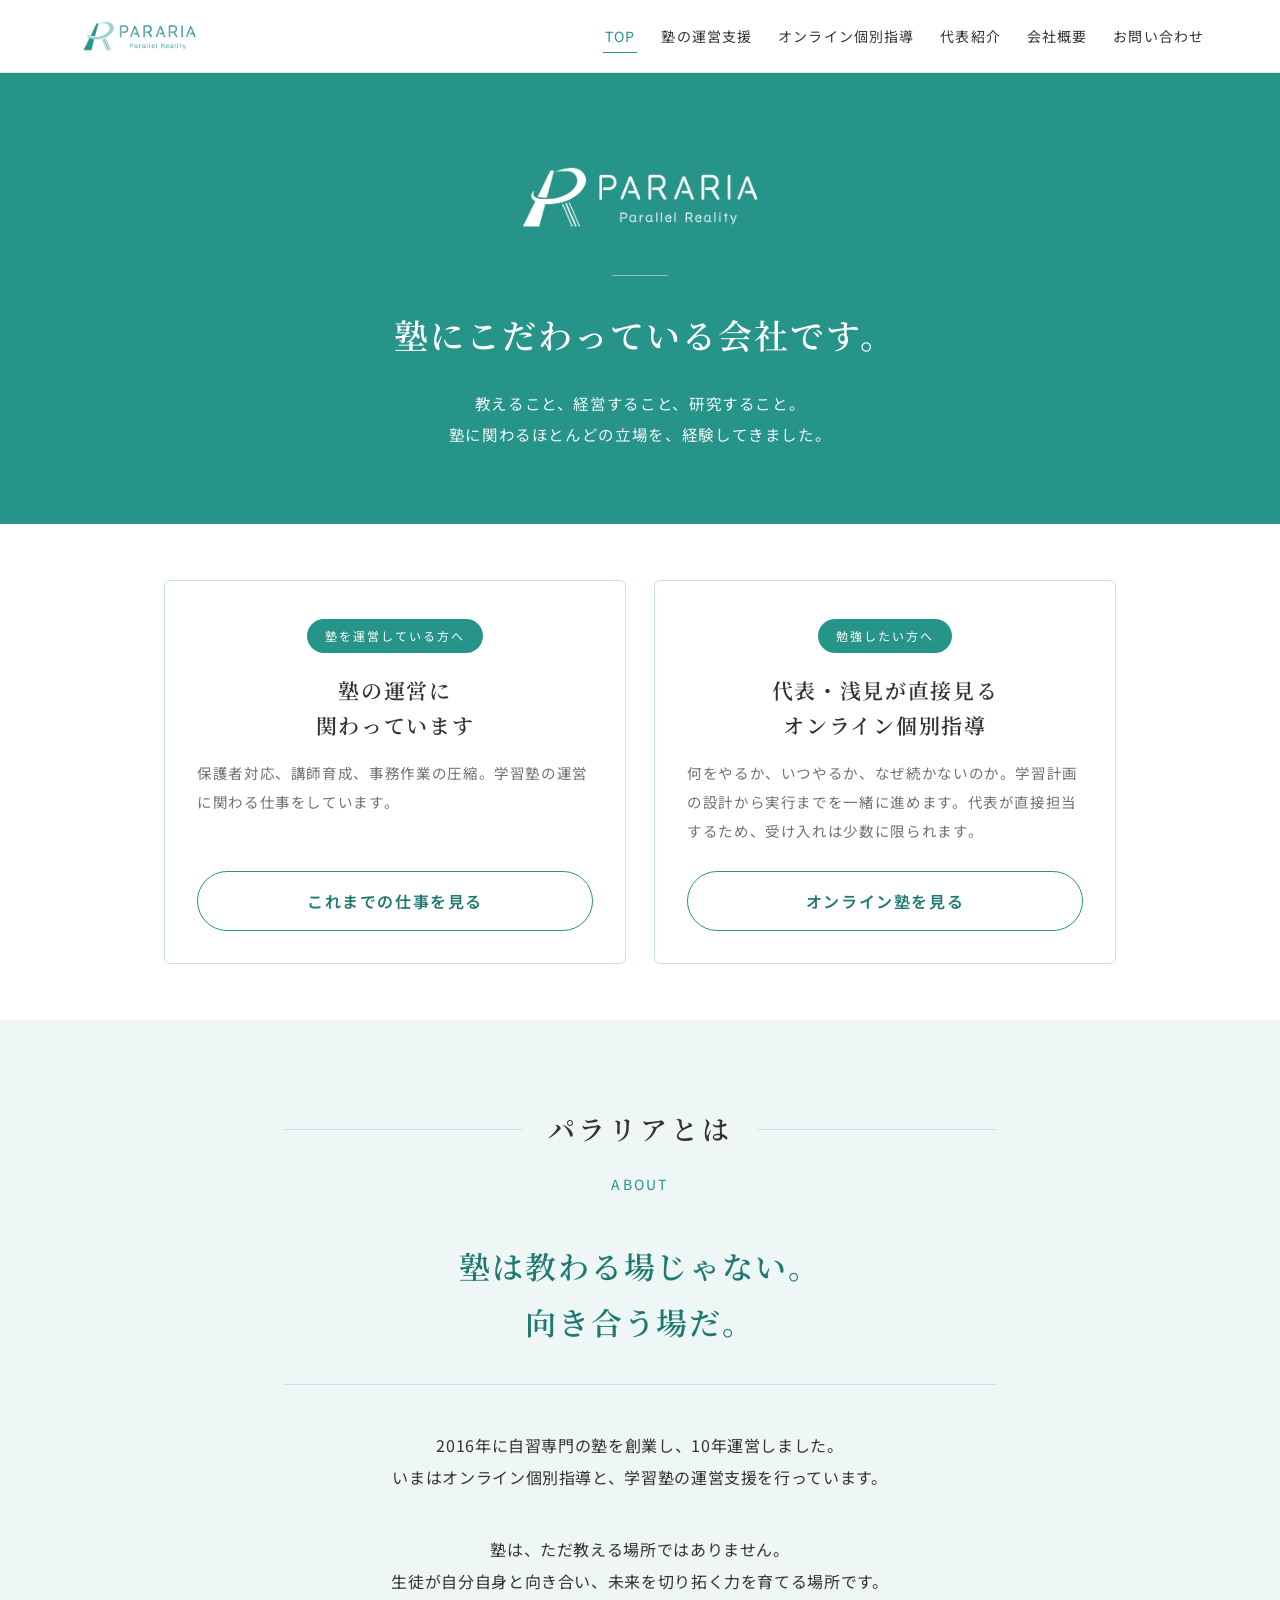
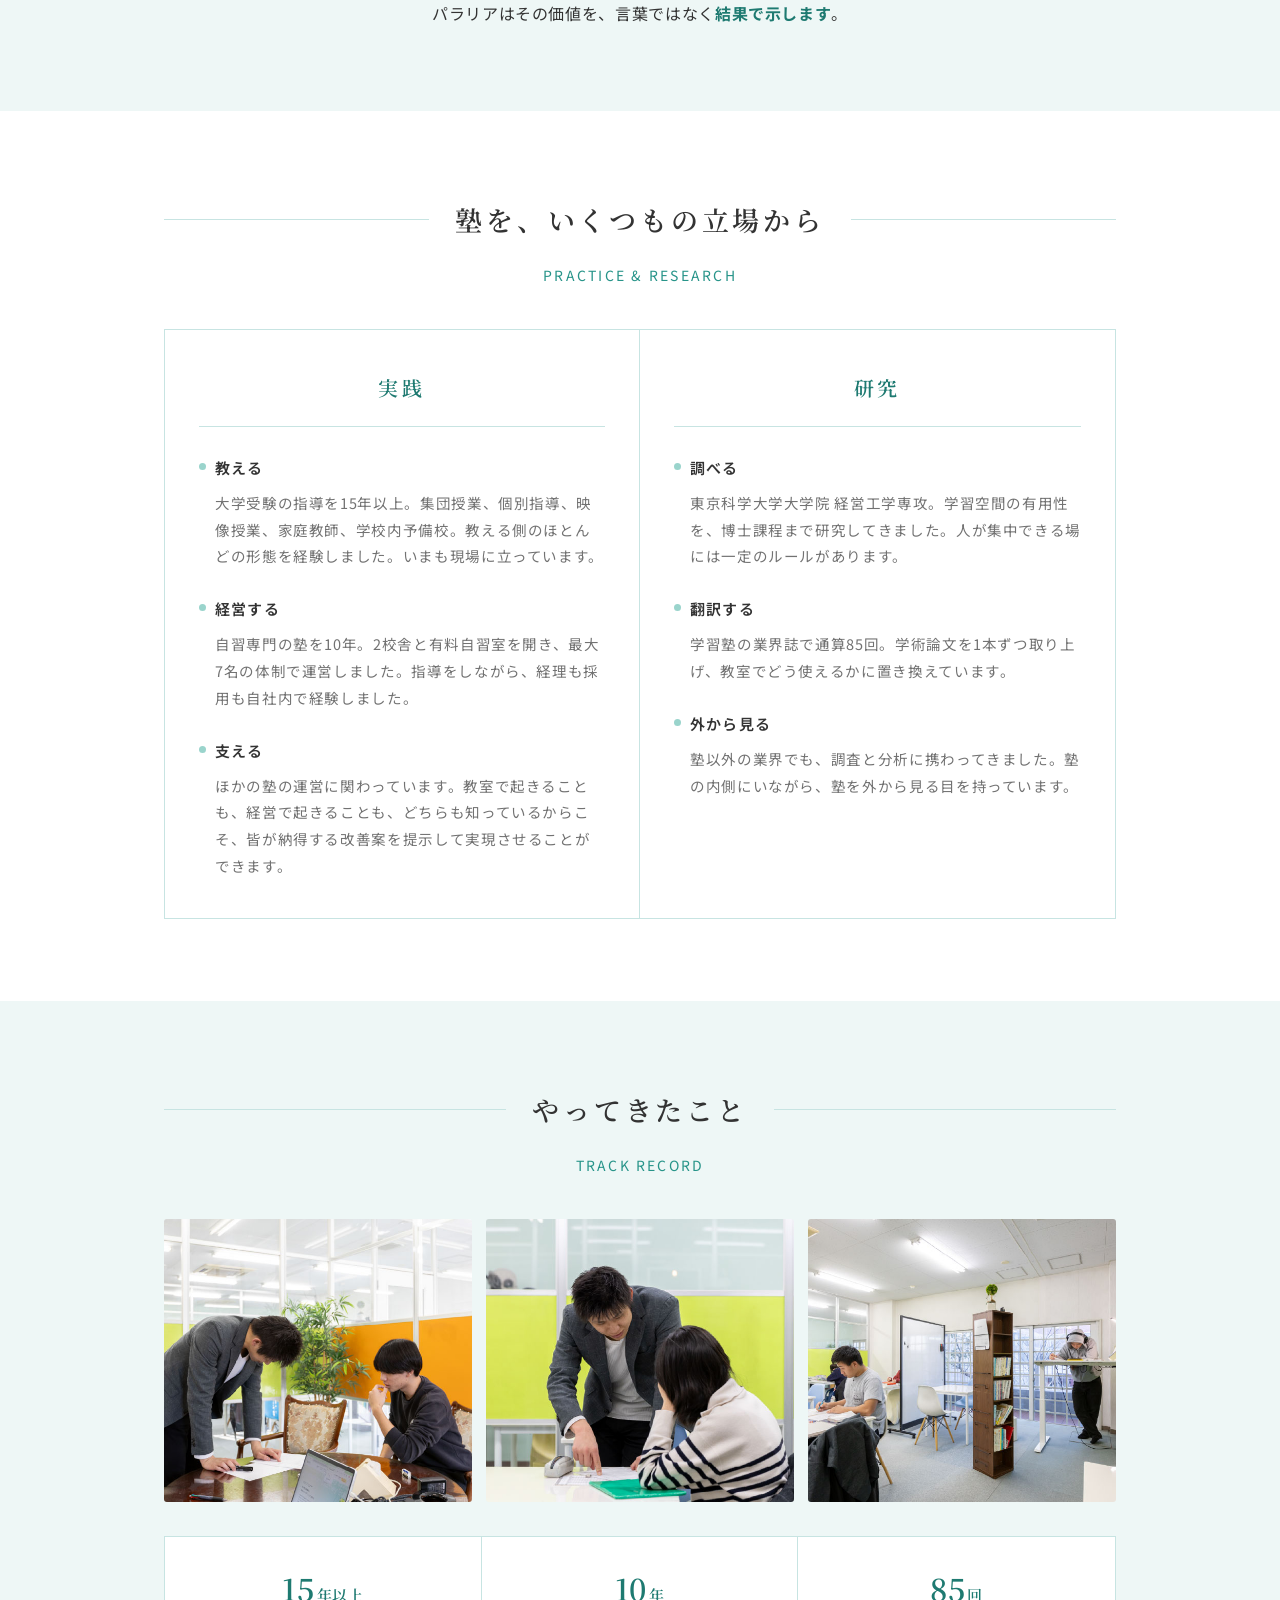
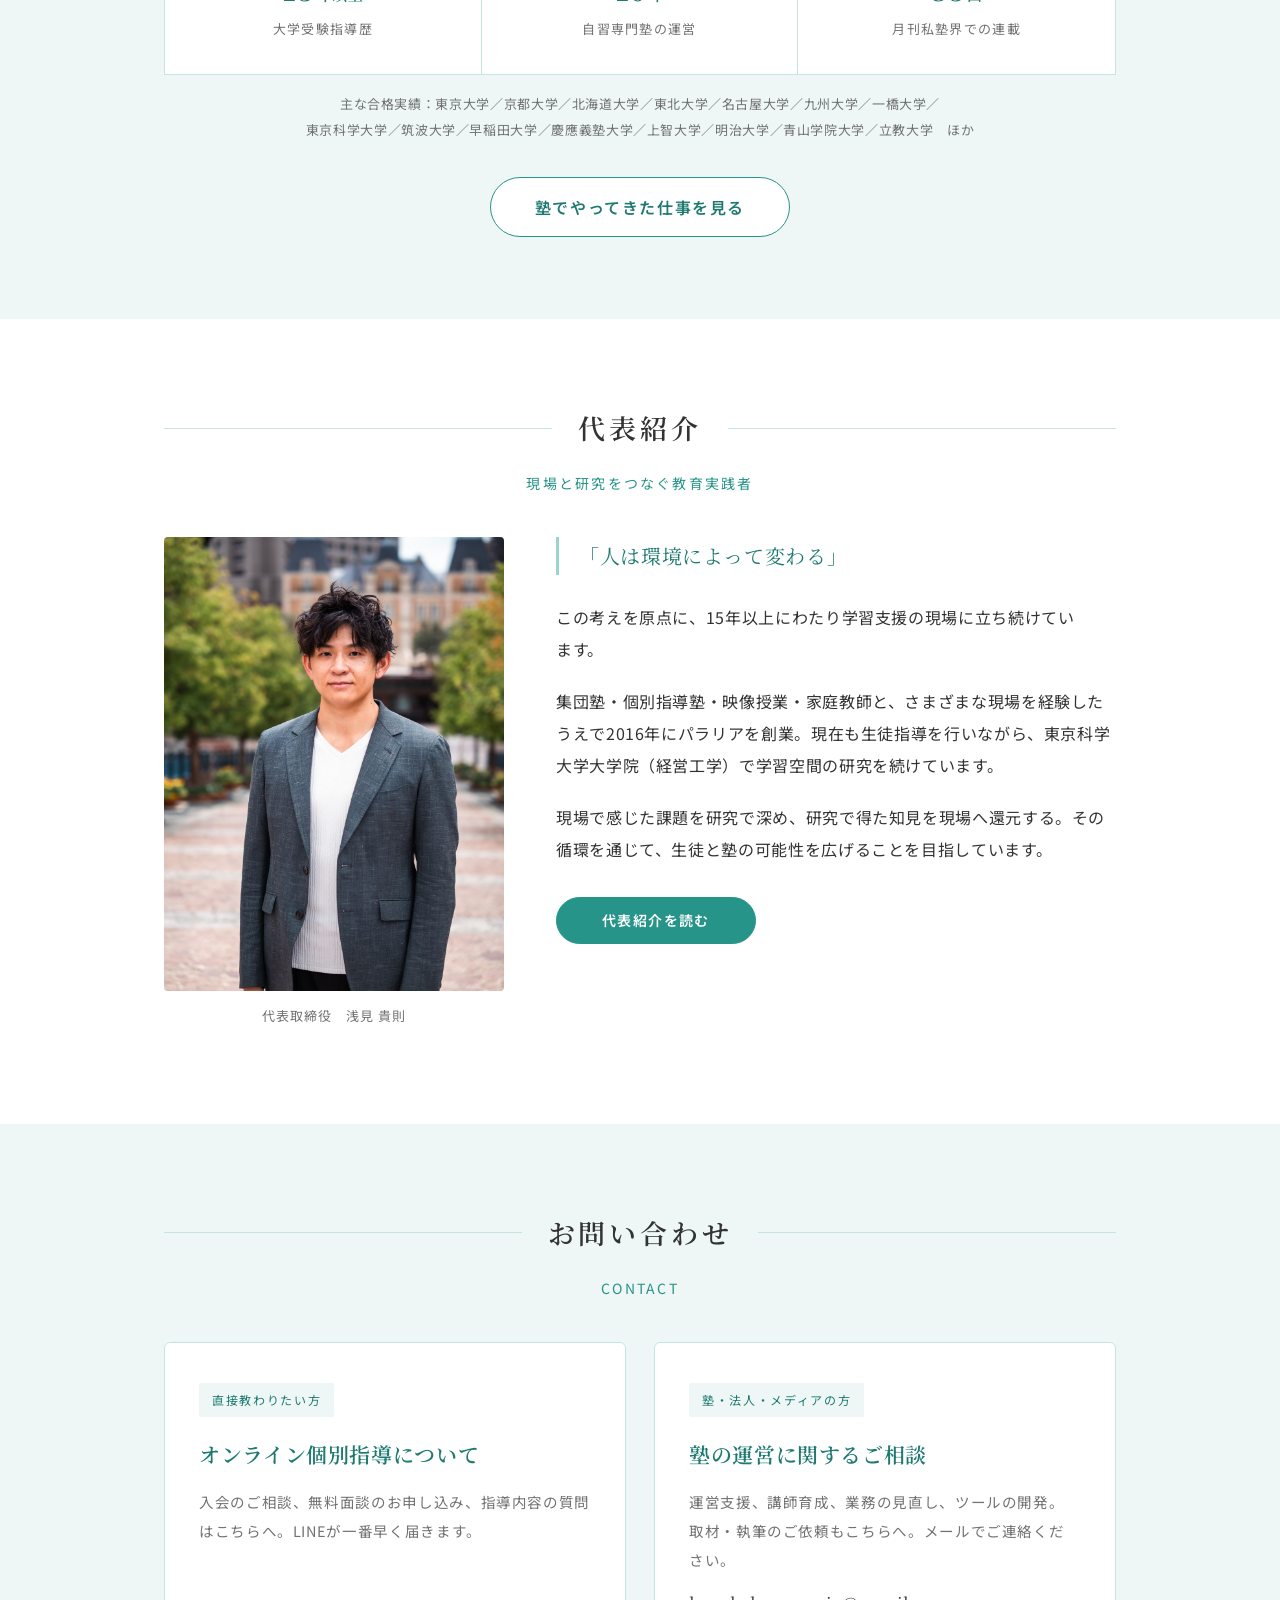
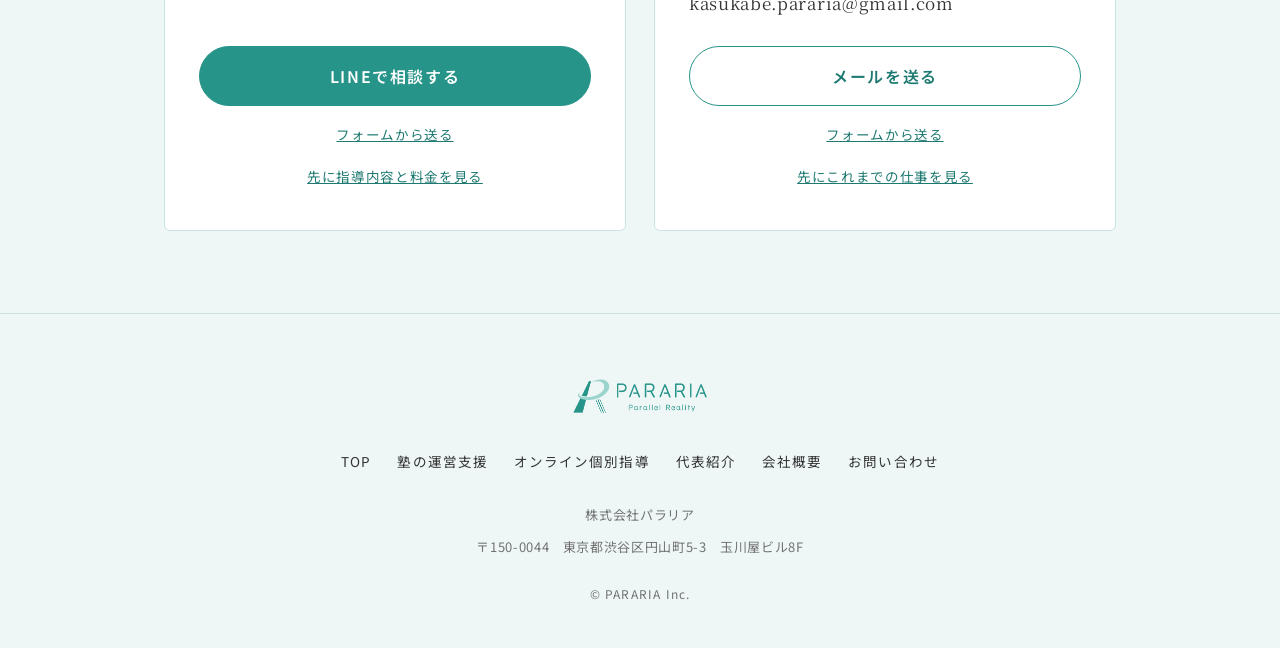
<file: index.html>
<!DOCTYPE html>
<html lang="ja">
<head>
<meta charset="UTF-8">
<meta name="viewport" content="width=device-width, initial-scale=1">
<title>株式会社パラリア</title>
<meta name="description" content="株式会社パラリアは、2016年に自習専門の塾を創業し10年運営してきた会社です。代表はいまも生徒指導の現場に立っています。オンライン個別指導と、塾の運営支援を行っています。">
<link rel="icon" href="assets/img/logo-mark.png">
<link rel="preconnect" href="https://fonts.googleapis.com">
<link rel="preconnect" href="https://fonts.gstatic.com" crossorigin>
<link href="https://fonts.googleapis.com/css2?family=Noto+Sans+JP:wght@400;500;600;700&family=Noto+Serif+JP:wght@500;600&display=swap" rel="stylesheet">
<link rel="canonical" href="https://www.pararia.jp/">
<link rel="stylesheet" href="assets/style.css">
</head>
<body>

<header class="header">
  <div class="header-inner">
    <a class="brand" href="index.html"><img src="assets/img/logo.png" alt="PARARIA Parallel Reality"></a>
    <nav class="nav">
      <ul>
        <li><a href="index.html" aria-current="page">TOP</a></li>
        <li><a href="corporate.html">塾の運営支援</a></li>
        <li><a href="online.html">オンライン個別指導</a></li>
        <li><a href="profile.html">代表紹介</a></li>
        <li><a href="company.html">会社概要</a></li>
        <li><a href="contact.html">お問い合わせ</a></li>
      </ul>
    </nav>
  </div>
</header>

<main>

  <section class="hero">
    <div class="wrap">
      <img class="biglogo" src="assets/img/logo-white.png" alt="PARARIA Parallel Reality">
      <div class="rule"></div>
      <p class="headline"><span class="nobr">塾にこだわっている</span><span class="nobr">会社です。</span></p>
      <p>教えること、経営すること、研究すること。<br>塾に関わるほとんどの立場を、経験してきました。</p>
    </div>
  </section>

  <!-- 2つの入口 -->
  <section class="section tight">
    <div class="wrap">
      <div class="gates">
        <a class="gate" href="corporate.html">
          <span class="tag">塾を運営している方へ</span>
          <h3>塾の運営に<br>関わっています</h3>
          <p>保護者対応、講師育成、事務作業の圧縮。学習塾の運営に関わる仕事をしています。</p>
          <span class="btn ghost">これまでの仕事を見る</span>
        </a>
        <a class="gate" href="online.html">
          <span class="tag">勉強したい方へ</span>
          <h3>代表・浅見が直接見る<br>オンライン個別指導</h3>
          <p>何をやるか、いつやるか、なぜ続かないのか。学習計画の設計から実行までを一緒に進めます。代表が直接担当するため、受け入れは少数に限られます。</p>
          <span class="btn ghost">オンライン塾を見る</span>
        </a>
      </div>
    </div>
  </section>

  <!-- パラリアとは -->
  <section class="section tint">
    <div class="wrap narrow">
      <h2 class="section-title">パラリアとは</h2>
      <p class="section-sub">ABOUT</p>
      <p class="statement">塾は教わる場じゃない。<br>向き合う場だ。</p>
      <p class="lead">
        2016年に自習専門の塾を創業し、10年運営しました。<br>
        いまはオンライン個別指導と、学習塾の運営支援を行っています。
      </p>
      <p class="lead" style="margin-bottom:0">
        塾は、ただ教える場所ではありません。<br>
        生徒が自分自身と向き合い、未来を切り拓く力を育てる場所です。<br>
        パラリアはその価値を、言葉ではなく<strong>結果で示します</strong>。
      </p>
    </div>
  </section>

  <!-- 塾を、いくつもの立場から -->
  <section class="section">
    <div class="wrap">
      <h2 class="section-title">塾を、いくつもの立場から</h2>
      <p class="section-sub">PRACTICE &amp; RESEARCH</p>
      <div class="axes">
        <div class="axis">
          <span class="axis-label">実践</span>
          <dl>
            <dt>教える</dt>
            <dd>大学受験の指導を15年以上。集団授業、個別指導、映像授業、家庭教師、学校内予備校。教える側のほとんどの形態を経験しました。いまも現場に立っています。</dd>
          </dl>
          <dl>
            <dt>経営する</dt>
            <dd>自習専門の塾を10年。2校舎と有料自習室を開き、最大7名の体制で運営しました。指導をしながら、経理も採用も自社内で経験しました。</dd>
          </dl>
          <dl>
            <dt>支える</dt>
            <dd>ほかの塾の運営に関わっています。教室で起きることも、経営で起きることも、どちらも知っているからこそ、皆が納得する改善案を提示して実現させることができます。</dd>
          </dl>
        </div>
        <div class="axis">
          <span class="axis-label">研究</span>
          <dl>
            <dt>調べる</dt>
            <dd>東京科学大学大学院 経営工学専攻。学習空間の有用性を、博士課程まで研究してきました。人が集中できる場には一定のルールがあります。</dd>
          </dl>
          <dl>
            <dt>翻訳する</dt>
            <dd>学習塾の業界誌で通算85回。学術論文を1本ずつ取り上げ、教室でどう使えるかに置き換えています。</dd>
          </dl>
          <dl>
            <dt>外から見る</dt>
            <dd>塾以外の業界でも、調査と分析に携わってきました。塾の内側にいながら、塾を外から見る目を持っています。</dd>
          </dl>
        </div>
      </div>
    </div>
  </section>

  <!-- やってきたこと -->
  <section class="section tint">
    <div class="wrap">
      <h2 class="section-title">やってきたこと</h2>
      <p class="section-sub">TRACK RECORD</p>
      <div class="photos">
        <img src="assets/img/photo_8145b1.jpg" alt="生徒と一対一で向き合う指導の様子">
        <img src="assets/img/photo_c5e2f2.jpg" alt="学習計画を一緒に組み立てる様子">
        <img src="assets/img/photo_e7d11a.jpg" alt="自習に集中できる学習空間">
      </div>
      <div class="stats c3" style="margin-top:34px">
        <div class="stat">
          <span class="v">15<small>年以上</small></span>
          <span class="k">大学受験指導歴</span>
        </div>
        <div class="stat">
          <span class="v">10<small>年</small></span>
          <span class="k">自習専門塾の運営</span>
        </div>
        <div class="stat">
          <span class="v">85<small>回</small></span>
          <span class="k">月刊私塾界での連載</span>
        </div>
      </div>
      <p class="table-note">
        主な合格実績：東京大学／京都大学／北海道大学／東北大学／名古屋大学／九州大学／一橋大学／<br>
        東京科学大学／筑波大学／早稲田大学／慶應義塾大学／上智大学／明治大学／青山学院大学／立教大学　ほか
      </p>
      <div class="btns" style="margin-top:34px">
        <a class="btn ghost" href="corporate.html">塾でやってきた仕事を見る</a>
      </div>
    </div>
  </section>

  <!-- 代表 -->
  <section class="section">
    <div class="wrap">
      <h2 class="section-title">代表紹介</h2>
      <p class="section-sub">現場と研究をつなぐ教育実践者</p>
      <div class="profile">
        <div class="profile-photo">
          <img src="assets/img/asami.jpg" alt="株式会社パラリア 代表取締役 浅見貴則">
          <p class="cap">代表取締役　浅見 貴則</p>
        </div>
        <div class="profile-body">
          <p class="quote">「人は環境によって変わる」</p>
          <p>この考えを原点に、15年以上にわたり学習支援の現場に立ち続けています。</p>
          <p>集団塾・個別指導塾・映像授業・家庭教師と、さまざまな現場を経験したうえで2016年にパラリアを創業。現在も生徒指導を行いながら、東京科学大学大学院（経営工学）で学習空間の研究を続けています。</p>
          <p>現場で感じた課題を研究で深め、研究で得た知見を現場へ還元する。その循環を通じて、生徒と塾の可能性を広げることを目指しています。</p>
          <p style="margin-top:32px"><a class="btn sm" href="profile.html">代表紹介を読む</a></p>
        </div>
      </div>
    </div>
  </section>

  <!-- CTA -->
  <section class="section tint">
    <div class="wrap">
      <h2 class="section-title">お問い合わせ</h2>
      <p class="section-sub">CONTACT</p>
      <div class="windows">
        <div class="window">
          <span class="tag">直接教わりたい方</span>
          <h3>オンライン個別指導について</h3>
          <p>入会のご相談、無料面談のお申し込み、指導内容の質問はこちらへ。LINEが一番早く届きます。</p>
          <div class="to">
            <a class="btn" href="https://line.me/R/ti/p/@ruy4168i" target="_blank" rel="noopener">LINEで相談する</a>
            <a class="sub-link" href="form-online.html">フォームから送る</a>
            <a class="sub-link" href="online.html">先に指導内容と料金を見る</a>
          </div>
        </div>
        <div class="window">
          <span class="tag">塾・法人・メディアの方</span>
          <h3>塾の運営に関するご相談</h3>
          <p>運営支援、講師育成、業務の見直し、ツールの開発。取材・執筆のご依頼もこちらへ。メールでご連絡ください。</p>
          <p class="addr"><a href="mailto:kasukabe.pararia@gmail.com">kasukabe.pararia@gmail.com</a></p>
          <div class="to">
            <a class="btn ghost" href="mailto:kasukabe.pararia@gmail.com">メールを送る</a>
            <a class="sub-link" href="form-corporate.html">フォームから送る</a>
            <a class="sub-link" href="corporate.html">先にこれまでの仕事を見る</a>
          </div>
        </div>
      </div>
    </div>
  </section>

</main>

<footer class="footer">
  <div class="wrap">
    <img class="flogo" src="assets/img/logo.png" alt="PARARIA">
    <nav>
      <ul>
        <li><a href="index.html">TOP</a></li>
        <li><a href="corporate.html">塾の運営支援</a></li>
        <li><a href="online.html">オンライン個別指導</a></li>
        <li><a href="profile.html">代表紹介</a></li>
        <li><a href="company.html">会社概要</a></li>
        <li><a href="contact.html">お問い合わせ</a></li>
      </ul>
    </nav>
    <p class="meta">株式会社パラリア</p>
    <p class="meta">〒150-0044　東京都渋谷区円山町5-3　玉川屋ビル8F</p>
    <p class="copy">&copy; PARARIA Inc.</p>
  </div>
</footer>

</body>
</html>
</file>
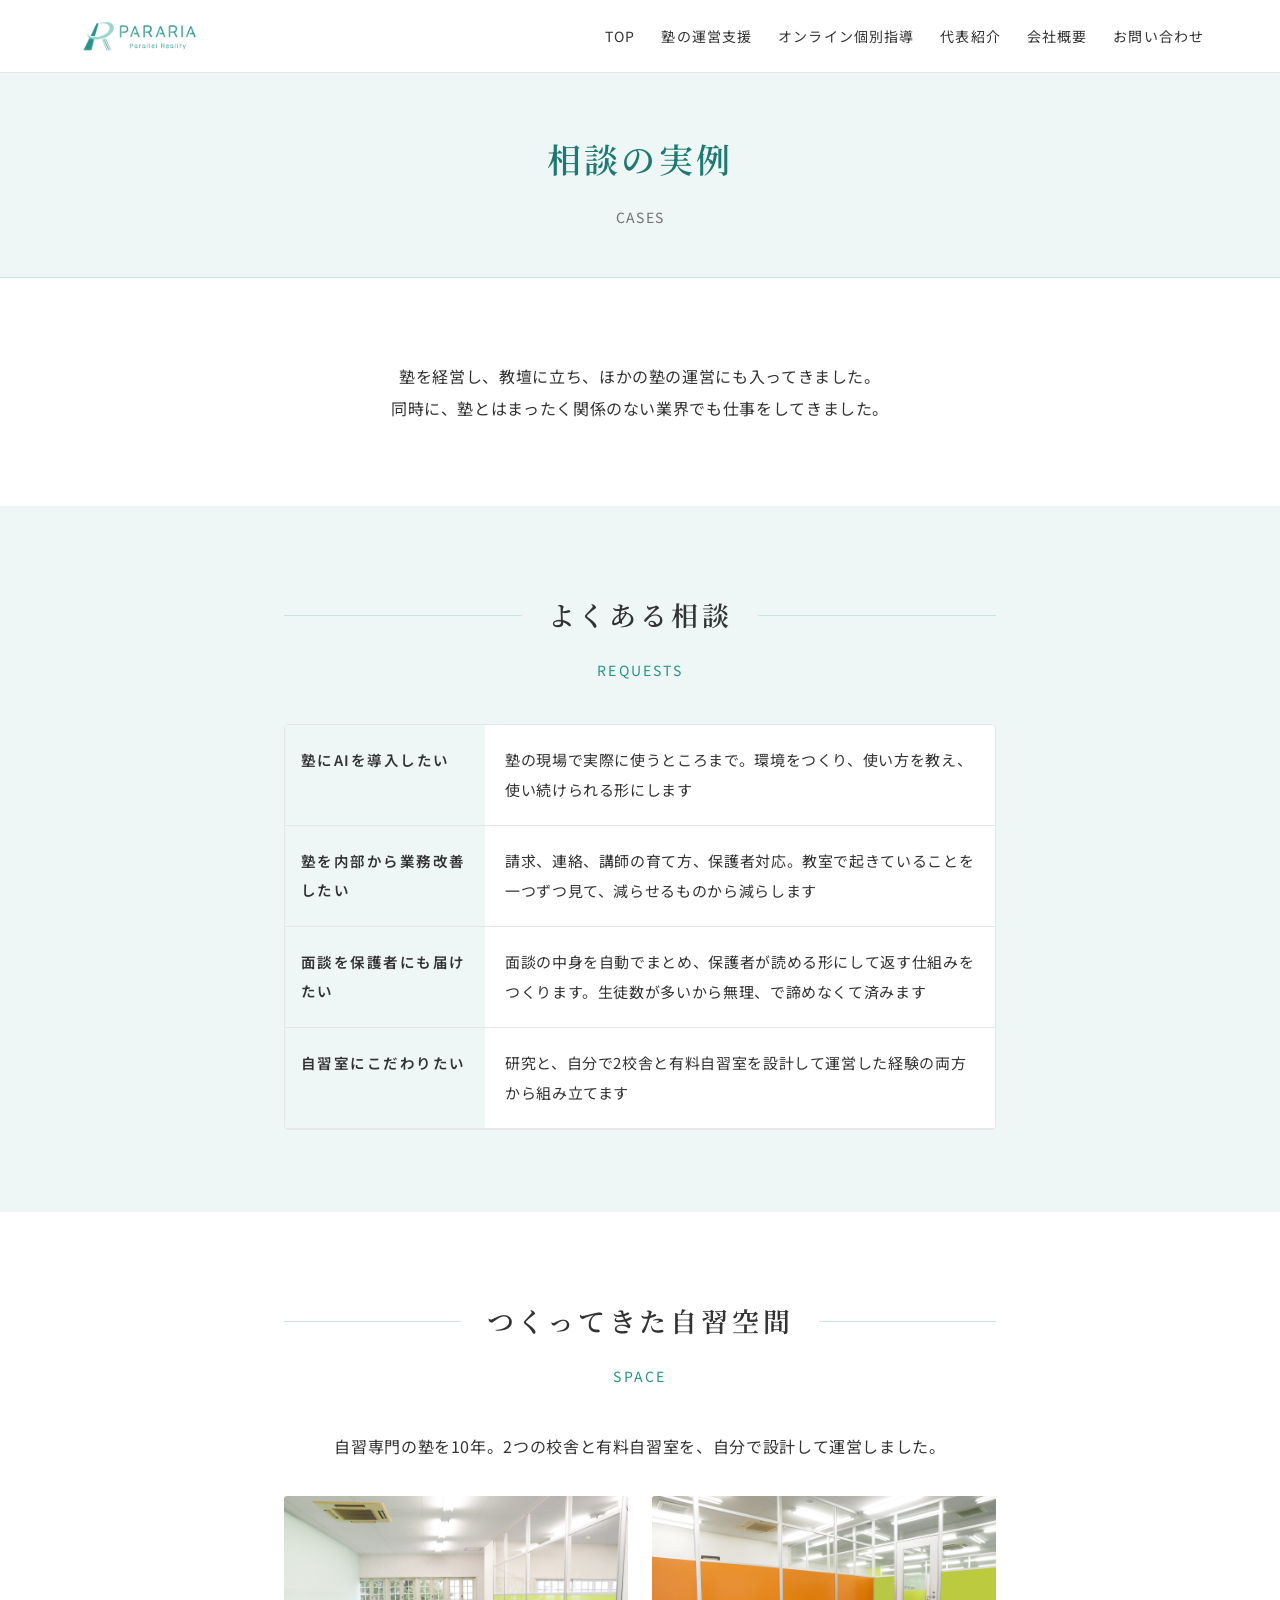
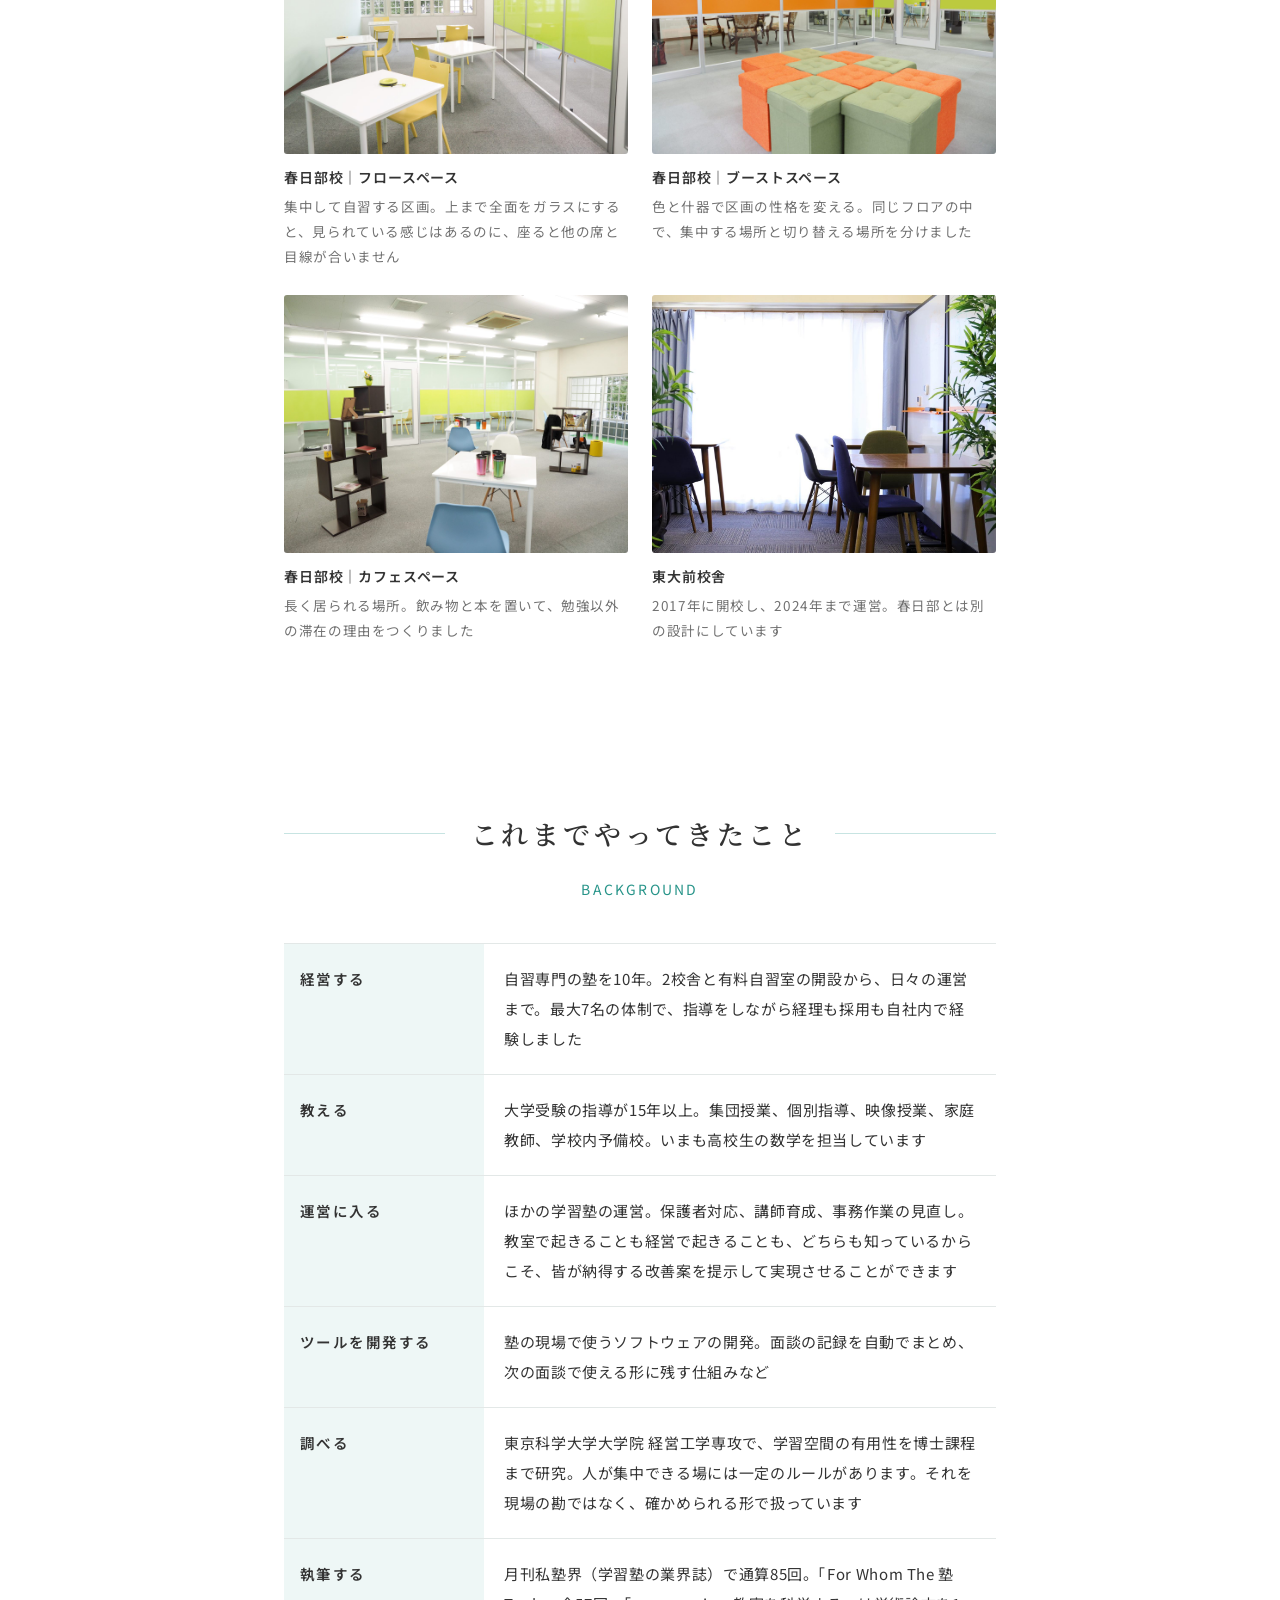
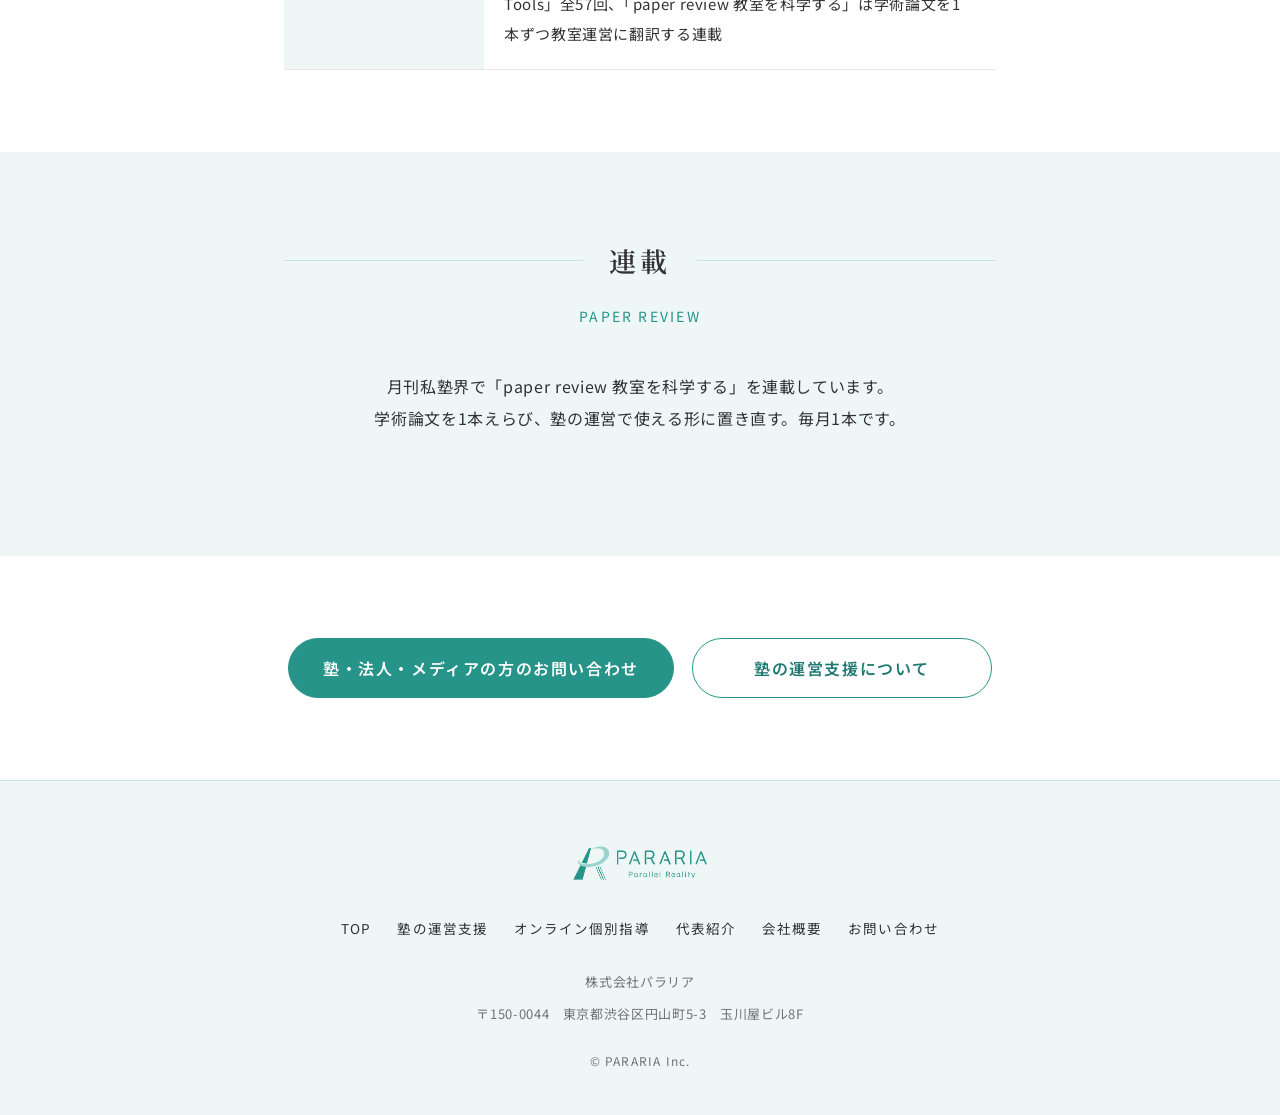
<file: card.html>
<!DOCTYPE html>
<html lang="ja">
<head>
<meta charset="UTF-8">
<meta name="viewport" content="width=device-width, initial-scale=1">
<title>相談の実例｜株式会社パラリア</title>
<meta name="description" content="学習塾の運営支援。面談記録の仕組み、講師育成、事務作業の見直し、生成AIの導入、自習空間の設計。">
<meta name="robots" content="noindex, follow">
<link rel="icon" href="assets/img/logo-mark.png">
<link rel="preconnect" href="https://fonts.googleapis.com">
<link rel="preconnect" href="https://fonts.gstatic.com" crossorigin>
<link href="https://fonts.googleapis.com/css2?family=Noto+Sans+JP:wght@400;500;600;700&family=Noto+Serif+JP:wght@500;600&display=swap" rel="stylesheet">
<link rel="stylesheet" href="assets/style.css">
</head>
<body>

<header class="header">
  <div class="header-inner">
    <a class="brand" href="index.html"><img src="assets/img/logo.png" alt="PARARIA Parallel Reality"></a>
    <nav class="nav">
      <ul>
        <li><a href="index.html">TOP</a></li>
        <li><a href="corporate.html">塾の運営支援</a></li>
        <li><a href="online.html">オンライン個別指導</a></li>
        <li><a href="profile.html">代表紹介</a></li>
        <li><a href="company.html">会社概要</a></li>
        <li><a href="contact.html">お問い合わせ</a></li>
      </ul>
    </nav>
  </div>
</header>

<main>

  <section class="pagehead">
    <h1>相談の実例</h1>
    <p>CASES</p>
  </section>

  <section class="section">
    <div class="wrap narrow">
      <p class="lead" style="margin-bottom:0">
        塾を経営し、教壇に立ち、ほかの塾の運営にも入ってきました。<br>
        同時に、塾とはまったく関係のない業界でも仕事をしてきました。
      </p>
    </div>
  </section>

  <section class="section tint">
    <div class="wrap narrow">
      <h2 class="section-title">よくある相談</h2>
      <p class="section-sub">REQUESTS</p>
      <div class="deflist">
        <dl>
          <dt>塾にAIを導入したい</dt>
          <dd>塾の現場で実際に使うところまで。環境をつくり、使い方を教え、使い続けられる形にします</dd>
        </dl>
        <dl>
          <dt>塾を内部から業務改善したい</dt>
          <dd>請求、連絡、講師の育て方、保護者対応。教室で起きていることを一つずつ見て、減らせるものから減らします</dd>
        </dl>
        <dl>
          <dt>面談を保護者にも届けたい</dt>
          <dd>面談の中身を自動でまとめ、保護者が読める形にして返す仕組みをつくります。生徒数が多いから無理、で諦めなくて済みます</dd>
        </dl>
        <dl>
          <dt>自習室にこだわりたい</dt>
          <dd>研究と、自分で2校舎と有料自習室を設計して運営した経験の両方から組み立てます</dd>
        </dl>
      </div>
    </div>
  </section>

  <section class="section">
    <div class="wrap narrow">
      <h2 class="section-title">つくってきた自習空間</h2>
      <p class="section-sub">SPACE</p>
      <p class="lead" style="font-size:1rem;margin-bottom:34px">
        自習専門の塾を10年。2つの校舎と有料自習室を、自分で設計して運営しました。
      </p>
      <div class="casephotos">
        <figure>
          <img src="assets/img/case/kasukabe-flow.jpg" alt="春日部校 フロースペース" loading="lazy">
          <figcaption><b>春日部校｜フロースペース</b>集中して自習する区画。上まで全面をガラスにすると、見られている感じはあるのに、座ると他の席と目線が合いません</figcaption>
        </figure>
        <figure>
          <img src="assets/img/case/kasukabe-boost.jpg" alt="春日部校 ブーストスペース" loading="lazy">
          <figcaption><b>春日部校｜ブーストスペース</b>色と什器で区画の性格を変える。同じフロアの中で、集中する場所と切り替える場所を分けました</figcaption>
        </figure>
        <figure>
          <img src="assets/img/case/kasukabe-cafe.jpg" alt="春日部校 カフェスペース" loading="lazy">
          <figcaption><b>春日部校｜カフェスペース</b>長く居られる場所。飲み物と本を置いて、勉強以外の滞在の理由をつくりました</figcaption>
        </figure>
        <figure>
          <img src="assets/img/case/todaimae.jpg" alt="東大前校舎 内装" loading="lazy">
          <figcaption><b>東大前校舎</b>2017年に開校し、2024年まで運営。春日部とは別の設計にしています</figcaption>
        </figure>
      </div>
    </div>
  </section>

  <section class="section">
    <div class="wrap narrow">
      <h2 class="section-title">これまでやってきたこと</h2>
      <p class="section-sub">BACKGROUND</p>
      <div class="deflist">
        <dl>
          <dt>経営する</dt>
          <dd>自習専門の塾を10年。2校舎と有料自習室の開設から、日々の運営まで。最大7名の体制で、指導をしながら経理も採用も自社内で経験しました</dd>
        </dl>
        <dl>
          <dt>教える</dt>
          <dd>大学受験の指導が15年以上。集団授業、個別指導、映像授業、家庭教師、学校内予備校。いまも高校生の数学を担当しています</dd>
        </dl>
        <dl>
          <dt>運営に入る</dt>
          <dd>ほかの学習塾の運営。保護者対応、講師育成、事務作業の見直し。教室で起きることも経営で起きることも、どちらも知っているからこそ、皆が納得する改善案を提示して実現させることができます</dd>
        </dl>
        <dl>
          <dt>ツールを開発する</dt>
          <dd>塾の現場で使うソフトウェアの開発。面談の記録を自動でまとめ、次の面談で使える形に残す仕組みなど</dd>
        </dl>
        <dl>
          <dt>調べる</dt>
          <dd>東京科学大学大学院 経営工学専攻で、学習空間の有用性を博士課程まで研究。人が集中できる場には一定のルールがあります。それを現場の勘ではなく、確かめられる形で扱っています</dd>
        </dl>
        <dl>
          <dt>執筆する</dt>
          <dd>月刊私塾界（学習塾の業界誌）で通算85回。「For Whom The 塾 Tools」全57回、「paper review 教室を科学する」は学術論文を1本ずつ教室運営に翻訳する連載</dd>
        </dl>
      </div>
    </div>
  </section>

  <section class="section tint">
    <div class="wrap narrow">
      <h2 class="section-title">連載</h2>
      <p class="section-sub">PAPER REVIEW</p>
      <p class="lead" style="font-size:1rem">
        月刊私塾界で「paper review 教室を科学する」を連載しています。<br>
        学術論文を1本えらび、塾の運営で使える形に置き直す。毎月1本です。
      </p>
    </div>
  </section>

  <section class="section">
    <div class="wrap narrow">
      <div class="btns" style="margin-top:0">
        <a class="btn" href="form-corporate.html">塾・法人・メディアの方のお問い合わせ</a>
        <a class="btn ghost" href="corporate.html">塾の運営支援について</a>
      </div>
    </div>
  </section>

</main>

<footer class="footer">
  <div class="wrap">
    <img class="flogo" src="assets/img/logo.png" alt="PARARIA">
    <nav>
      <ul>
        <li><a href="index.html">TOP</a></li>
        <li><a href="corporate.html">塾の運営支援</a></li>
        <li><a href="online.html">オンライン個別指導</a></li>
        <li><a href="profile.html">代表紹介</a></li>
        <li><a href="company.html">会社概要</a></li>
        <li><a href="contact.html">お問い合わせ</a></li>
      </ul>
    </nav>
    <p class="meta">株式会社パラリア</p>
    <p class="meta">〒150-0044　東京都渋谷区円山町5-3　玉川屋ビル8F</p>
    <p class="copy">&copy; PARARIA Inc.</p>
  </div>
</footer>

</body>
</html>
</file>
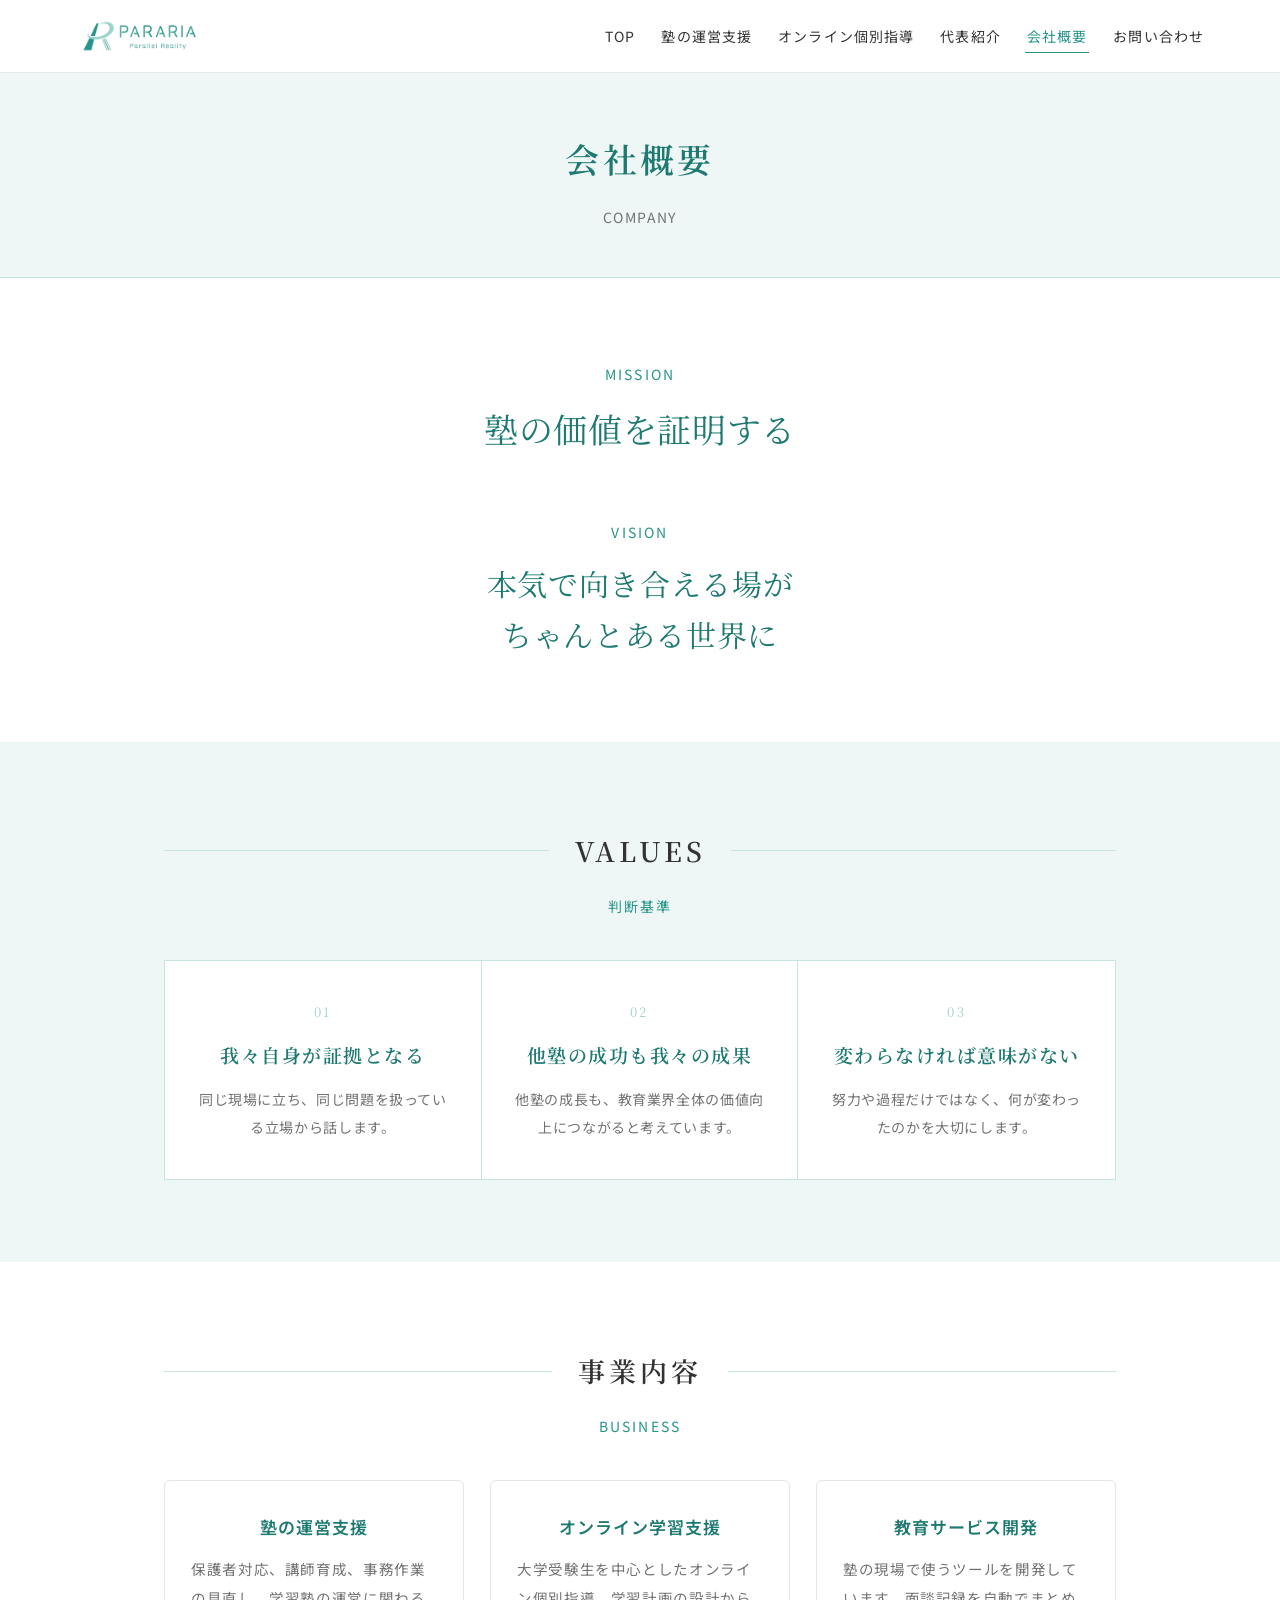
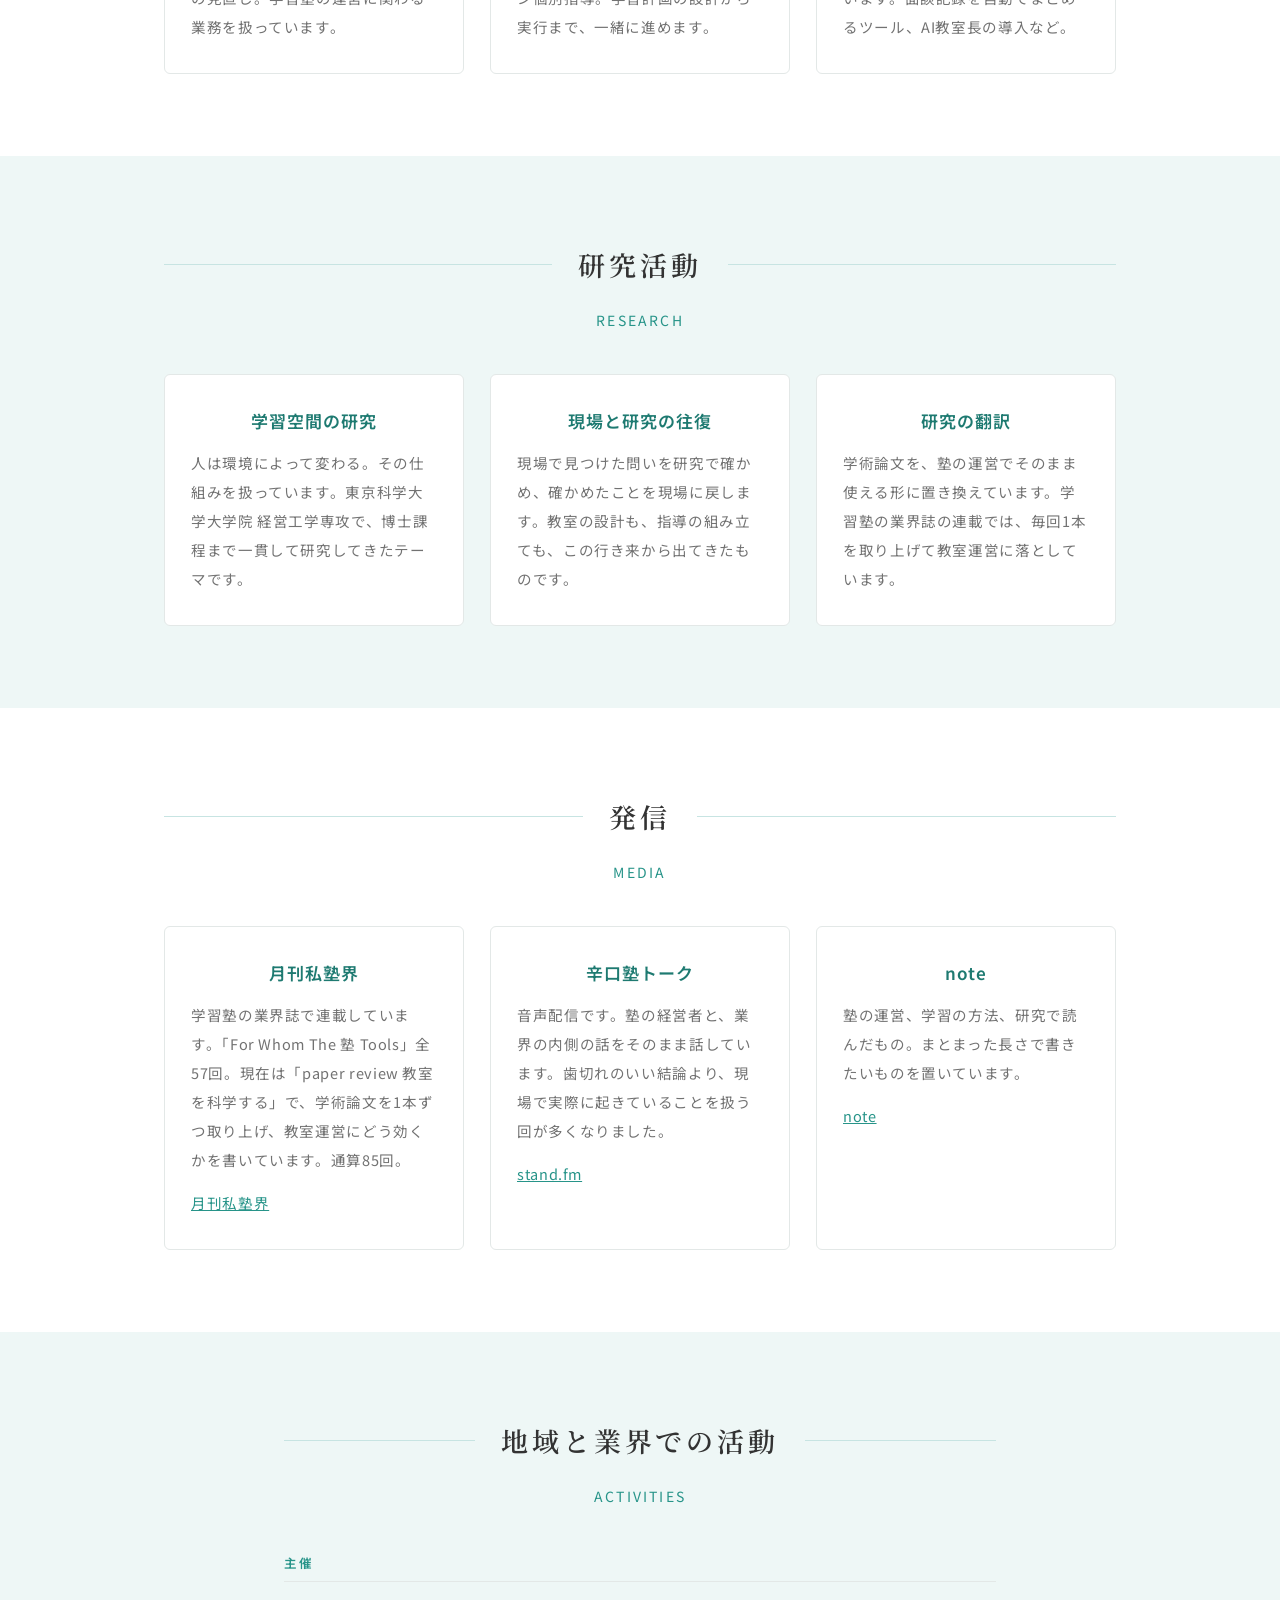
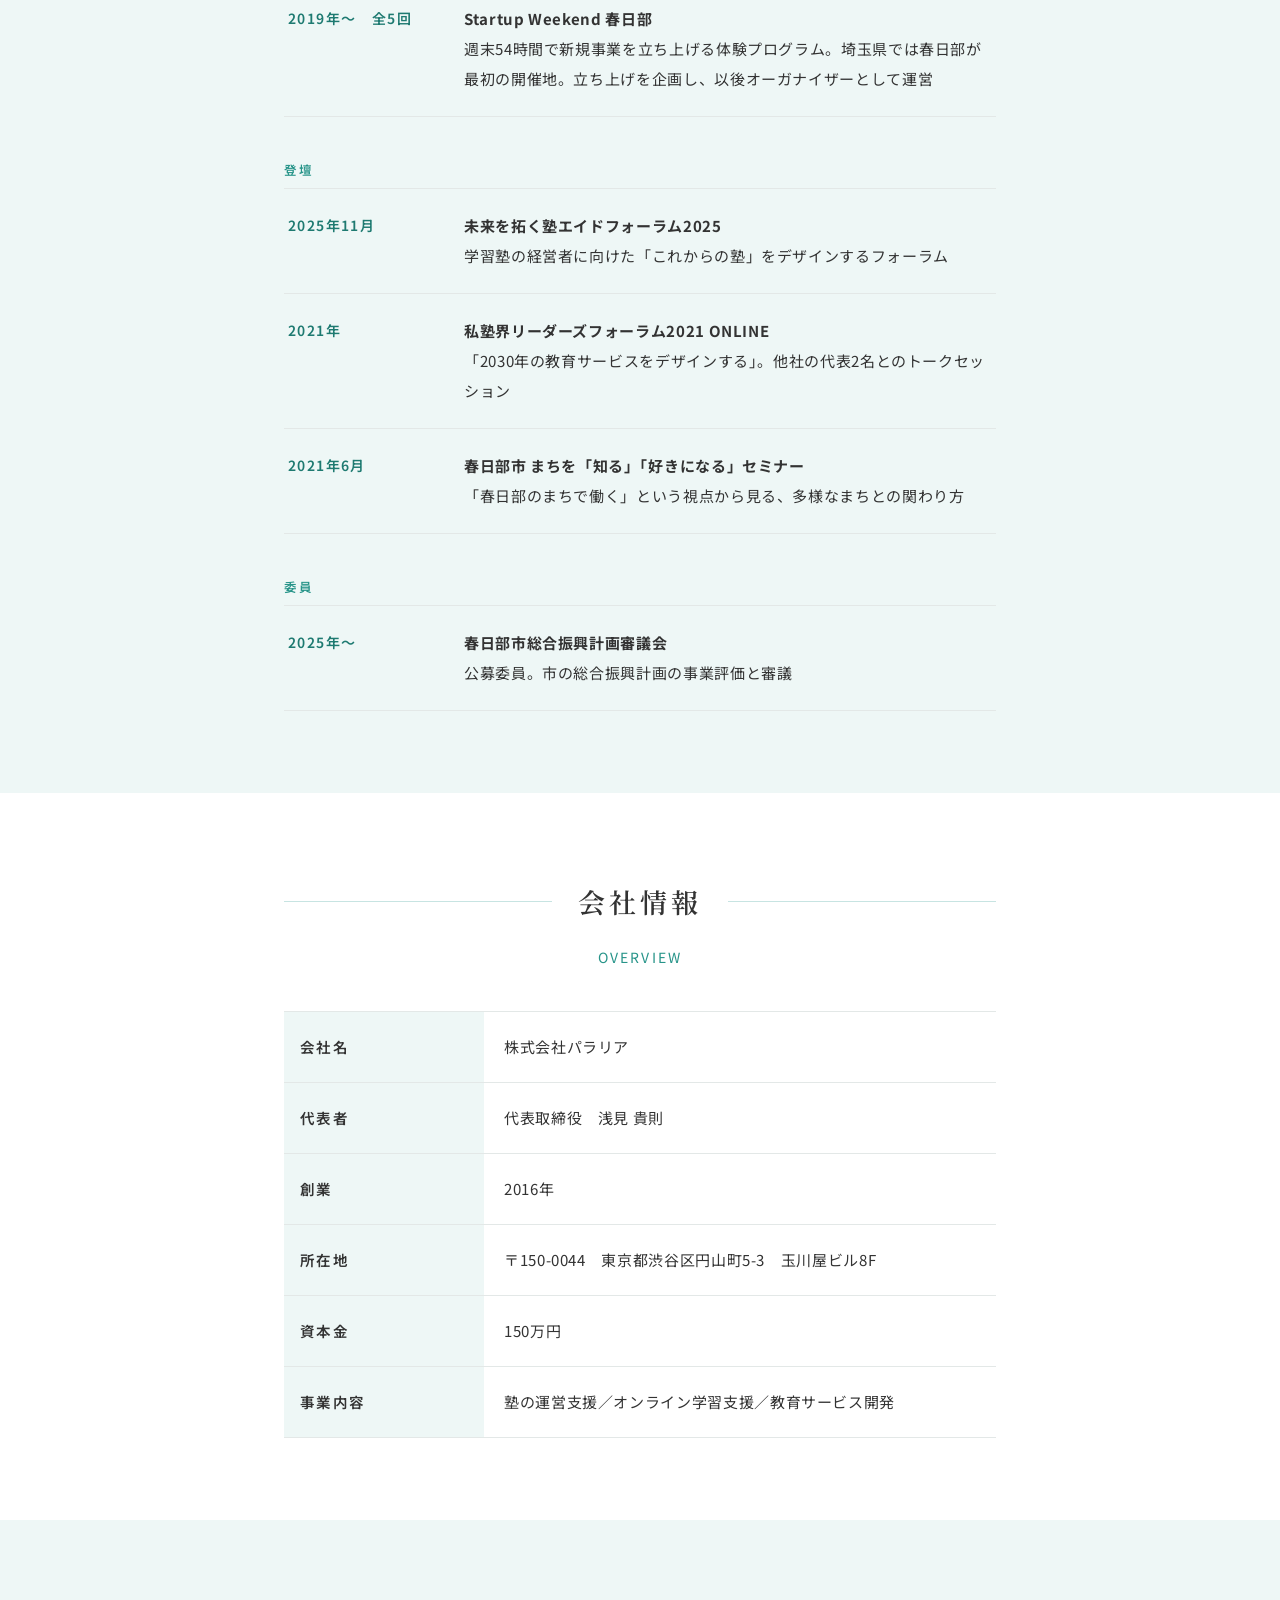
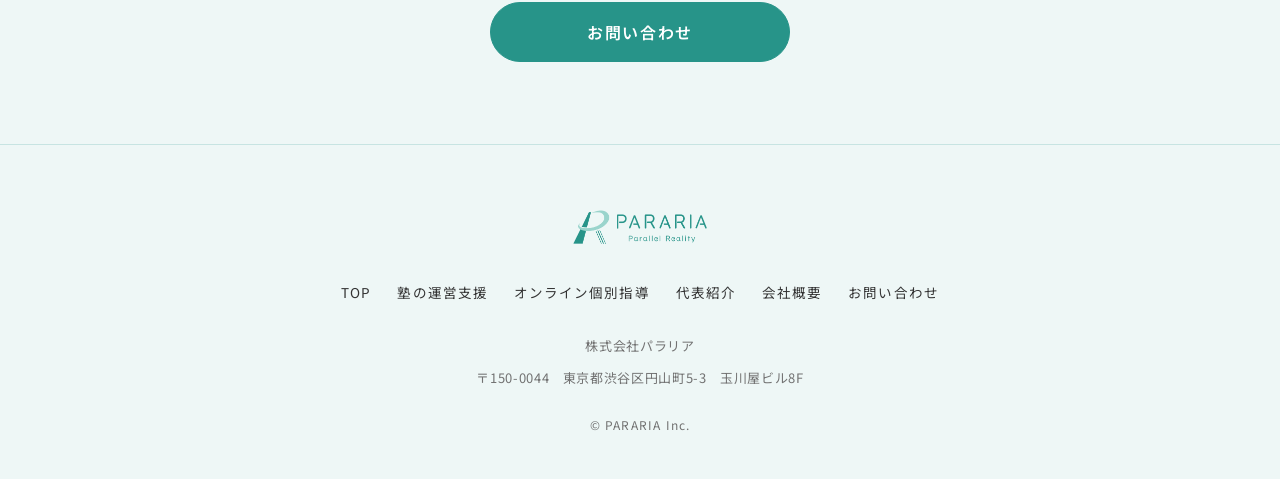
<file: company.html>
<!DOCTYPE html>
<html lang="ja">
<head>
<meta charset="UTF-8">
<meta name="viewport" content="width=device-width, initial-scale=1">
<title>会社概要｜株式会社パラリア</title>
<meta name="description" content="株式会社パラリアの会社概要。ミッション「塾の価値を証明する」、ビジョン「本気で向き合える場がちゃんとある世界に」。塾の運営支援・オンライン学習支援・教育サービス開発を行っています。">
<link rel="icon" href="assets/img/logo-mark.png">
<link rel="preconnect" href="https://fonts.googleapis.com">
<link rel="preconnect" href="https://fonts.gstatic.com" crossorigin>
<link href="https://fonts.googleapis.com/css2?family=Noto+Sans+JP:wght@400;500;600;700&family=Noto+Serif+JP:wght@500;600&display=swap" rel="stylesheet">
<link rel="canonical" href="https://www.pararia.jp/company.html">
<link rel="stylesheet" href="assets/style.css">
</head>
<body>

<header class="header">
  <div class="header-inner">
    <a class="brand" href="index.html"><img src="assets/img/logo.png" alt="PARARIA Parallel Reality"></a>
    <nav class="nav">
      <ul>
        <li><a href="index.html">TOP</a></li>
        <li><a href="corporate.html">塾の運営支援</a></li>
        <li><a href="online.html">オンライン個別指導</a></li>
        <li><a href="profile.html">代表紹介</a></li>
        <li><a href="company.html" aria-current="page">会社概要</a></li>
        <li><a href="contact.html">お問い合わせ</a></li>
      </ul>
    </nav>
  </div>
</header>

<main>

  <section class="pagehead">
    <h1>会社概要</h1>
    <p>COMPANY</p>
  </section>

  <!-- MISSION / VISION -->
  <section class="section">
    <div class="wrap narrow">
      <p class="section-sub" style="margin-bottom:12px">MISSION</p>
      <p class="lead" style="font-family:var(--serif);font-size:clamp(24px,4vw,34px);color:var(--teal-dark);line-height:1.7;margin-bottom:60px">
        塾の価値を証明する
      </p>
      <p class="section-sub" style="margin-bottom:12px">VISION</p>
      <p class="lead" style="font-family:var(--serif);font-size:clamp(22px,3.6vw,30px);color:var(--teal-dark);line-height:1.7;margin-bottom:0">
        本気で向き合える場が<br>ちゃんとある世界に
      </p>
    </div>
  </section>

  <!-- VALUES -->
  <section class="section tint">
    <div class="wrap">
      <h2 class="section-title">VALUES</h2>
      <p class="section-sub">判断基準</p>
      <div class="values">
        <div class="value">
          <span class="no">01</span>
          <h3>我々自身が証拠となる</h3>
          <p>同じ現場に立ち、同じ問題を扱っている立場から話します。</p>
        </div>
        <div class="value">
          <span class="no">02</span>
          <h3>他塾の成功も我々の成果</h3>
          <p>他塾の成長も、教育業界全体の価値向上につながると考えています。</p>
        </div>
        <div class="value">
          <span class="no">03</span>
          <h3>変わらなければ意味がない</h3>
          <p>努力や過程だけではなく、何が変わったのかを大切にします。</p>
        </div>
      </div>
    </div>
  </section>

  <!-- 事業内容 -->
  <section class="section">
    <div class="wrap">
      <h2 class="section-title">事業内容</h2>
      <p class="section-sub">BUSINESS</p>
      <div class="cards c3">
        <div class="card">
          <h3>塾の運営支援</h3>
          <p>保護者対応、講師育成、事務作業の見直し。学習塾の運営に関わる業務を扱っています。</p>
        </div>
        <div class="card">
          <h3>オンライン学習支援</h3>
          <p>大学受験生を中心としたオンライン個別指導。学習計画の設計から実行まで、一緒に進めます。</p>
        </div>
        <div class="card">
          <h3>教育サービス開発</h3>
          <p>塾の現場で使うツールを開発しています。面談記録を自動でまとめるツール、AI教室長の導入など。</p>
        </div>
      </div>
    </div>
  </section>

  <!-- 研究活動 -->
  <section class="section tint">
    <div class="wrap">
      <h2 class="section-title">研究活動</h2>
      <p class="section-sub">RESEARCH</p>
      <div class="cards c3">
        <div class="card">
          <h3>学習空間の研究</h3>
          <p>人は環境によって変わる。その仕組みを扱っています。東京科学大学大学院 経営工学専攻で、博士課程まで一貫して研究してきたテーマです。</p>
        </div>
        <div class="card">
          <h3>現場と研究の往復</h3>
          <p>現場で見つけた問いを研究で確かめ、確かめたことを現場に戻します。教室の設計も、指導の組み立ても、この行き来から出てきたものです。</p>
        </div>
        <div class="card">
          <h3>研究の翻訳</h3>
          <p>学術論文を、塾の運営でそのまま使える形に置き換えています。学習塾の業界誌の連載では、毎回1本を取り上げて教室運営に落としています。</p>
        </div>
      </div>
    </div>
  </section>

  <!-- 発信 -->
  <section class="section">
    <div class="wrap">
      <h2 class="section-title">発信</h2>
      <p class="section-sub">MEDIA</p>
      <div class="cards c3">
        <div class="card">
          <h3>月刊私塾界</h3>
          <p>学習塾の業界誌で連載しています。「For Whom The 塾 Tools」全57回。現在は「paper review 教室を科学する」で、学術論文を1本ずつ取り上げ、教室運営にどう効くかを書いています。通算85回。</p>
          <p style="margin-top:14px"><a href="https://www.shijyukukai.jp/" target="_blank" rel="noopener">月刊私塾界</a></p>
        </div>
        <div class="card">
          <h3>辛口塾トーク</h3>
          <p>音声配信です。塾の経営者と、業界の内側の話をそのまま話しています。歯切れのいい結論より、現場で実際に起きていることを扱う回が多くなりました。</p>
          <p style="margin-top:14px"><a href="https://stand.fm/channels/667ff526b3df431386159250" target="_blank" rel="noopener">stand.fm</a></p>
        </div>
        <div class="card">
          <h3>note</h3>
          <p>塾の運営、学習の方法、研究で読んだもの。まとまった長さで書きたいものを置いています。</p>
          <p style="margin-top:14px"><a href="https://note.com/pararia" target="_blank" rel="noopener">note</a></p>
        </div>
      </div>
    </div>
  </section>

  <!-- 地域と業界での活動 -->
  <section class="section tint">
    <div class="wrap narrow">
      <h2 class="section-title">地域と業界での活動</h2>
      <p class="section-sub">ACTIVITIES</p>

      <p class="sub-head">主催</p>
      <div class="reclist">
        <dl>
          <dt>2019年〜　全5回</dt>
          <dd><strong>Startup Weekend 春日部</strong><br>週末54時間で新規事業を立ち上げる体験プログラム。埼玉県では春日部が最初の開催地。立ち上げを企画し、以後オーガナイザーとして運営</dd>
        </dl>
      </div>

      <p class="sub-head">登壇</p>
      <div class="reclist">
        <dl>
          <dt>2025年11月</dt>
          <dd><strong>未来を拓く塾エイドフォーラム2025</strong><br>学習塾の経営者に向けた「これからの塾」をデザインするフォーラム</dd>
        </dl>
        <dl>
          <dt>2021年</dt>
          <dd><strong>私塾界リーダーズフォーラム2021 ONLINE</strong><br>「2030年の教育サービスをデザインする」。他社の代表2名とのトークセッション</dd>
        </dl>
        <dl>
          <dt>2021年6月</dt>
          <dd><strong>春日部市 まちを「知る」「好きになる」セミナー</strong><br>「春日部のまちで働く」という視点から見る、多様なまちとの関わり方</dd>
        </dl>
      </div>

      <p class="sub-head">委員</p>
      <div class="reclist">
        <dl>
          <dt>2025年〜</dt>
          <dd><strong>春日部市総合振興計画審議会</strong><br>公募委員。市の総合振興計画の事業評価と審議</dd>
        </dl>
      </div>
    </div>
  </section>

  <!-- 会社情報 -->
  <section class="section">
    <div class="wrap narrow">
      <h2 class="section-title">会社情報</h2>
      <p class="section-sub">OVERVIEW</p>
      <div class="deflist">
        <dl>
          <dt>会社名</dt>
          <dd>株式会社パラリア</dd>
        </dl>
        <dl>
          <dt>代表者</dt>
          <dd>代表取締役　浅見 貴則</dd>
        </dl>
        <dl>
          <dt>創業</dt>
          <dd>2016年</dd>
        </dl>
        <dl>
          <dt>所在地</dt>
          <dd>〒150-0044　東京都渋谷区円山町5-3　玉川屋ビル8F</dd>
        </dl>
        <dl>
          <dt>資本金</dt>
          <dd>150万円</dd>
        </dl>
        <dl>
          <dt>事業内容</dt>
          <dd>塾の運営支援／オンライン学習支援／教育サービス開発</dd>
        </dl>
      </div>
    </div>
  </section>

  <section class="section tint">
    <div class="wrap narrow">
      <div class="btns" style="margin-top:0">
        <a class="btn" href="contact.html">お問い合わせ</a>
      </div>
    </div>
  </section>

</main>

<footer class="footer">
  <div class="wrap">
    <img class="flogo" src="assets/img/logo.png" alt="PARARIA">
    <nav>
      <ul>
        <li><a href="index.html">TOP</a></li>
        <li><a href="corporate.html">塾の運営支援</a></li>
        <li><a href="online.html">オンライン個別指導</a></li>
        <li><a href="profile.html">代表紹介</a></li>
        <li><a href="company.html">会社概要</a></li>
        <li><a href="contact.html">お問い合わせ</a></li>
      </ul>
    </nav>
    <p class="meta">株式会社パラリア</p>
    <p class="meta">〒150-0044　東京都渋谷区円山町5-3　玉川屋ビル8F</p>
    <p class="copy">&copy; PARARIA Inc.</p>
  </div>
</footer>

</body>
</html>
</file>
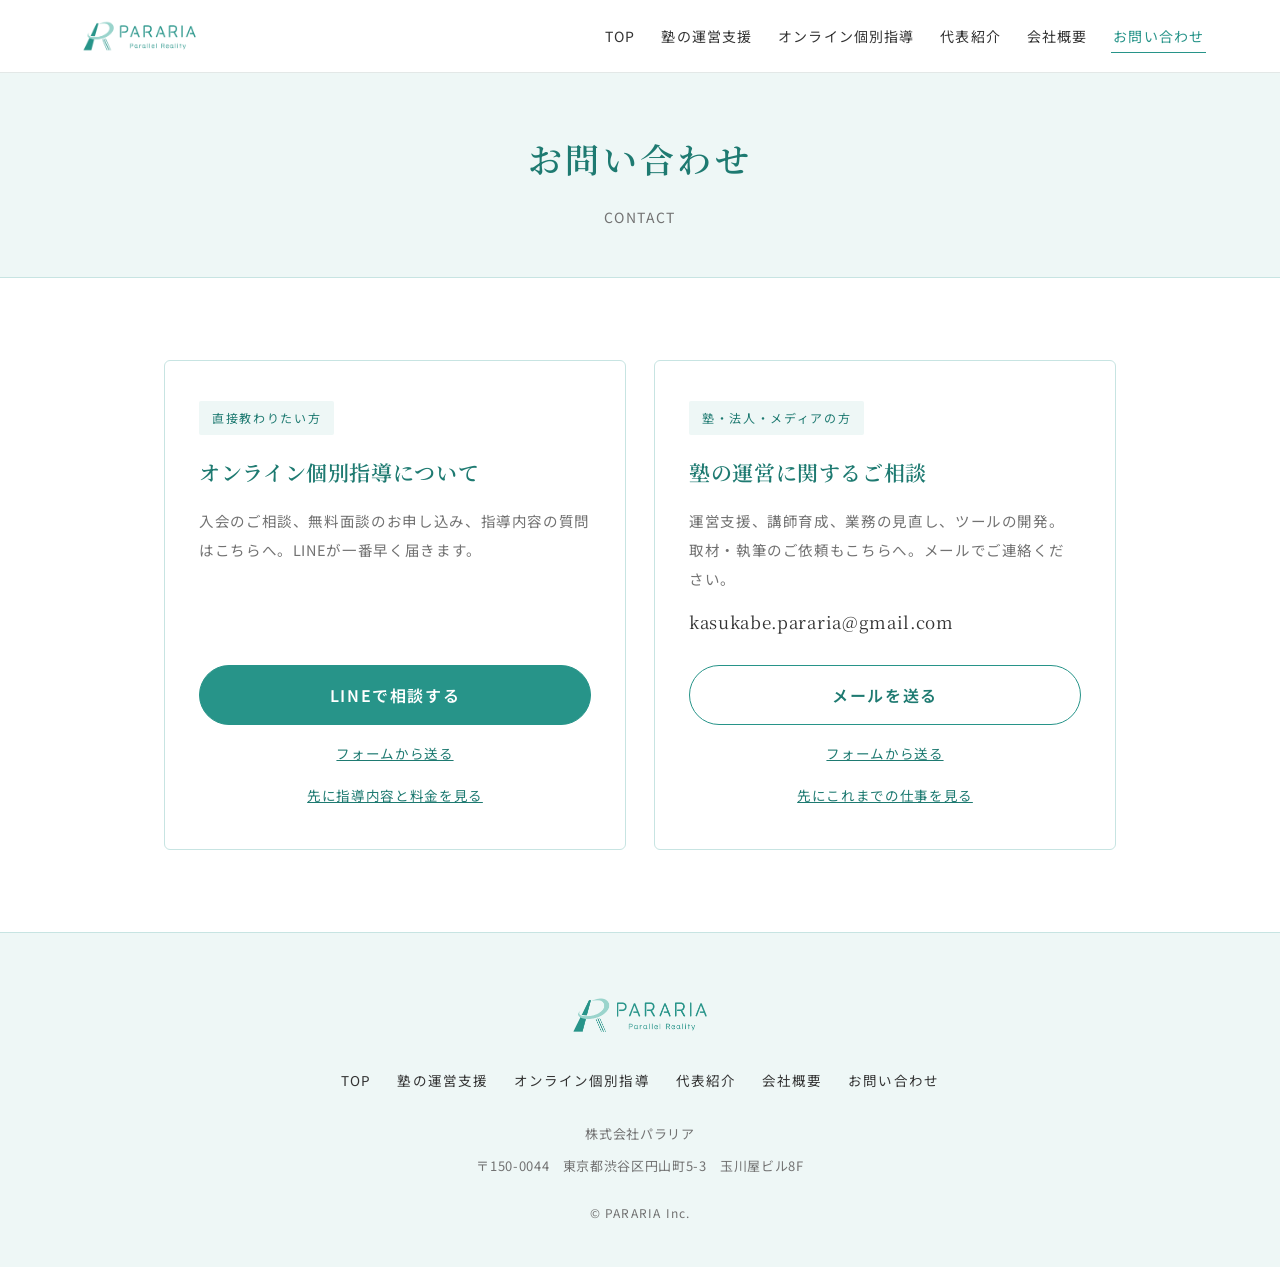
<file: contact.html>
<!DOCTYPE html>
<html lang="ja">
<head>
<meta charset="UTF-8">
<meta name="viewport" content="width=device-width, initial-scale=1">
<title>お問い合わせ｜株式会社パラリア</title>
<meta name="description" content="株式会社パラリアへのお問い合わせ。塾の運営のことでも、勉強のことでも。メールまたはLINEで受け付けています。">
<link rel="icon" href="assets/img/logo-mark.png">
<link rel="preconnect" href="https://fonts.googleapis.com">
<link rel="preconnect" href="https://fonts.gstatic.com" crossorigin>
<link href="https://fonts.googleapis.com/css2?family=Noto+Sans+JP:wght@400;500;600;700&family=Noto+Serif+JP:wght@500;600&display=swap" rel="stylesheet">
<link rel="canonical" href="https://www.pararia.jp/contact.html">
<link rel="stylesheet" href="assets/style.css">
</head>
<body>

<header class="header">
  <div class="header-inner">
    <a class="brand" href="index.html"><img src="assets/img/logo.png" alt="PARARIA Parallel Reality"></a>
    <nav class="nav">
      <ul>
        <li><a href="index.html">TOP</a></li>
        <li><a href="corporate.html">塾の運営支援</a></li>
        <li><a href="online.html">オンライン個別指導</a></li>
        <li><a href="profile.html">代表紹介</a></li>
        <li><a href="company.html">会社概要</a></li>
        <li><a href="contact.html" aria-current="page">お問い合わせ</a></li>
      </ul>
    </nav>
  </div>
</header>

<main>

  <section class="pagehead">
    <h1>お問い合わせ</h1>
    <p>CONTACT</p>
  </section>

  <section class="section">
    <div class="wrap">
      <div class="windows">
        <div class="window">
          <span class="tag">直接教わりたい方</span>
          <h3>オンライン個別指導について</h3>
          <p>入会のご相談、無料面談のお申し込み、指導内容の質問はこちらへ。LINEが一番早く届きます。</p>
          <div class="to">
            <a class="btn" href="https://line.me/R/ti/p/@ruy4168i" target="_blank" rel="noopener">LINEで相談する</a>
            <a class="sub-link" href="form-online.html">フォームから送る</a>
            <a class="sub-link" href="online.html">先に指導内容と料金を見る</a>
          </div>
        </div>
        <div class="window">
          <span class="tag">塾・法人・メディアの方</span>
          <h3>塾の運営に関するご相談</h3>
          <p>運営支援、講師育成、業務の見直し、ツールの開発。取材・執筆のご依頼もこちらへ。メールでご連絡ください。</p>
          <p class="addr"><a href="mailto:kasukabe.pararia@gmail.com">kasukabe.pararia@gmail.com</a></p>
          <div class="to">
            <a class="btn ghost" href="mailto:kasukabe.pararia@gmail.com">メールを送る</a>
            <a class="sub-link" href="form-corporate.html">フォームから送る</a>
            <a class="sub-link" href="corporate.html">先にこれまでの仕事を見る</a>
          </div>
        </div>
      </div>
    </div>
  </section>

</main>

<footer class="footer">
  <div class="wrap">
    <img class="flogo" src="assets/img/logo.png" alt="PARARIA">
    <nav>
      <ul>
        <li><a href="index.html">TOP</a></li>
        <li><a href="corporate.html">塾の運営支援</a></li>
        <li><a href="online.html">オンライン個別指導</a></li>
        <li><a href="profile.html">代表紹介</a></li>
        <li><a href="company.html">会社概要</a></li>
        <li><a href="contact.html">お問い合わせ</a></li>
      </ul>
    </nav>
    <p class="meta">株式会社パラリア</p>
    <p class="meta">〒150-0044　東京都渋谷区円山町5-3　玉川屋ビル8F</p>
    <p class="copy">&copy; PARARIA Inc.</p>
  </div>
</footer>

</body>
</html>
</file>
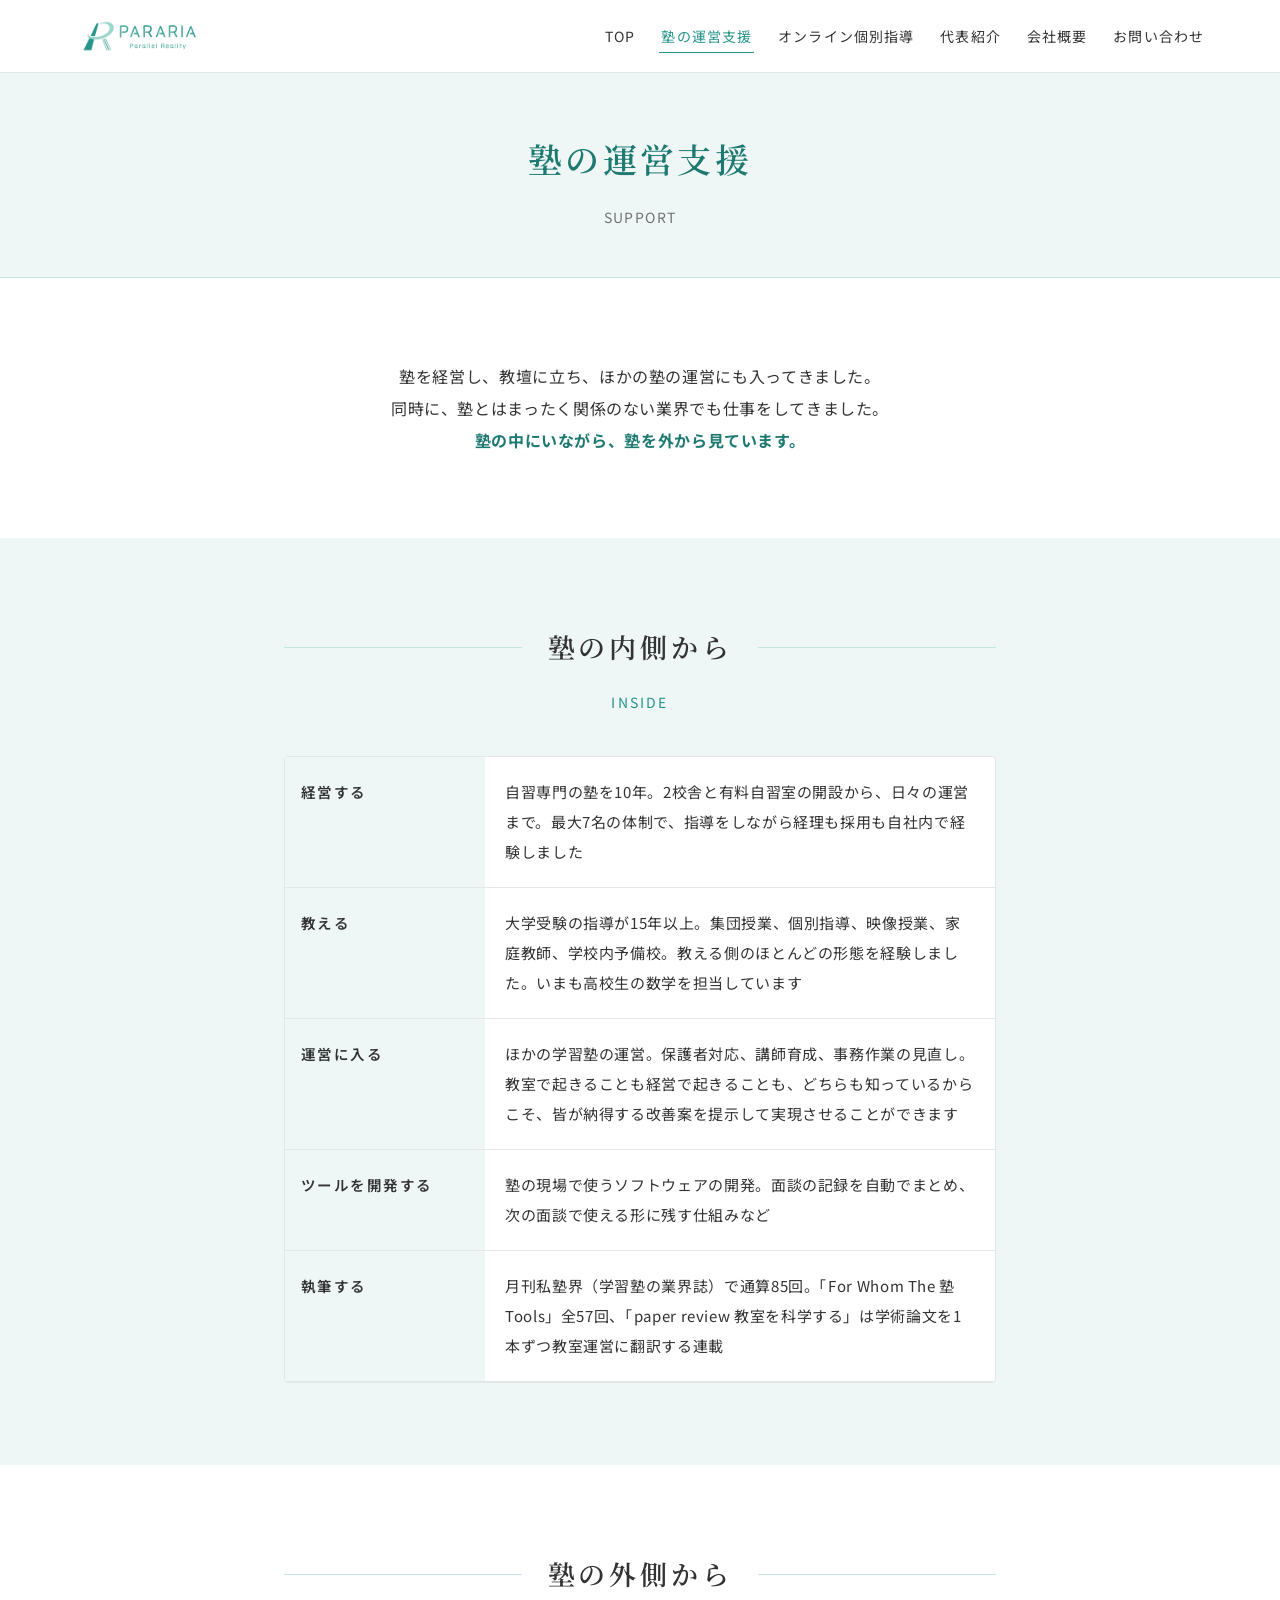
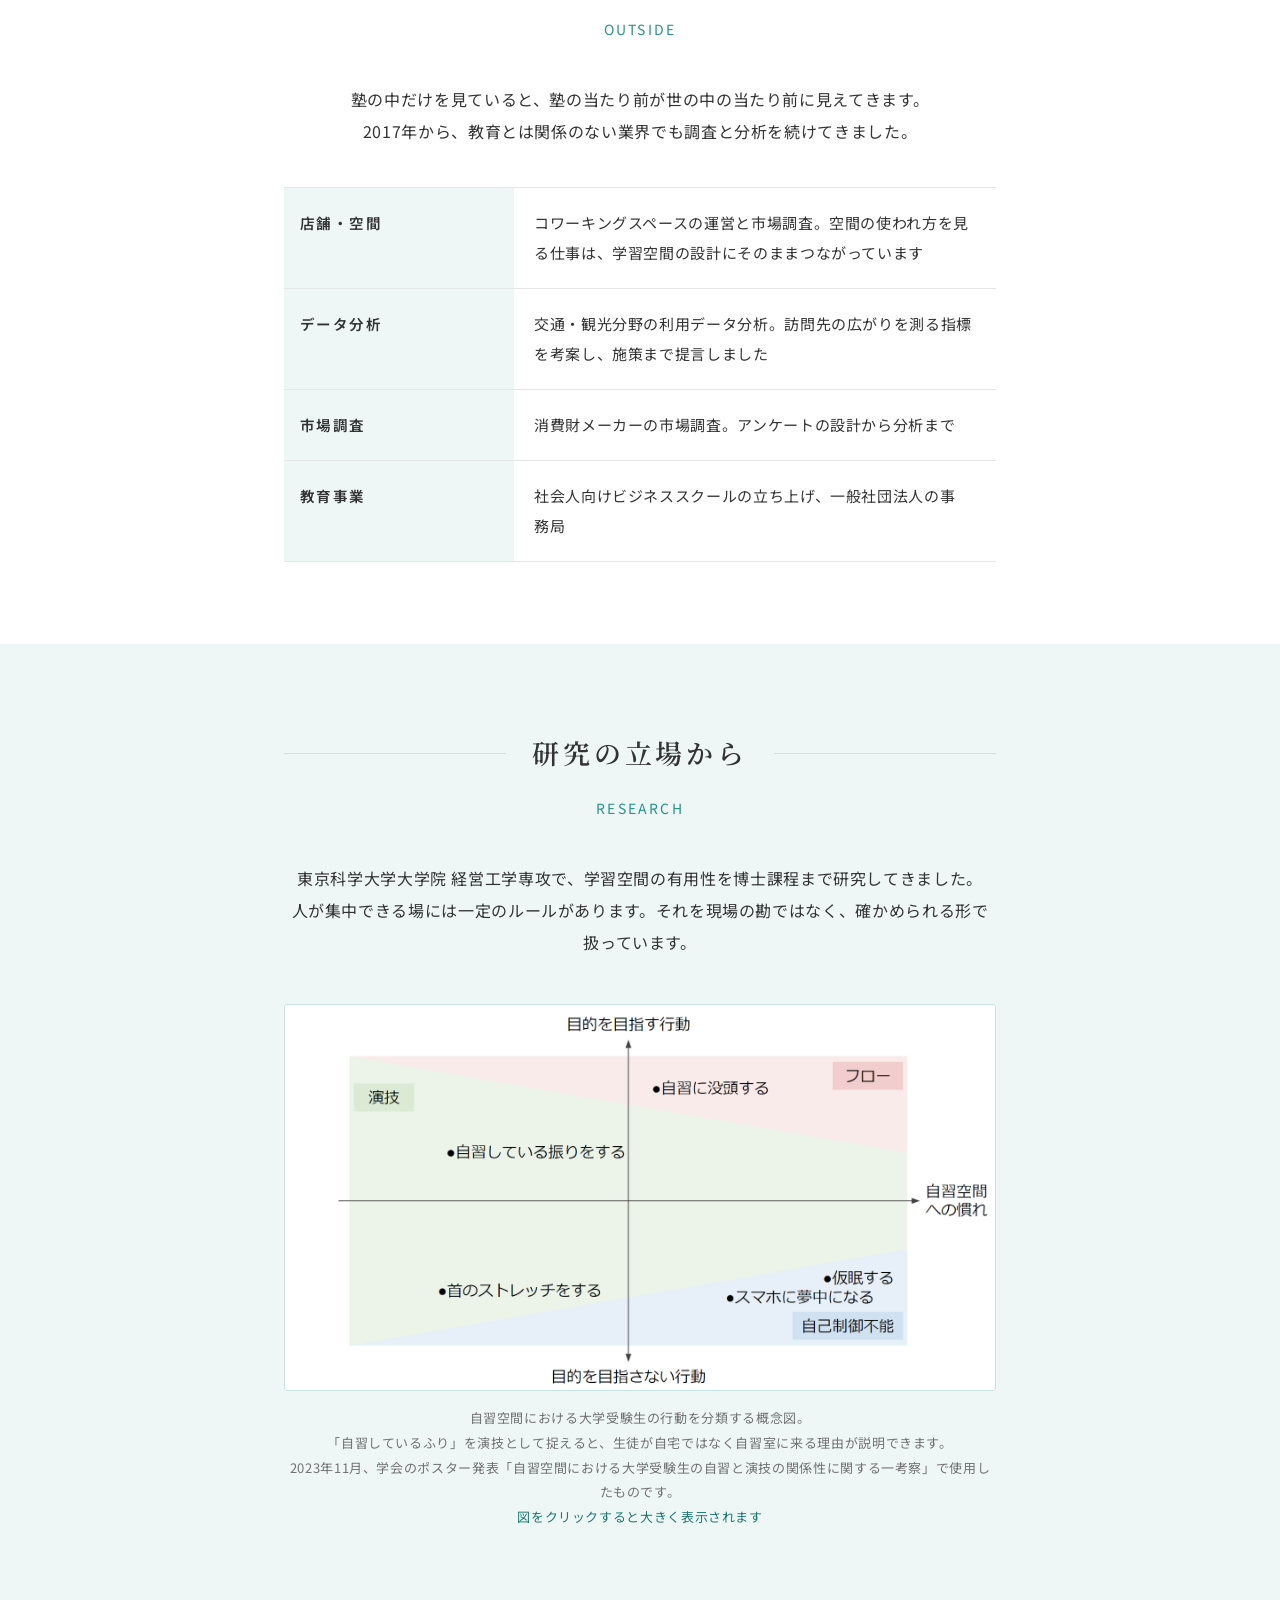
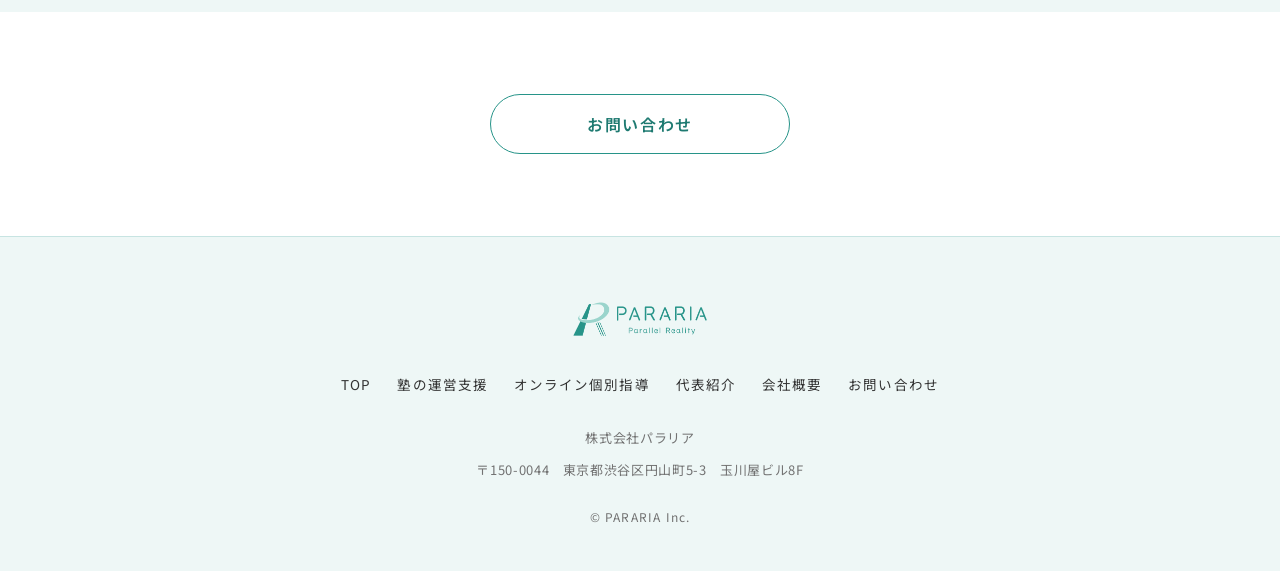
<file: corporate.html>
<!DOCTYPE html>
<html lang="ja">
<head>
<meta charset="UTF-8">
<meta name="viewport" content="width=device-width, initial-scale=1">
<title>塾の運営支援｜株式会社パラリア</title>
<meta name="description" content="塾を経営し、教壇に立ち、ほかの塾の運営にも入ってきました。同時に、塾とは関係のない業界でも調査と分析を続けています。塾の中にいながら、塾を外から見ています。">
<link rel="icon" href="assets/img/logo-mark.png">
<link rel="preconnect" href="https://fonts.googleapis.com">
<link rel="preconnect" href="https://fonts.gstatic.com" crossorigin>
<link href="https://fonts.googleapis.com/css2?family=Noto+Sans+JP:wght@400;500;600;700&family=Noto+Serif+JP:wght@500;600&display=swap" rel="stylesheet">
<link rel="canonical" href="https://www.pararia.jp/corporate.html">
<link rel="stylesheet" href="assets/style.css">
</head>
<body>

<header class="header">
  <div class="header-inner">
    <a class="brand" href="index.html"><img src="assets/img/logo.png" alt="PARARIA Parallel Reality"></a>
    <nav class="nav">
      <ul>
        <li><a href="index.html">TOP</a></li>
        <li><a href="corporate.html" aria-current="page">塾の運営支援</a></li>
        <li><a href="online.html">オンライン個別指導</a></li>
        <li><a href="profile.html">代表紹介</a></li>
        <li><a href="company.html">会社概要</a></li>
        <li><a href="contact.html">お問い合わせ</a></li>
      </ul>
    </nav>
  </div>
</header>

<main>

  <section class="pagehead">
    <h1>塾の運営支援</h1>
    <p>SUPPORT</p>
  </section>

  <section class="section">
    <div class="wrap narrow">
      <p class="lead" style="margin-bottom:0">
        塾を経営し、教壇に立ち、ほかの塾の運営にも入ってきました。<br>
        同時に、塾とはまったく関係のない業界でも仕事をしてきました。<br>
        <strong>塾の中にいながら、塾を外から見ています。</strong>
      </p>
    </div>
  </section>

  <!-- 塾の内側から -->
  <section class="section tint">
    <div class="wrap narrow">
      <h2 class="section-title">塾の内側から</h2>
      <p class="section-sub">INSIDE</p>
      <div class="deflist">
        <dl>
          <dt>経営する</dt>
          <dd>自習専門の塾を10年。2校舎と有料自習室の開設から、日々の運営まで。最大7名の体制で、指導をしながら経理も採用も自社内で経験しました</dd>
        </dl>
        <dl>
          <dt>教える</dt>
          <dd>大学受験の指導が15年以上。集団授業、個別指導、映像授業、家庭教師、学校内予備校。教える側のほとんどの形態を経験しました。いまも高校生の数学を担当しています</dd>
        </dl>
        <dl>
          <dt>運営に入る</dt>
          <dd>ほかの学習塾の運営。保護者対応、講師育成、事務作業の見直し。教室で起きることも経営で起きることも、どちらも知っているからこそ、皆が納得する改善案を提示して実現させることができます</dd>
        </dl>
        <dl>
          <dt>ツールを開発する</dt>
          <dd>塾の現場で使うソフトウェアの開発。面談の記録を自動でまとめ、次の面談で使える形に残す仕組みなど</dd>
        </dl>
        <dl>
          <dt>執筆する</dt>
          <dd>月刊私塾界（学習塾の業界誌）で通算85回。「For Whom The 塾 Tools」全57回、「paper review 教室を科学する」は学術論文を1本ずつ教室運営に翻訳する連載</dd>
        </dl>
      </div>
    </div>
  </section>

  <!-- 塾の外側から -->
  <section class="section">
    <div class="wrap narrow">
      <h2 class="section-title">塾の外側から</h2>
      <p class="section-sub">OUTSIDE</p>
      <p class="lead">
        塾の中だけを見ていると、塾の当たり前が世の中の当たり前に見えてきます。<br>
        2017年から、教育とは関係のない業界でも調査と分析を続けてきました。
      </p>
      <div class="deflist wide">
        <dl>
          <dt>店舗・空間</dt>
          <dd>コワーキングスペースの運営と市場調査。空間の使われ方を見る仕事は、学習空間の設計にそのままつながっています</dd>
        </dl>
        <dl>
          <dt>データ分析</dt>
          <dd>交通・観光分野の利用データ分析。訪問先の広がりを測る指標を考案し、施策まで提言しました</dd>
        </dl>
        <dl>
          <dt>市場調査</dt>
          <dd>消費財メーカーの市場調査。アンケートの設計から分析まで</dd>
        </dl>
        <dl>
          <dt>教育事業</dt>
          <dd>社会人向けビジネススクールの立ち上げ、一般社団法人の事務局</dd>
        </dl>
      </div>
    </div>
  </section>

  <!-- 研究 -->
  <section class="section tint" id="research">
    <div class="wrap narrow">
      <h2 class="section-title">研究の立場から</h2>
      <p class="section-sub">RESEARCH</p>
      <p class="lead">
        東京科学大学大学院 経営工学専攻で、学習空間の有用性を博士課程まで研究してきました。<br>
        人が集中できる場には一定のルールがあります。それを現場の勘ではなく、確かめられる形で扱っています。
      </p>
      <figure class="fig">
        <a href="#zoom-matrix" aria-label="図を拡大して表示する">
          <img src="assets/img/research/enan_matrix_01.png" alt="自習空間における大学受験生の行動を分類する概念図">
        </a>
        <figcaption>
          自習空間における大学受験生の行動を分類する概念図。<br>
          「自習しているふり」を演技として捉えると、生徒が自宅ではなく自習室に来る理由が説明できます。<br>
          2023年11月、学会のポスター発表「自習空間における大学受験生の自習と演技の関係性に関する一考察」で使用したものです。<br>
          <span class="zoom">図をクリックすると大きく表示されます</span>
        </figcaption>
      </figure>
    </div>
  </section>

  <!-- 図の拡大表示。どこをクリックしても閉じて元の位置に戻る -->
  <a class="lightbox" id="zoom-matrix" href="#research" aria-label="拡大表示を閉じる">
    <span class="lightbox-close">閉じる</span>
    <img src="assets/img/research/enan_matrix_01.png" alt="自習空間における大学受験生の行動を分類する概念図">
  </a>

  <section class="section">
    <div class="wrap narrow">
      <div class="btns" style="margin-top:0">
        <a class="btn ghost" href="contact.html">お問い合わせ</a>
      </div>
    </div>
  </section>

</main>

<footer class="footer">
  <div class="wrap">
    <img class="flogo" src="assets/img/logo.png" alt="PARARIA">
    <nav>
      <ul>
        <li><a href="index.html">TOP</a></li>
        <li><a href="corporate.html">塾の運営支援</a></li>
        <li><a href="online.html">オンライン個別指導</a></li>
        <li><a href="profile.html">代表紹介</a></li>
        <li><a href="company.html">会社概要</a></li>
        <li><a href="contact.html">お問い合わせ</a></li>
      </ul>
    </nav>
    <p class="meta">株式会社パラリア</p>
    <p class="meta">〒150-0044　東京都渋谷区円山町5-3　玉川屋ビル8F</p>
    <p class="copy">&copy; PARARIA Inc.</p>
  </div>
</footer>

</body>
</html>
</file>
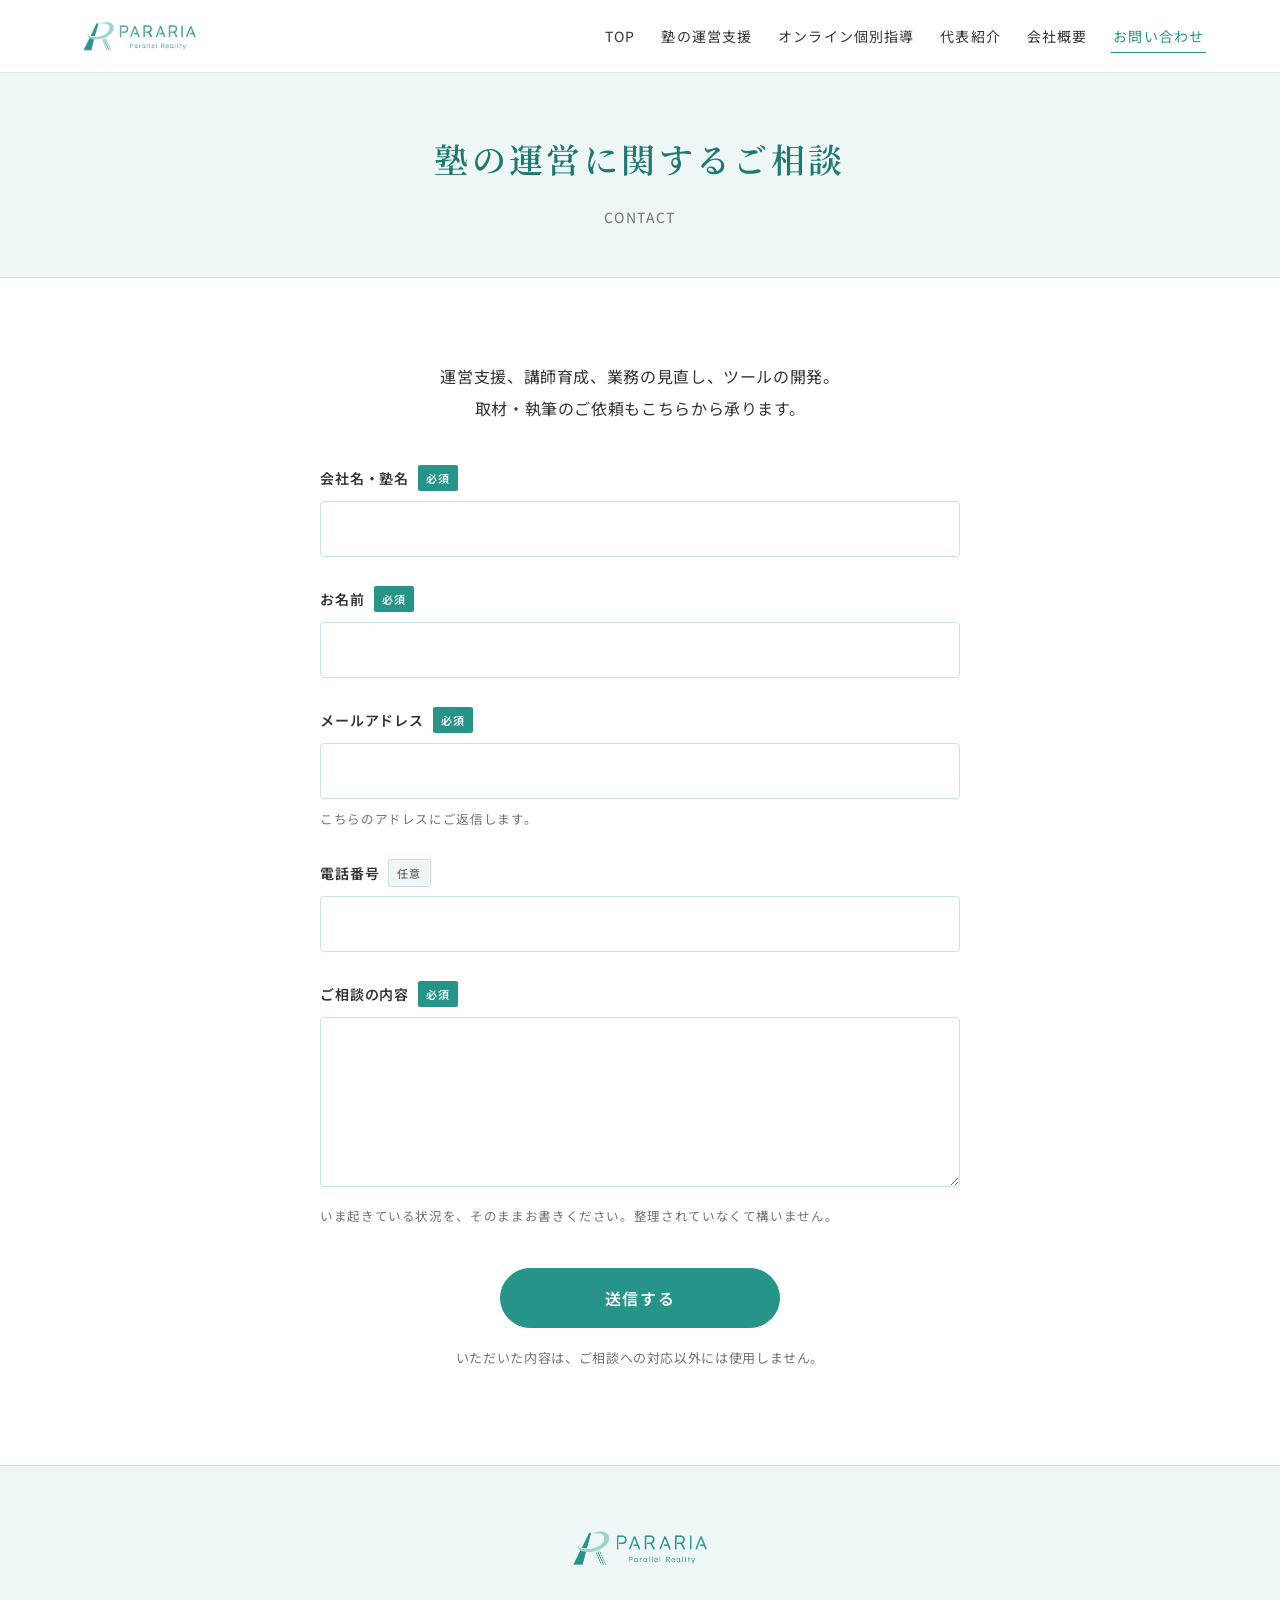
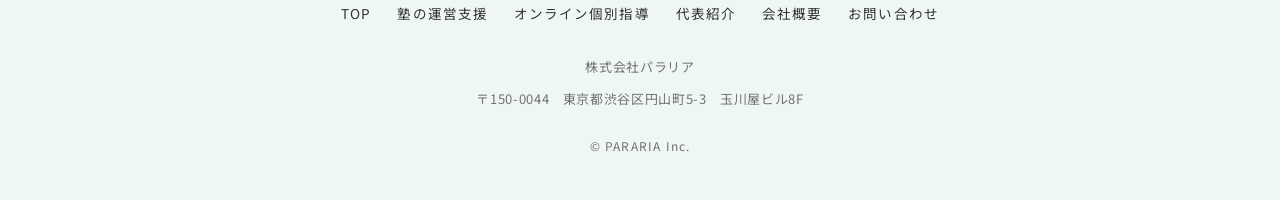
<file: form-corporate.html>
<!DOCTYPE html>
<html lang="ja">
<head>
<meta charset="UTF-8">
<meta name="viewport" content="width=device-width, initial-scale=1">
<title>塾の運営に関するご相談｜株式会社パラリア</title>
<meta name="description" content="株式会社パラリアへの、塾の運営に関するご相談フォーム。運営支援、講師育成、業務の見直し、ツールの開発、取材・執筆のご依頼を受け付けています。">
<meta name="robots" content="noindex">
<link rel="icon" href="assets/img/logo-mark.png">
<link rel="preconnect" href="https://fonts.googleapis.com">
<link rel="preconnect" href="https://fonts.gstatic.com" crossorigin>
<link href="https://fonts.googleapis.com/css2?family=Noto+Sans+JP:wght@400;500;600;700&family=Noto+Serif+JP:wght@500;600&display=swap" rel="stylesheet">
<link rel="canonical" href="https://www.pararia.jp/form-corporate.html">
<link rel="stylesheet" href="assets/style.css">
</head>
<body>

<header class="header">
  <div class="header-inner">
    <a class="brand" href="index.html"><img src="assets/img/logo.png" alt="PARARIA Parallel Reality"></a>
    <nav class="nav">
      <ul>
        <li><a href="index.html">TOP</a></li>
        <li><a href="corporate.html">塾の運営支援</a></li>
        <li><a href="online.html">オンライン個別指導</a></li>
        <li><a href="profile.html">代表紹介</a></li>
        <li><a href="company.html">会社概要</a></li>
        <li><a href="contact.html" aria-current="page">お問い合わせ</a></li>
      </ul>
    </nav>
  </div>
</header>

<main>

  <section class="pagehead">
    <h1>塾の運営に関するご相談</h1>
    <p>CONTACT</p>
  </section>

  <section class="section">
    <div class="wrap narrow">

      <div id="form-area">
        <p class="lead">
          運営支援、講師育成、業務の見直し、ツールの開発。<br>
          取材・執筆のご依頼もこちらから承ります。
        </p>

        <form class="form" id="contact-form" method="POST"
              action="https://docs.google.com/forms/d/e/1FAIpQLSfcZODYGVYHPk5nKq-cwunpxSw08tUXImNvTF3wM3qoVYL-gA/formResponse"
              target="post-target">

          <div class="form-row">
            <label for="f-org">会社名・塾名<span class="req">必須</span></label>
            <input type="text" id="f-org" name="entry.2023496866" required>
          </div>

          <div class="form-row">
            <label for="f-name">お名前<span class="req">必須</span></label>
            <input type="text" id="f-name" name="entry.505293673" required>
          </div>

          <div class="form-row">
            <label for="f-mail">メールアドレス<span class="req">必須</span></label>
            <input type="email" id="f-mail" name="entry.2002690096" required>
            <span class="hint">こちらのアドレスにご返信します。</span>
          </div>

          <div class="form-row">
            <label for="f-tel">電話番号<span class="opt">任意</span></label>
            <input type="tel" id="f-tel" name="entry.1046626291">
          </div>

          <div class="form-row">
            <label for="f-body">ご相談の内容<span class="req">必須</span></label>
            <textarea id="f-body" name="entry.1327349564" required></textarea>
            <span class="hint">いま起きている状況を、そのままお書きください。整理されていなくて構いません。</span>
          </div>

          <div class="send">
            <button type="submit" class="btn">送信する</button>
            <p class="note">
              いただいた内容は、ご相談への対応以外には使用しません。
            </p>
          </div>
        </form>
      </div>

      <div class="form-done" id="done" hidden>
        <h3>送信しました</h3>
        <p>お問い合わせありがとうございます。</p>
        <p>内容を確認のうえ、ご記入いただいたメールアドレスにご返信します。</p>
        <div class="btns" style="margin-top:34px">
          <a class="btn ghost" href="corporate.html">これまでの仕事を見る</a>
        </div>
      </div>

    </div>
  </section>

</main>

<!-- 送信の受け皿。ページを移動させずに Google フォームへ POST するために置いている -->
<iframe name="post-target" title="送信処理" style="display:none"></iframe>

<footer class="footer">
  <div class="wrap">
    <img class="flogo" src="assets/img/logo.png" alt="PARARIA">
    <nav>
      <ul>
        <li><a href="index.html">TOP</a></li>
        <li><a href="corporate.html">塾の運営支援</a></li>
        <li><a href="online.html">オンライン個別指導</a></li>
        <li><a href="profile.html">代表紹介</a></li>
        <li><a href="company.html">会社概要</a></li>
        <li><a href="contact.html">お問い合わせ</a></li>
      </ul>
    </nav>
    <p class="meta">株式会社パラリア</p>
    <p class="meta">〒150-0044　東京都渋谷区円山町5-3　玉川屋ビル8F</p>
    <p class="copy">&copy; PARARIA Inc.</p>
  </div>
</footer>

<script>
// 送信は隠しiframe宛てなので画面は動かない。完了表示はこちらで出す。
document.getElementById('contact-form').addEventListener('submit', function () {
  var form = document.getElementById('form-area');
  var done = document.getElementById('done');
  setTimeout(function () {
    form.hidden = true;
    done.hidden = false;
    window.scrollTo(0, 0);
  }, 600);
});
</script>

</body>
</html>
</file>
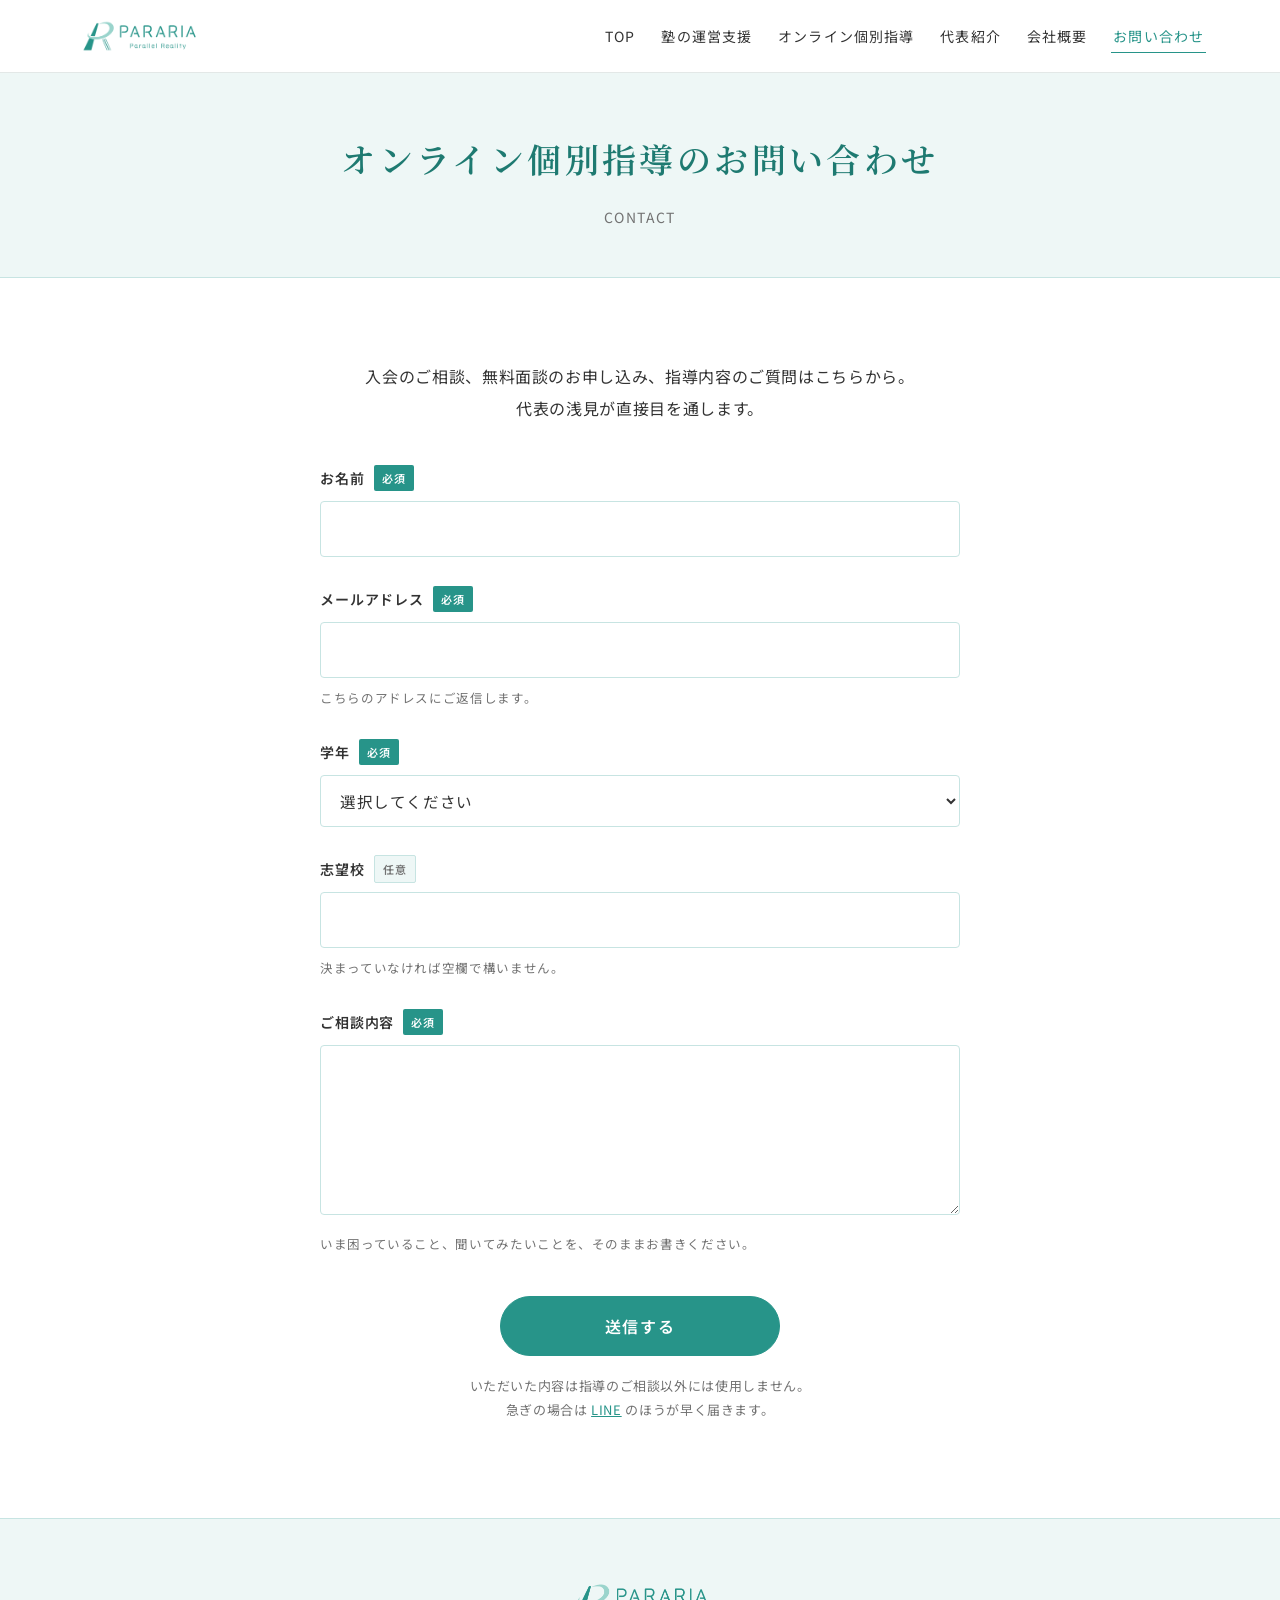
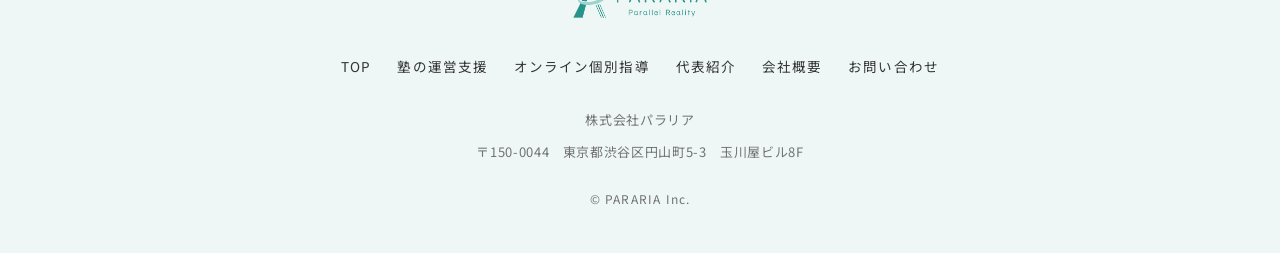
<file: form-online.html>
<!DOCTYPE html>
<html lang="ja">
<head>
<meta charset="UTF-8">
<meta name="viewport" content="width=device-width, initial-scale=1">
<title>オンライン個別指導のお問い合わせ｜株式会社パラリア</title>
<meta name="description" content="パラリアのオンライン個別指導へのお問い合わせフォーム。入会のご相談、無料面談のお申し込み、指導内容のご質問を受け付けています。">
<meta name="robots" content="noindex">
<link rel="icon" href="assets/img/logo-mark.png">
<link rel="preconnect" href="https://fonts.googleapis.com">
<link rel="preconnect" href="https://fonts.gstatic.com" crossorigin>
<link href="https://fonts.googleapis.com/css2?family=Noto+Sans+JP:wght@400;500;600;700&family=Noto+Serif+JP:wght@500;600&display=swap" rel="stylesheet">
<link rel="canonical" href="https://www.pararia.jp/form-online.html">
<link rel="stylesheet" href="assets/style.css">
</head>
<body>

<header class="header">
  <div class="header-inner">
    <a class="brand" href="index.html"><img src="assets/img/logo.png" alt="PARARIA Parallel Reality"></a>
    <nav class="nav">
      <ul>
        <li><a href="index.html">TOP</a></li>
        <li><a href="corporate.html">塾の運営支援</a></li>
        <li><a href="online.html">オンライン個別指導</a></li>
        <li><a href="profile.html">代表紹介</a></li>
        <li><a href="company.html">会社概要</a></li>
        <li><a href="contact.html" aria-current="page">お問い合わせ</a></li>
      </ul>
    </nav>
  </div>
</header>

<main>

  <section class="pagehead">
    <h1>オンライン個別指導のお問い合わせ</h1>
    <p>CONTACT</p>
  </section>

  <section class="section">
    <div class="wrap narrow">

      <div id="form-area">
        <p class="lead">
          入会のご相談、無料面談のお申し込み、指導内容のご質問はこちらから。<br>
          代表の浅見が直接目を通します。
        </p>

        <form class="form" id="contact-form" method="POST"
              action="https://docs.google.com/forms/d/e/1FAIpQLSfypuogS6EK-gHjQp6-iAMMchO-Xlh86HI0KlvNAxAsE0rsjA/formResponse"
              target="post-target">

          <div class="form-row">
            <label for="f-name">お名前<span class="req">必須</span></label>
            <input type="text" id="f-name" name="entry.2056578798" required>
          </div>

          <div class="form-row">
            <label for="f-mail">メールアドレス<span class="req">必須</span></label>
            <input type="email" id="f-mail" name="entry.1993445481" required>
            <span class="hint">こちらのアドレスにご返信します。</span>
          </div>

          <div class="form-row">
            <label for="f-grade">学年<span class="req">必須</span></label>
            <select id="f-grade" name="entry.430847150" required>
              <option value="">選択してください</option>
              <option value="高校1年生">高校1年生</option>
              <option value="高校2年生">高校2年生</option>
              <option value="高校3年生">高校3年生</option>
              <option value="浪人生">浪人生</option>
              <option value="中学生">中学生</option>
              <option value="その他">その他</option>
            </select>
          </div>

          <div class="form-row">
            <label for="f-school">志望校<span class="opt">任意</span></label>
            <input type="text" id="f-school" name="entry.1893851601">
            <span class="hint">決まっていなければ空欄で構いません。</span>
          </div>

          <div class="form-row">
            <label for="f-body">ご相談内容<span class="req">必須</span></label>
            <textarea id="f-body" name="entry.1743105934" required></textarea>
            <span class="hint">いま困っていること、聞いてみたいことを、そのままお書きください。</span>
          </div>

          <div class="send">
            <button type="submit" class="btn">送信する</button>
            <p class="note">
              いただいた内容は指導のご相談以外には使用しません。<br>
              急ぎの場合は <a href="https://line.me/R/ti/p/@ruy4168i" target="_blank" rel="noopener">LINE</a> のほうが早く届きます。
            </p>
          </div>
        </form>
      </div>

      <div class="form-done" id="done" hidden>
        <h3>送信しました</h3>
        <p>お問い合わせありがとうございます。</p>
        <p>内容を確認のうえ、ご記入いただいたメールアドレスにご返信します。</p>
        <div class="btns" style="margin-top:34px">
          <a class="btn ghost" href="online.html">指導内容と料金を見る</a>
        </div>
      </div>

    </div>
  </section>

</main>

<!-- 送信の受け皿。ページを移動させずに Google フォームへ POST するために置いている -->
<iframe name="post-target" title="送信処理" style="display:none"></iframe>

<footer class="footer">
  <div class="wrap">
    <img class="flogo" src="assets/img/logo.png" alt="PARARIA">
    <nav>
      <ul>
        <li><a href="index.html">TOP</a></li>
        <li><a href="corporate.html">塾の運営支援</a></li>
        <li><a href="online.html">オンライン個別指導</a></li>
        <li><a href="profile.html">代表紹介</a></li>
        <li><a href="company.html">会社概要</a></li>
        <li><a href="contact.html">お問い合わせ</a></li>
      </ul>
    </nav>
    <p class="meta">株式会社パラリア</p>
    <p class="meta">〒150-0044　東京都渋谷区円山町5-3　玉川屋ビル8F</p>
    <p class="copy">&copy; PARARIA Inc.</p>
  </div>
</footer>

<script>
// 送信は隠しiframe宛てなので画面は動かない。完了表示はこちらで出す。
document.getElementById('contact-form').addEventListener('submit', function () {
  var form = document.getElementById('form-area');
  var done = document.getElementById('done');
  setTimeout(function () {
    form.hidden = true;
    done.hidden = false;
    window.scrollTo(0, 0);
  }, 600);
});
</script>

</body>
</html>
</file>
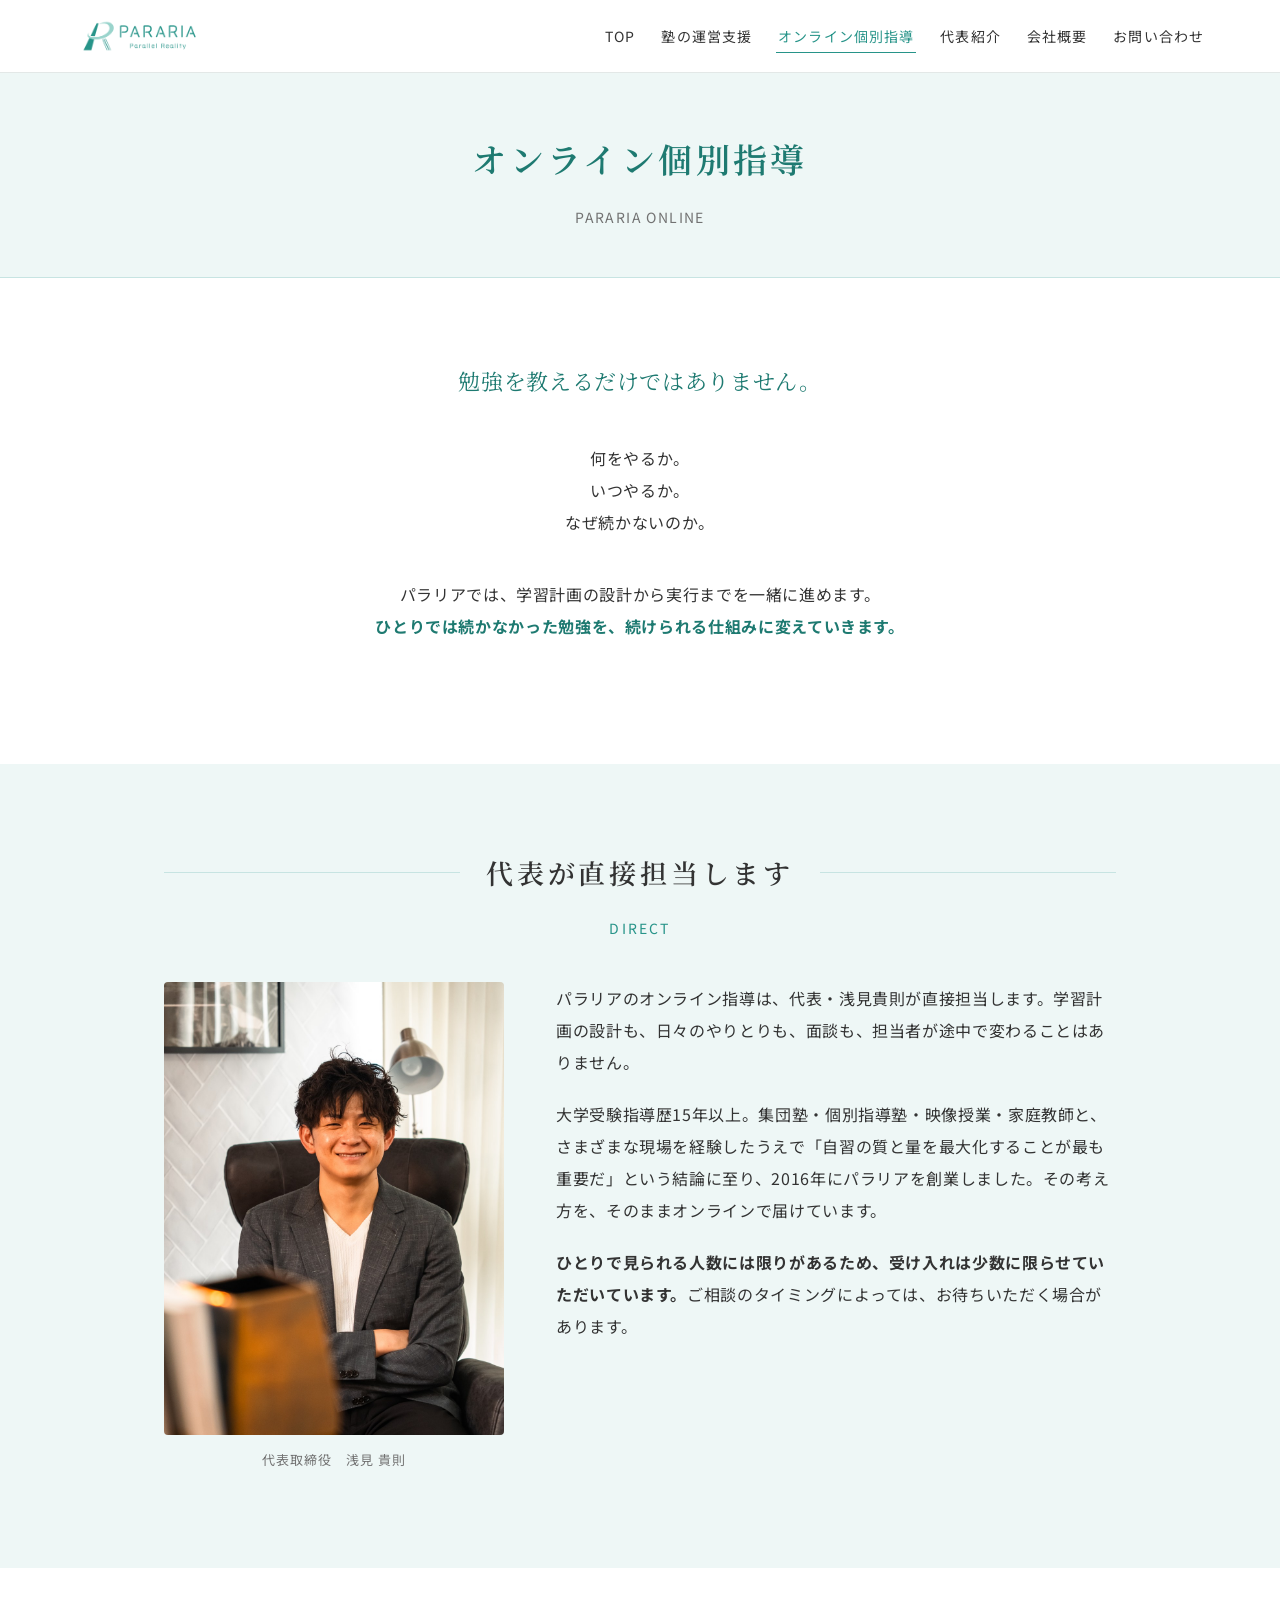
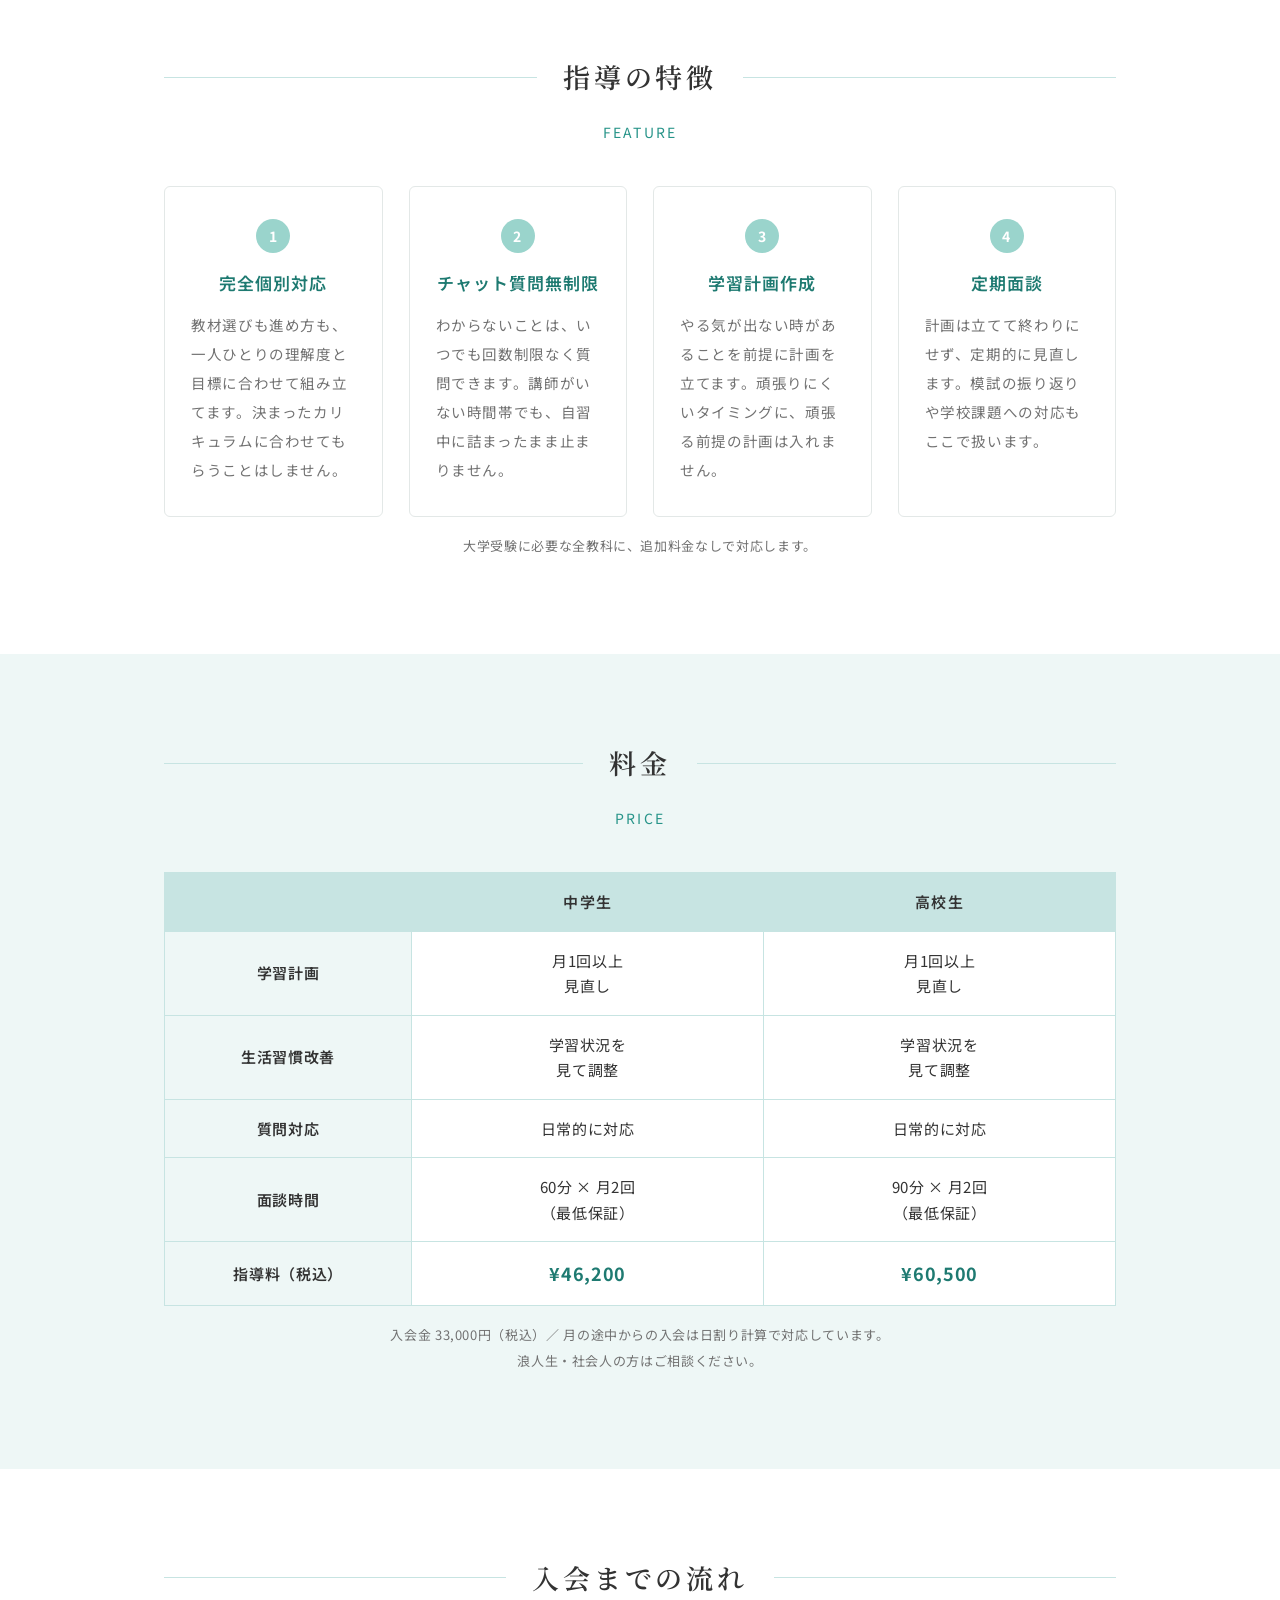
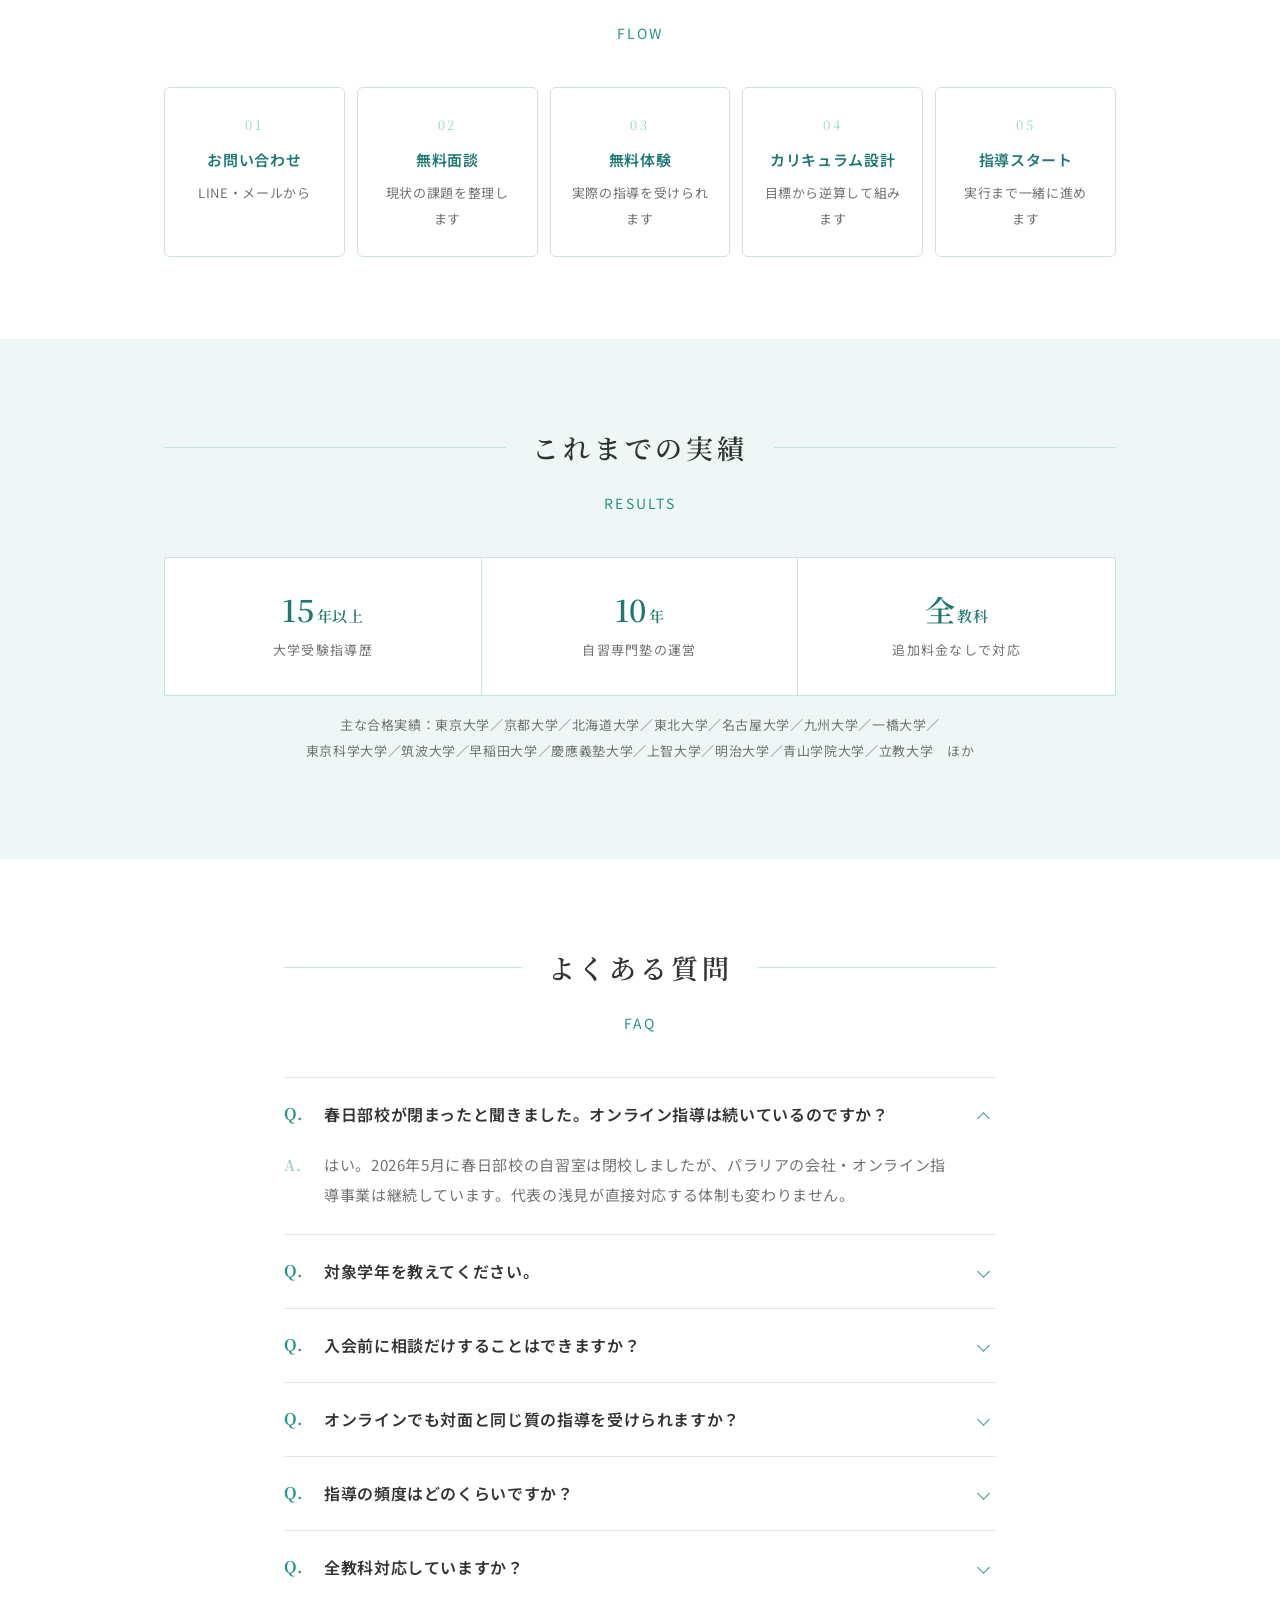
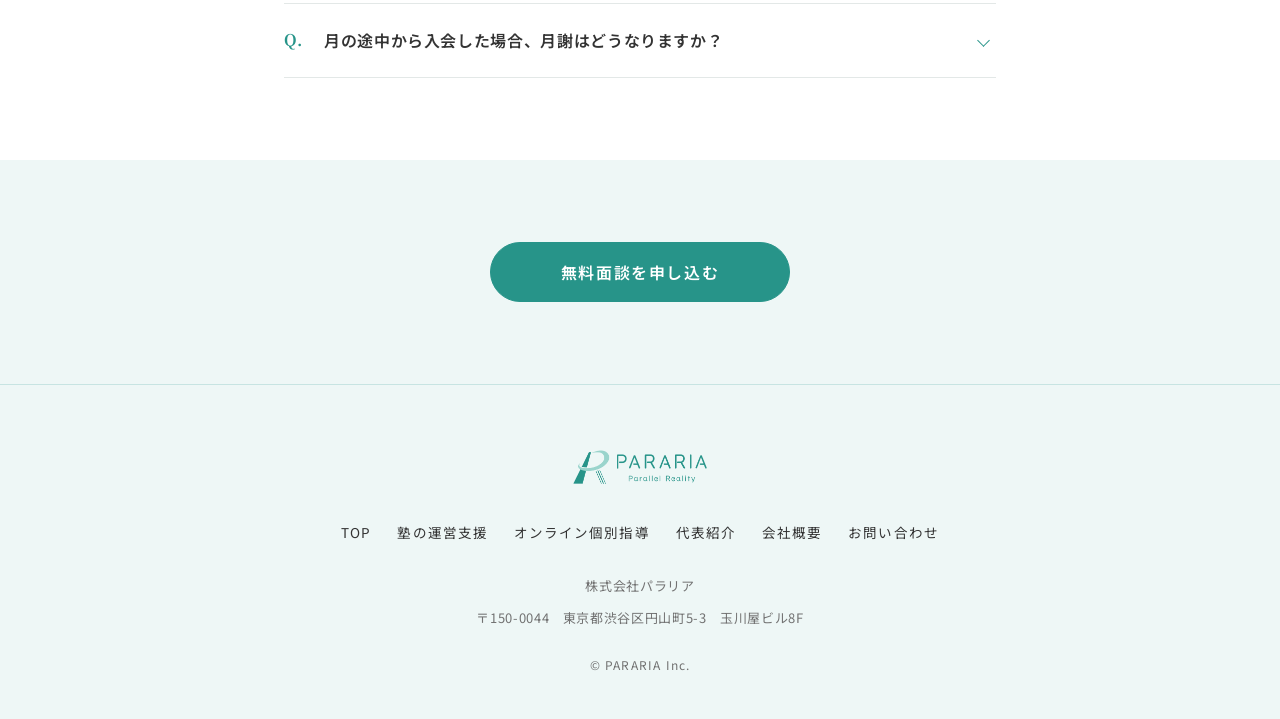
<file: online.html>
<!DOCTYPE html>
<html lang="ja">
<head>
<meta charset="UTF-8">
<meta name="viewport" content="width=device-width, initial-scale=1">
<title>オンライン個別指導｜株式会社パラリア</title>
<meta name="description" content="代表・浅見が直接担当するオンライン個別指導。学習計画の設計から実行まで一緒に進め、ひとりでは続かなかった勉強を、続けられる仕組みに変えていきます。">
<link rel="icon" href="assets/img/logo-mark.png">
<link rel="preconnect" href="https://fonts.googleapis.com">
<link rel="preconnect" href="https://fonts.gstatic.com" crossorigin>
<link href="https://fonts.googleapis.com/css2?family=Noto+Sans+JP:wght@400;500;600;700&family=Noto+Serif+JP:wght@500;600&display=swap" rel="stylesheet">
<link rel="canonical" href="https://www.pararia.jp/online.html">
<link rel="stylesheet" href="assets/style.css">
</head>
<body>

<header class="header">
  <div class="header-inner">
    <a class="brand" href="index.html"><img src="assets/img/logo.png" alt="PARARIA Parallel Reality"></a>
    <nav class="nav">
      <ul>
        <li><a href="index.html">TOP</a></li>
        <li><a href="corporate.html">塾の運営支援</a></li>
        <li><a href="online.html" aria-current="page">オンライン個別指導</a></li>
        <li><a href="profile.html">代表紹介</a></li>
        <li><a href="company.html">会社概要</a></li>
        <li><a href="contact.html">お問い合わせ</a></li>
      </ul>
    </nav>
  </div>
</header>

<main>

  <section class="pagehead">
    <h1>オンライン個別指導</h1>
    <p>PARARIA ONLINE</p>
  </section>

  <section class="section">
    <div class="wrap narrow">
      <p class="lead" style="font-family:var(--serif);font-size:22px;color:var(--teal-dark);line-height:1.9">
        勉強を教えるだけでは<span class="nobr">ありません。</span>
      </p>
      <p class="lead">
        何をやるか。<br>
        いつやるか。<br>
        なぜ続かないのか。
      </p>
      <p class="lead">
        パラリアでは、学習計画の設計から実行までを一緒に進めます。<br>
        <strong>ひとりでは続かなかった勉強を、続けられる仕組みに変えていきます。</strong>
      </p>
    </div>
  </section>

  <!-- 代表直轄 -->
  <section class="section tint">
    <div class="wrap">
      <h2 class="section-title">代表が直接担当します</h2>
      <p class="section-sub">DIRECT</p>
      <div class="profile">
        <div class="profile-photo">
          <img src="assets/img/asami-smile.jpg" alt="代表取締役 浅見貴則">
          <p class="cap">代表取締役　浅見 貴則</p>
        </div>
        <div class="profile-body">
          <p>パラリアのオンライン指導は、代表・浅見貴則が直接担当します。学習計画の設計も、日々のやりとりも、面談も、担当者が途中で変わることはありません。</p>
          <p>大学受験指導歴15年以上。集団塾・個別指導塾・映像授業・家庭教師と、さまざまな現場を経験したうえで「自習の質と量を最大化することが最も重要だ」という結論に至り、2016年にパラリアを創業しました。その考え方を、そのままオンラインで届けています。</p>
          <p><strong>ひとりで見られる人数には限りがあるため、受け入れは少数に限らせていただいています。</strong>ご相談のタイミングによっては、お待ちいただく場合があります。</p>
        </div>
      </div>
    </div>
  </section>

  <!-- 特徴 -->
  <section class="section">
    <div class="wrap">
      <h2 class="section-title">指導の特徴</h2>
      <p class="section-sub">FEATURE</p>
      <div class="cards c4">
        <div class="card">
          <span class="num">1</span>
          <h3>完全個別対応</h3>
          <p>教材選びも進め方も、一人ひとりの理解度と目標に合わせて組み立てます。決まったカリキュラムに合わせてもらうことはしません。</p>
        </div>
        <div class="card">
          <span class="num">2</span>
          <h3>チャット質問無制限</h3>
          <p>わからないことは、いつでも回数制限なく質問できます。講師がいない時間帯でも、自習中に詰まったまま止まりません。</p>
        </div>
        <div class="card">
          <span class="num">3</span>
          <h3>学習計画作成</h3>
          <p>やる気が出ない時があることを前提に計画を立てます。頑張りにくいタイミングに、頑張る前提の計画は入れません。</p>
        </div>
        <div class="card">
          <span class="num">4</span>
          <h3>定期面談</h3>
          <p>計画は立てて終わりにせず、定期的に見直します。模試の振り返りや学校課題への対応もここで扱います。</p>
        </div>
      </div>
      <p class="table-note">大学受験に必要な全教科に、追加料金なしで対応します。</p>
    </div>
  </section>

  <!-- 料金 -->
  <section class="section tint">
    <div class="wrap">
      <h2 class="section-title">料金</h2>
      <p class="section-sub">PRICE</p>
      <div class="table-wrap">
        <table class="price">
          <thead>
            <tr>
              <th></th>
              <th>中学生</th>
              <th>高校生</th>
            </tr>
          </thead>
          <tbody>
            <tr>
              <th>学習計画</th>
              <td>月1回以上<br>見直し</td>
              <td>月1回以上<br>見直し</td>
            </tr>
            <tr>
              <th>生活習慣改善</th>
              <td>学習状況を<br>見て調整</td>
              <td>学習状況を<br>見て調整</td>
            </tr>
            <tr>
              <th>質問対応</th>
              <td>日常的に対応</td>
              <td>日常的に対応</td>
            </tr>
            <tr>
              <th>面談時間</th>
              <td>60分 × 月2回<br>（最低保証）</td>
              <td>90分 × 月2回<br>（最低保証）</td>
            </tr>
            <tr>
              <th>指導料（税込）</th>
              <td class="fee">¥46,200</td>
              <td class="fee">¥60,500</td>
            </tr>
          </tbody>
        </table>
      </div>
      <p class="table-note">
        入会金 33,000円（税込）／ 月の途中からの入会は日割り計算で対応しています。<br>
        浪人生・社会人の方はご相談ください。
      </p>
    </div>
  </section>

  <!-- 流れ -->
  <section class="section">
    <div class="wrap">
      <h2 class="section-title">入会までの流れ</h2>
      <p class="section-sub">FLOW</p>
      <div class="flow">
        <div class="step">
          <span class="no">01</span>
          <h3>お問い合わせ</h3>
          <p>LINE・メールから</p>
        </div>
        <div class="step">
          <span class="no">02</span>
          <h3>無料面談</h3>
          <p>現状の課題を整理します</p>
        </div>
        <div class="step">
          <span class="no">03</span>
          <h3>無料体験</h3>
          <p>実際の指導を受けられます</p>
        </div>
        <div class="step">
          <span class="no">04</span>
          <h3>カリキュラム設計</h3>
          <p>目標から逆算して組みます</p>
        </div>
        <div class="step">
          <span class="no">05</span>
          <h3>指導スタート</h3>
          <p>実行まで一緒に進めます</p>
        </div>
      </div>
    </div>
  </section>

  <!-- 実績 -->
  <section class="section tint">
    <div class="wrap">
      <h2 class="section-title">これまでの実績</h2>
      <p class="section-sub">RESULTS</p>
      <div class="stats c3">
        <div class="stat">
          <span class="v">15<small>年以上</small></span>
          <span class="k">大学受験指導歴</span>
        </div>
        <div class="stat">
          <span class="v">10<small>年</small></span>
          <span class="k">自習専門塾の運営</span>
        </div>
        <div class="stat">
          <span class="v">全<small>教科</small></span>
          <span class="k">追加料金なしで対応</span>
        </div>
      </div>
      <p class="table-note">
        主な合格実績：東京大学／京都大学／北海道大学／東北大学／名古屋大学／九州大学／一橋大学／<br>
        東京科学大学／筑波大学／早稲田大学／慶應義塾大学／上智大学／明治大学／青山学院大学／立教大学　ほか
      </p>
    </div>
  </section>

  <!-- FAQ -->
  <section class="section">
    <div class="wrap narrow">
      <h2 class="section-title">よくある質問</h2>
      <p class="section-sub">FAQ</p>
      <div class="faq">
        <details open>
          <summary>春日部校が閉まったと聞きました。オンライン指導は続いているのですか？</summary>
          <div class="a">はい。2026年5月に春日部校の自習室は閉校しましたが、パラリアの会社・オンライン指導事業は継続しています。代表の浅見が直接対応する体制も変わりません。</div>
        </details>
        <details>
          <summary>対象学年を教えてください。</summary>
          <div class="a">中学生・高校生を対象としています。中心となるのは大学受験を控えた高校生です。浪人生・社会人の方については面談時にご相談ください。</div>
        </details>
        <details>
          <summary>入会前に相談だけすることはできますか？</summary>
          <div class="a">はい。無料面談で現状の課題を整理するところから始めます。そのうえで、無料体験を受けていただけます。</div>
        </details>
        <details>
          <summary>オンラインでも対面と同じ質の指導を受けられますか？</summary>
          <div class="a">はい、指導の質はオフラインと変わりません。むしろ移動時間ゼロで集中できる環境が整いやすくなった面もあります。</div>
        </details>
        <details>
          <summary>指導の頻度はどのくらいですか？</summary>
          <div class="a">生徒の目標・状況に応じて、週1〜複数回の範囲で設定します。面談時に一緒に最適なペースを決めましょう。</div>
        </details>
        <details>
          <summary>全教科対応していますか？</summary>
          <div class="a">はい、追加料金なしで大学受験に必要な全教科に対応しています。</div>
        </details>
        <details>
          <summary>月の途中から入会した場合、月謝はどうなりますか？</summary>
          <div class="a">月の途中からの入会は、日割り計算で対応しています。</div>
        </details>
      </div>
    </div>
  </section>

  <section class="section tint">
    <div class="wrap narrow">
      <div class="btns" style="margin-top:0">
        <a class="btn" href="contact.html">無料面談を申し込む</a>
      </div>
    </div>
  </section>

</main>

<footer class="footer">
  <div class="wrap">
    <img class="flogo" src="assets/img/logo.png" alt="PARARIA">
    <nav>
      <ul>
        <li><a href="index.html">TOP</a></li>
        <li><a href="corporate.html">塾の運営支援</a></li>
        <li><a href="online.html">オンライン個別指導</a></li>
        <li><a href="profile.html">代表紹介</a></li>
        <li><a href="company.html">会社概要</a></li>
        <li><a href="contact.html">お問い合わせ</a></li>
      </ul>
    </nav>
    <p class="meta">株式会社パラリア</p>
    <p class="meta">〒150-0044　東京都渋谷区円山町5-3　玉川屋ビル8F</p>
    <p class="copy">&copy; PARARIA Inc.</p>
  </div>
</footer>

</body>
</html>
</file>
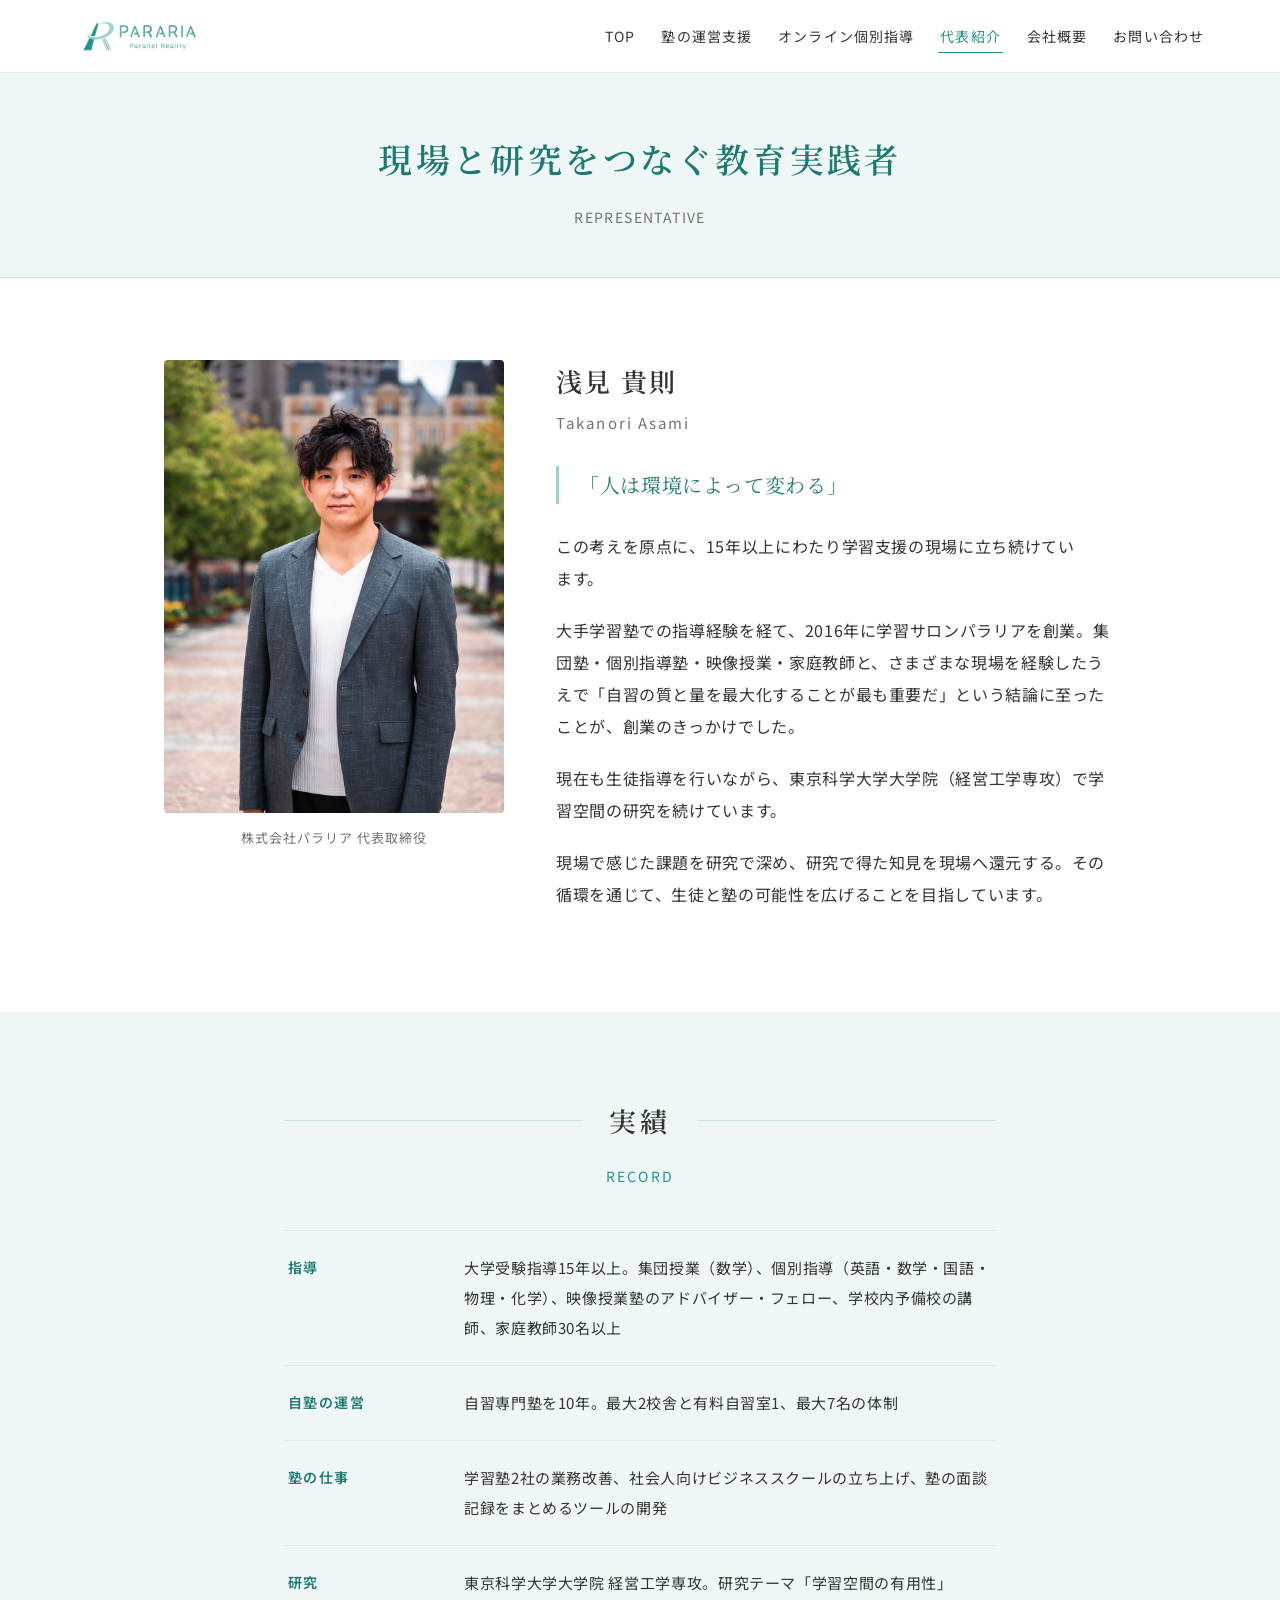
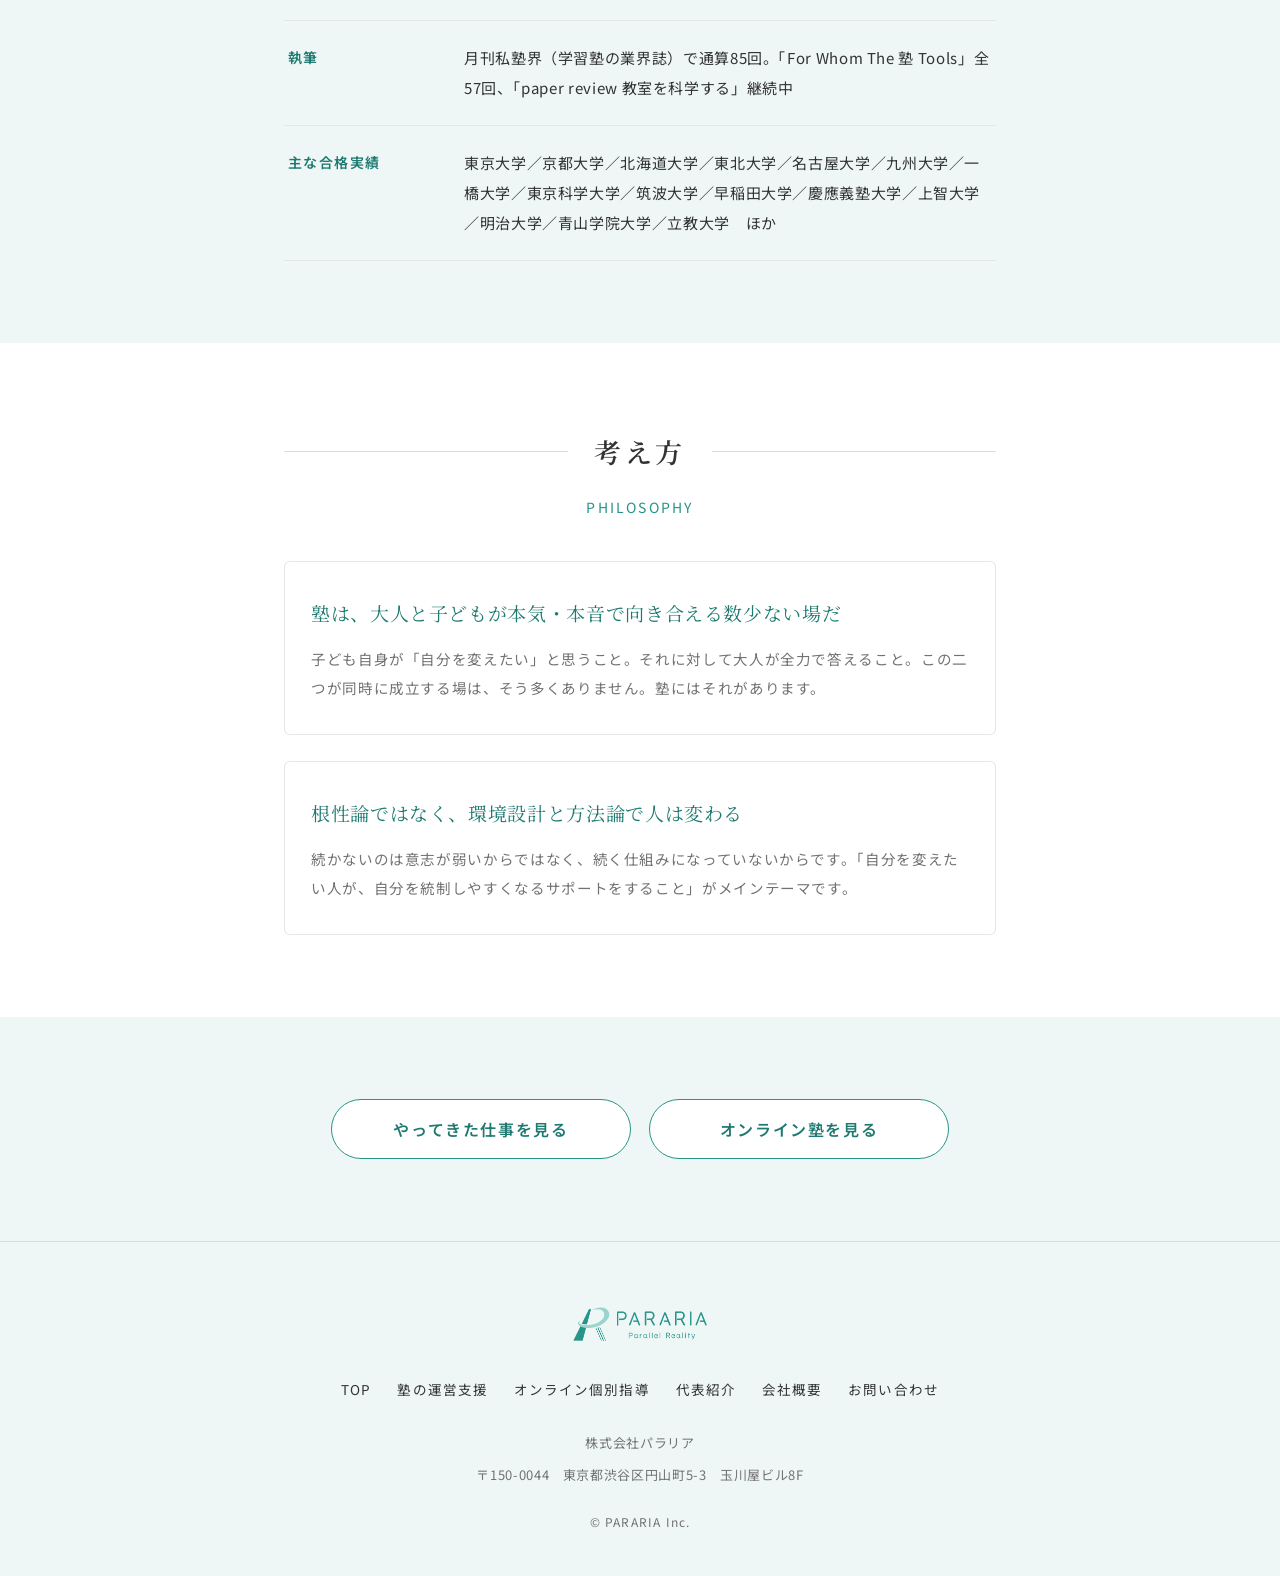
<file: profile.html>
<!DOCTYPE html>
<html lang="ja">
<head>
<meta charset="UTF-8">
<meta name="viewport" content="width=device-width, initial-scale=1">
<title>代表紹介｜株式会社パラリア</title>
<meta name="description" content="株式会社パラリア 代表取締役 浅見貴則。現場と研究をつなぐ教育実践者。15年以上にわたり学習支援の現場に立ち続け、2016年にパラリアを創業。学習空間の研究を続けています。">
<link rel="icon" href="assets/img/logo-mark.png">
<link rel="preconnect" href="https://fonts.googleapis.com">
<link rel="preconnect" href="https://fonts.gstatic.com" crossorigin>
<link href="https://fonts.googleapis.com/css2?family=Noto+Sans+JP:wght@400;500;600;700&family=Noto+Serif+JP:wght@500;600&display=swap" rel="stylesheet">
<link rel="canonical" href="https://www.pararia.jp/profile.html">
<link rel="stylesheet" href="assets/style.css">
</head>
<body>

<header class="header">
  <div class="header-inner">
    <a class="brand" href="index.html"><img src="assets/img/logo.png" alt="PARARIA Parallel Reality"></a>
    <nav class="nav">
      <ul>
        <li><a href="index.html">TOP</a></li>
        <li><a href="corporate.html">塾の運営支援</a></li>
        <li><a href="online.html">オンライン個別指導</a></li>
        <li><a href="profile.html" aria-current="page">代表紹介</a></li>
        <li><a href="company.html">会社概要</a></li>
        <li><a href="contact.html">お問い合わせ</a></li>
      </ul>
    </nav>
  </div>
</header>

<main>

  <section class="pagehead">
    <h1>現場と研究をつなぐ教育実践者</h1>
    <p>REPRESENTATIVE</p>
  </section>

  <section class="section">
    <div class="wrap">
      <div class="profile">
        <div class="profile-photo">
          <img src="assets/img/asami.jpg" alt="株式会社パラリア 代表取締役 浅見貴則">
          <p class="cap">株式会社パラリア 代表取締役</p>
        </div>
        <div class="profile-body">
          <h2>浅見 貴則</h2>
          <p class="name">Takanori Asami</p>

          <p class="quote">「人は環境によって変わる」</p>

          <p>この考えを原点に、15年以上にわたり学習支援の現場に立ち続けています。</p>

          <p>大手学習塾での指導経験を経て、2016年に学習サロンパラリアを創業。集団塾・個別指導塾・映像授業・家庭教師と、さまざまな現場を経験したうえで「自習の質と量を最大化することが最も重要だ」という結論に至ったことが、創業のきっかけでした。</p>

          <p>現在も生徒指導を行いながら、東京科学大学大学院（経営工学専攻）で学習空間の研究を続けています。</p>

          <p>現場で感じた課題を研究で深め、研究で得た知見を現場へ還元する。その循環を通じて、生徒と塾の可能性を広げることを目指しています。</p>
        </div>
      </div>
    </div>
  </section>

  <!-- 実績 -->
  <section class="section tint">
    <div class="wrap narrow">
      <h2 class="section-title">実績</h2>
      <p class="section-sub">RECORD</p>
      <div class="reclist">
        <dl>
          <dt>指導</dt>
          <dd>大学受験指導15年以上。集団授業（数学）、個別指導（英語・数学・国語・物理・化学）、映像授業塾のアドバイザー・フェロー、学校内予備校の講師、家庭教師30名以上</dd>
        </dl>
        <dl>
          <dt>自塾の運営</dt>
          <dd>自習専門塾を10年。最大2校舎と有料自習室1、最大7名の体制</dd>
        </dl>
        <dl>
          <dt>塾の仕事</dt>
          <dd>学習塾2社の業務改善、社会人向けビジネススクールの立ち上げ、塾の面談記録をまとめるツールの開発</dd>
        </dl>
        <dl>
          <dt>研究</dt>
          <dd>東京科学大学大学院 経営工学専攻。研究テーマ「学習空間の有用性」</dd>
        </dl>
        <dl>
          <dt>執筆</dt>
          <dd>月刊私塾界（学習塾の業界誌）で通算85回。「For Whom The 塾 Tools」全57回、「paper review 教室を科学する」継続中</dd>
        </dl>
        <dl>
          <dt>主な合格実績</dt>
          <dd>東京大学／京都大学／北海道大学／東北大学／名古屋大学／九州大学／一橋大学／東京科学大学／筑波大学／早稲田大学／慶應義塾大学／上智大学／明治大学／青山学院大学／立教大学　ほか</dd>
        </dl>
      </div>
    </div>
  </section>

  <!-- 考え方 -->
  <section class="section">
    <div class="wrap narrow">
      <h2 class="section-title">考え方</h2>
      <p class="section-sub">PHILOSOPHY</p>
      <div class="cards c3" style="grid-template-columns:1fr">
        <div class="card" style="text-align:left">
          <p style="font-family:var(--serif);font-size:19px;color:var(--teal-dark);margin:0 0 12px;text-align:left">塾は、大人と子どもが本気・本音で向き合える数少ない場だ</p>
          <p>子ども自身が「自分を変えたい」と思うこと。それに対して大人が全力で答えること。この二つが同時に成立する場は、そう多くありません。塾にはそれがあります。</p>
        </div>
        <div class="card" style="text-align:left">
          <p style="font-family:var(--serif);font-size:19px;color:var(--teal-dark);margin:0 0 12px;text-align:left">根性論ではなく、環境設計と方法論で人は変わる</p>
          <p>続かないのは意志が弱いからではなく、続く仕組みになっていないからです。「自分を変えたい人が、自分を統制しやすくなるサポートをすること」がメインテーマです。</p>
        </div>
      </div>
    </div>
  </section>

  <section class="section tint">
    <div class="wrap narrow">
      <div class="btns" style="margin-top:0">
        <a class="btn ghost" href="corporate.html">やってきた仕事を見る</a>
        <a class="btn ghost" href="online.html">オンライン塾を見る</a>
      </div>
    </div>
  </section>

</main>

<footer class="footer">
  <div class="wrap">
    <img class="flogo" src="assets/img/logo.png" alt="PARARIA">
    <nav>
      <ul>
        <li><a href="index.html">TOP</a></li>
        <li><a href="corporate.html">塾の運営支援</a></li>
        <li><a href="online.html">オンライン個別指導</a></li>
        <li><a href="profile.html">代表紹介</a></li>
        <li><a href="company.html">会社概要</a></li>
        <li><a href="contact.html">お問い合わせ</a></li>
      </ul>
    </nav>
    <p class="meta">株式会社パラリア</p>
    <p class="meta">〒150-0044　東京都渋谷区円山町5-3　玉川屋ビル8F</p>
    <p class="copy">&copy; PARARIA Inc.</p>
  </div>
</footer>

</body>
</html>
</file>
<file: assets/style.css>
@charset "UTF-8";
/* =========================================================
   PARARIA / 株式会社パラリア コーポレートサイト
   現行サイト（Wix）のデザインを踏襲した静的スタイル
   ブランドカラーはロゴ原本(pararia-yoko.png)から実測した値を正とする
   ========================================================= */

:root{
  --teal:        #279489;  /* ロゴ本体のティール（主色） */
  --teal-dark:   #1E7A71;  /* ホバー・フッター */
  --mint:        #9AD4CC;  /* ロゴのスウッシュ */
  --mint-line:   #C7E4E2;  /* 罫線・表ヘッダ */
  --mint-bg:     #EEF7F6;  /* 淡い面 */
  --navy:        #003A96;  /* 補助（法人向けの締め） */
  --text:        #333333;
  --sub:         #727272;
  --line:        #E3E8E7;
  --white:       #FFFFFF;

  --serif: "Noto Serif JP", "Yu Mincho", "游明朝", "YuMincho", "Hiragino Mincho ProN", serif;
  --sans:  "Noto Sans JP", "Yu Gothic", "游ゴシック", "YuGothic", "Hiragino Sans", "Meiryo", sans-serif;

  --wrap: 1000px;
}

*,*::before,*::after{ box-sizing:border-box; }

html{ scroll-behavior:smooth; }

body{
  margin:0;
  font-family:var(--sans);
  font-size:16px;
  line-height:2;
  color:var(--text);
  background:var(--white);
  -webkit-font-smoothing:antialiased;
  letter-spacing:.04em;
}

img{ max-width:100%; height:auto; display:block; }
a{ color:var(--teal); }

.wrap{ width:100%; max-width:var(--wrap); margin:0 auto; padding:0 24px; }
.narrow{ max-width:760px; }

/* ---------------- ヘッダー ---------------- */
.header{
  position:sticky; top:0; z-index:100;
  background:rgba(255,255,255,.96);
  backdrop-filter:saturate(140%) blur(6px);
  border-bottom:1px solid var(--line);
}
.header-inner{
  display:flex; align-items:center; justify-content:space-between;
  gap:24px; padding:14px 24px; max-width:1180px; margin:0 auto;
}
.brand{ display:block; flex:0 0 auto; }
.brand img{ height:44px; width:auto; }

.nav ul{
  display:flex; flex-wrap:wrap; justify-content:flex-end;
  gap:4px 22px; list-style:none; margin:0; padding:0;
}
.nav a{
  display:inline-block; padding:4px 2px;
  font-size:14px; line-height:1.6; letter-spacing:.08em;
  color:var(--text); text-decoration:none; white-space:nowrap;
  border-bottom:1px solid transparent;
}
.nav a:hover{ color:var(--teal); border-bottom-color:var(--teal); }
.nav a[aria-current="page"]{ color:var(--teal); border-bottom-color:var(--teal); }

/* ---------------- ヒーロー ----------------
   写真を使わず、ブランドカラーのベタ面に白抜きロゴを置く。
   ・閉校した校舎の写真を看板にしなくて済む
   ・代表の顔を出さないので「個人商店」に見えない
   会社として名乗るためだけの面なので、要素はロゴ・一行・補足の3つに絞る。 */
.hero{
  background:var(--teal);
  padding:78px 0 74px;
  text-align:center;
}
.hero .biglogo{
  height:clamp(56px,7.4vw,92px); width:auto;
  margin:0 auto 32px;
}
.hero .rule{
  width:56px; height:1px; background:rgba(255,255,255,.45);
  margin:0 auto 30px;
}
.hero .headline{
  font-family:var(--serif);
  font-size:clamp(21px,3.5vw,34px);
  line-height:1.7; font-weight:600; color:#fff;
  letter-spacing:.06em;
  /* 下の .hero p の max-width:660px がこの見出しにも効くため、
     margin を 0 にすると 660px の箱ごと左へ寄る。auto と max-width 解除で中央に戻す */
  max-width:none; margin:0 auto 24px;
  /* 末尾の句点と字送りの分だけ右に余白が出て、中央揃えでも左寄りに見える。その半分を戻す */
  text-indent:.28em;
}
.hero p{
  margin:0 auto 10px; max-width:660px;
  color:rgba(255,255,255,.93); font-size:15.5px;
}
.hero p:last-child{ margin-bottom:0; }

/* パラリアとは の冒頭に降ろしたステートメント */
.statement{
  font-family:var(--serif);
  font-size:clamp(21px,3.2vw,31px);
  line-height:1.8; font-weight:600; color:var(--teal-dark);
  letter-spacing:.06em; text-align:center;
  margin:0 auto 44px; padding-bottom:34px;
  border-bottom:1px solid var(--mint-line);
}

/* 下層ページの見出し帯 */
.pagehead{
  background:var(--mint-bg);
  border-bottom:1px solid var(--mint-line);
  padding:52px 0 46px; text-align:center;
}
.pagehead h1{
  font-family:var(--serif); font-weight:600;
  font-size:clamp(24px,3.4vw,34px); letter-spacing:.1em;
  margin:0 0 10px; color:var(--teal-dark);
}
.pagehead p{ margin:0; color:var(--sub); font-size:14px; letter-spacing:.1em; }

/* ---------------- セクション ---------------- */
.section{ padding:82px 0; }
.section.tint{ background:var(--mint-bg); }
.section.tight{ padding:56px 0; }

.section-title{
  display:flex; align-items:center; gap:26px;
  font-family:var(--serif); font-weight:600;
  font-size:clamp(20px,2.8vw,27px); letter-spacing:.14em;
  color:var(--text); margin:0 0 14px; text-align:center;
}
.section-title::before,
.section-title::after{
  content:""; flex:1 1 0; height:1px; background:var(--mint-line);
}
.section-sub{
  text-align:center; color:var(--teal); font-size:14px;
  letter-spacing:.16em; margin:0 0 40px;
}
.lead{ text-align:center; font-size:16px; margin:0 auto 40px; max-width:760px; }

/* ---------------- 日本語の改行 ----------------
   「〜ありません。」の「ん。」だけが次行に落ちるのを防ぐ。
   auto-phrase＝文節で折り返す／balance＝行の長さを揃える／pretty＝最終行を1語にしない。
   いずれも未対応ブラウザでは既定値と同じ挙動になるので、壊れる方向の副作用が無い */
h1, h2, h3,
.statement, .section-title, .lead, .page-title{
  word-break:auto-phrase; text-wrap:balance;
}
p, li, dd, dt{ text-wrap:pretty; }
/* ここで絶対に割らせたくない語句に付ける（auto-phrase 非対応ブラウザ向けの保険） */
.nobr{ white-space:nowrap; }
.lead strong{ color:var(--teal-dark); }

/* ---------------- ボタン ---------------- */
.btns{ display:flex; flex-wrap:wrap; gap:18px; justify-content:center; margin-top:44px; }
.btn{
  display:inline-flex; align-items:center; justify-content:center; gap:.5em;
  min-width:300px; padding:17px 34px;
  background:var(--teal); color:#fff; text-decoration:none;
  border:1px solid var(--teal); border-radius:999px;
  font-size:16px; font-weight:600; letter-spacing:.1em; line-height:1.5;
  transition:background .2s, color .2s, transform .2s;
}
.btn:hover{ background:var(--teal-dark); border-color:var(--teal-dark); transform:translateY(-1px); }
.btn.ghost{ background:#fff; color:var(--teal-dark); }
.btn.ghost:hover{ background:var(--teal); color:#fff; }
.btn.sm{ min-width:200px; padding:12px 26px; font-size:14px; }

/* ---------------- 2つの入口 ---------------- */
.gates{ display:grid; grid-template-columns:repeat(2,1fr); gap:28px; }
.gate{
  display:flex; flex-direction:column;
  background:#fff; border:1px solid var(--mint-line); border-radius:6px;
  padding:38px 32px 32px; text-align:center;
  color:var(--text); text-decoration:none;
  transition:box-shadow .25s, transform .25s;
}
.gate,.gate *{ text-decoration:none; }
.gate:hover{ box-shadow:0 10px 30px rgba(39,148,137,.13); transform:translateY(-2px); }
.gate .tag{
  display:inline-block; align-self:center;
  background:var(--teal); color:#fff; border-radius:999px;
  font-size:12px; letter-spacing:.16em; padding:5px 18px; margin-bottom:20px;
}
.gate h3{
  font-family:var(--serif); font-size:21px; font-weight:600;
  letter-spacing:.08em; margin:0 0 14px; line-height:1.7;
}
.gate p{ margin:0 0 26px; font-size:14.5px; color:var(--sub); text-align:left; }
.gate .btn{ min-width:0; width:100%; margin-top:auto; }

/* ---------------- カード（3列・4列） ---------------- */
.cards{ display:grid; gap:26px; }
.cards.c3{ grid-template-columns:repeat(3,1fr); }
.cards.c4{ grid-template-columns:repeat(4,1fr); }
.card{
  background:#fff; border:1px solid var(--line); border-radius:6px;
  padding:32px 26px; text-align:center;
}
.card .num{
  display:inline-flex; align-items:center; justify-content:center;
  width:34px; height:34px; border-radius:50%;
  background:var(--mint); color:#fff; font-size:14px; font-weight:700;
  margin-bottom:16px;
}
.card h3{
  font-size:17px; font-weight:600; letter-spacing:.06em;
  color:var(--teal-dark); margin:0 0 12px; line-height:1.7;
}
.card p{ margin:0; font-size:14.5px; color:var(--sub); text-align:left; }

/* VALUES */
.values{ display:grid; grid-template-columns:repeat(3,1fr); gap:0; border:1px solid var(--mint-line); }
.value{ padding:38px 30px; text-align:center; border-right:1px solid var(--mint-line); background:#fff; }
.value:last-child{ border-right:0; }
.value .no{ font-family:var(--serif); font-size:13px; letter-spacing:.2em; color:var(--mint); display:block; margin-bottom:14px; }
.value h3{ font-family:var(--serif); font-size:19px; font-weight:600; letter-spacing:.08em; margin:0 0 14px; color:var(--teal-dark); line-height:1.7; }
.value p{ margin:0; font-size:14px; color:var(--sub); }

/* ---------------- 実践と研究（2軸を並べて「両方ある」ことを一目で見せる） ---------------- */
.axes{ display:grid; grid-template-columns:1fr 1fr; gap:0; border:1px solid var(--mint-line); background:#fff; }
.axis{ padding:38px 34px; border-right:1px solid var(--mint-line); }
.axis:last-child{ border-right:0; }
.axis-label{
  display:block; font-family:var(--serif); font-size:20px; font-weight:600;
  color:var(--teal-dark); letter-spacing:.18em; text-align:center;
  padding-bottom:18px; margin-bottom:26px; border-bottom:1px solid var(--mint-line);
}
.axis dl{ margin:0 0 24px; }
.axis dl:last-child{ margin-bottom:0; }
.axis dt{
  font-size:15px; font-weight:600; color:var(--text); letter-spacing:.08em;
  margin:0 0 7px; padding-left:16px; position:relative;
}
.axis dt::before{
  content:""; position:absolute; left:0; top:.66em;
  width:7px; height:7px; background:var(--mint); border-radius:50%;
}
.axis dd{ margin:0; padding-left:16px; font-size:14.5px; color:var(--sub); line-height:1.85; }

/* ---------------- 写真帯 ---------------- */
.photos{ display:grid; grid-template-columns:repeat(3,1fr); gap:14px; }
.photos img{ width:100%; aspect-ratio:1/.92; object-fit:cover; border-radius:3px; }

/* ---------------- 代表 ---------------- */
.profile{ display:grid; grid-template-columns:340px 1fr; gap:52px; align-items:start; }
.profile-photo img{ width:100%; border-radius:4px; }
.profile-photo .cap{ margin-top:12px; text-align:center; font-size:13px; color:var(--sub); letter-spacing:.08em; }
.profile-body h2{
  font-family:var(--serif); font-size:26px; font-weight:600;
  letter-spacing:.08em; margin:0 0 6px; line-height:1.6;
}
.profile-body .name{ font-size:15px; color:var(--sub); letter-spacing:.14em; margin:0 0 28px; }
.profile-body .quote{
  font-family:var(--serif); font-size:20px; color:var(--teal-dark);
  border-left:3px solid var(--mint); padding-left:20px; margin:0 0 26px; line-height:1.9;
}
.profile-body p{ margin:0 0 20px; }

/* ---------------- 定義リスト（会社概要） ---------------- */
.deflist{ border-top:1px solid var(--line); background:#fff; }
/* 淡い面のセクションに置いたときは、見出し列が背景と同化しないよう枠で締める */
.section.tint .deflist{ border:1px solid var(--line); border-radius:4px; overflow:hidden; }
.deflist dl{ display:grid; grid-template-columns:200px 1fr; margin:0; border-bottom:1px solid var(--line); }
/* 見出し語が長い一覧（業種名など）は見出し列を広げて折り返させない */
.deflist.wide dl{ grid-template-columns:230px 1fr; }
.deflist dt{ padding:20px 16px; background:var(--mint-bg); font-weight:600; font-size:14.5px; letter-spacing:.1em; }
.deflist dd{ padding:20px 20px; margin:0; font-size:15px; }

/* ---------------- 実績の列挙 ----------------
   deflist より軽い見せ方。背景色も枠も持たず、罫線だけで区切る */
.reclist{ border-top:1px solid var(--line); }
.reclist dl{
  display:grid; grid-template-columns:150px 1fr; gap:0 26px;
  margin:0; padding:22px 4px; border-bottom:1px solid var(--line);
}
.reclist dt{
  font-size:14px; font-weight:600; color:var(--teal-dark); letter-spacing:.1em;
}
.reclist dd{ margin:0; font-size:15px; }

/* ---------------- 研究の図 ----------------
   本文中では縮んで文字が読めないので、クリックで原寸を別タブに開く */
.fig{ margin:46px 0 0; }
.fig a{ display:block; }
.fig img{
  width:100%; display:block; background:#fff;
  border:1px solid var(--mint-line); border-radius:3px;
}
.fig a:hover img{ border-color:var(--teal); }
.fig figcaption{
  margin-top:15px; font-size:13px; color:var(--sub);
  text-align:center; line-height:1.9;
}
.fig .zoom{ color:var(--teal-dark); }

/* 図の拡大表示（JSなし・:target で開閉する）。
   別タブで画像を開くと戻る手段が無くなるため、同じページの上に重ねる */
.lightbox{
  display:none; position:fixed; z-index:200;
  top:0; left:0; right:0; bottom:0; width:100%;
  height:100vh; height:100dvh;   /* dvh はスマホのアドレスバー出没に追従する */
  background:rgba(18,44,41,.94); padding:7vh 5vw 5vh;
  align-items:center; justify-content:center; text-decoration:none;
  overflow:auto;
}
.lightbox:target{ display:flex; }
.lightbox img{
  max-width:100%; max-height:86vh; width:auto;
  background:#fff; border-radius:3px;
}
.lightbox .lightbox-close{
  position:absolute; top:22px; right:30px; color:#fff;
  font-size:15px; letter-spacing:.1em; font-family:var(--sans);
  border:1px solid rgba(255,255,255,.5); border-radius:3px;
  padding:7px 16px;
}
.lightbox .lightbox-close:hover{ background:rgba(255,255,255,.16); }
@media (max-width:640px){
  .lightbox{ padding:64px 16px 24px; }
  .lightbox .lightbox-close{ top:14px; right:14px; }
}

/* 実績リストの中を性質で割る小見出し（主催／登壇／委員 など） */
.sub-head{
  font-size:12.5px; font-weight:600; letter-spacing:.18em; color:var(--teal);
  margin:40px 0 6px;
}
.sub-head:first-child{ margin-top:0; }

/* ---------------- 表 ---------------- */
.table-wrap{ overflow-x:auto; }
table.price{
  width:100%; border-collapse:collapse; margin:0 auto; background:#fff;
  min-width:520px;
}
table.price th, table.price td{
  border:1px solid var(--mint-line); padding:16px 14px;
  text-align:center; font-size:15px; line-height:1.7;
}
table.price thead th{ background:var(--mint-line); font-weight:600; letter-spacing:.08em; }
table.price tbody th{ background:var(--mint-bg); font-weight:600; width:26%; }
table.price .fee{ font-size:18px; font-weight:700; color:var(--teal-dark); }
.table-note{ text-align:center; font-size:13px; color:var(--sub); margin-top:16px; }

/* ---------------- 流れ ---------------- */
.flow{ display:grid; grid-template-columns:repeat(5,1fr); gap:12px; }
.flow .step{ background:#fff; border:1px solid var(--mint-line); border-radius:6px; padding:24px 16px; text-align:center; position:relative; }
.flow .step .no{ display:block; font-family:var(--serif); color:var(--mint); font-size:13px; letter-spacing:.2em; margin-bottom:10px; }
.flow .step h3{ font-size:15px; font-weight:600; margin:0 0 8px; color:var(--teal-dark); line-height:1.6; }
.flow .step p{ margin:0; font-size:13px; color:var(--sub); }

/* ---------------- FAQ ---------------- */
.faq{ border-top:1px solid var(--line); }
.faq details{ border-bottom:1px solid var(--line); }
.faq summary{
  cursor:pointer; list-style:none; padding:22px 44px 22px 40px;
  font-size:16px; font-weight:600; position:relative; line-height:1.8;
}
.faq summary::-webkit-details-marker{ display:none; }
.faq summary::before{
  content:"Q."; position:absolute; left:0; top:22px;
  color:var(--teal); font-family:var(--serif); font-weight:700;
}
.faq summary::after{
  content:""; position:absolute; right:8px; top:32px;
  width:9px; height:9px; border-right:1.5px solid var(--teal); border-bottom:1.5px solid var(--teal);
  transform:rotate(45deg); transition:transform .2s;
}
.faq details[open] summary::after{ transform:rotate(-135deg); top:36px; }
.faq .a{ padding:0 44px 24px 40px; position:relative; color:var(--sub); font-size:15px; }
.faq .a::before{
  content:"A."; position:absolute; left:0; top:0;
  color:var(--mint); font-family:var(--serif); font-weight:700;
}

/* ---------------- 実績数値 ---------------- */
.stats{ display:grid; grid-template-columns:repeat(4,1fr); gap:0; border:1px solid var(--mint-line); background:#fff; }
.stats.c3{ grid-template-columns:repeat(3,1fr); }
.stats.c3{ grid-template-columns:repeat(3,1fr); }
.stat{ padding:32px 18px; text-align:center; border-right:1px solid var(--mint-line); }
.stat:last-child{ border-right:0; }
.stat .v{ font-family:var(--serif); font-size:30px; font-weight:600; color:var(--teal-dark); line-height:1.3; display:block; }
.stat .v small{ font-size:15px; margin-left:2px; }
.stat .k{ font-size:13px; color:var(--sub); letter-spacing:.1em; margin-top:8px; display:block; }

/* 未確定の値であることを画面上で明示する（そのまま公開させないための印） */
.todo{
  background:#FFF4CC; color:#8A6A00; border:1px dashed #E0B500;
  border-radius:3px; padding:1px 8px; font-size:13px; font-weight:600;
  font-family:var(--sans); letter-spacing:.04em; white-space:nowrap;
}

/* ---------------- お問い合わせ ---------------- */
.contact-box{
  border:1px solid var(--mint-line); border-radius:6px; background:#fff;
  padding:44px 36px; text-align:center;
}
.contact-list{ list-style:none; margin:0 0 8px; padding:0; }
.contact-list li{ padding:18px 0; border-bottom:1px solid var(--line); }
.contact-list li:last-child{ border-bottom:0; }
.contact-list .k{ display:block; font-size:12px; letter-spacing:.2em; color:var(--teal); margin-bottom:4px; }
.contact-list .v{ font-family:var(--serif); font-size:22px; letter-spacing:.06em; }
.contact-list .v a{ text-decoration:none; color:var(--text); }
.contact-list .v a:hover{ color:var(--teal); }

/* ---------------- お問い合わせの2窓口 ----------------
   .gate と違い、中にボタンとリンクを2つ置くので a 要素にできない。別クラスにしてある */
.windows{ display:grid; grid-template-columns:repeat(2,1fr); gap:28px; }
.window{
  border:1px solid var(--mint-line); border-radius:6px; background:#fff;
  padding:40px 34px; display:flex; flex-direction:column;
}
.window .tag{
  display:inline-block; align-self:flex-start; background:var(--mint-bg);
  color:var(--teal-dark); font-size:12px; letter-spacing:.14em;
  padding:5px 13px; border-radius:2px; margin-bottom:20px;
}
.window h3{
  font-family:var(--serif); font-size:21px; font-weight:600;
  color:var(--teal-dark); line-height:1.65; margin:0 0 16px;
}
.window p{ margin:0 0 12px; font-size:14.5px; color:var(--sub); }
.window .addr{
  font-family:var(--serif); font-size:17px; letter-spacing:.04em;
  word-break:break-all; margin-bottom:26px;
}
.window .addr a{ color:var(--text); text-decoration:none; }
.window .addr a:hover{ color:var(--teal); }
.window .to{ margin-top:auto; }
.window .to .btn{ width:100%; min-width:0; }
.window .sub-link{
  display:block; text-align:center; margin-top:15px;
  font-size:13.5px; color:var(--teal-dark);
}

/* ---------------- お問い合わせフォーム ----------------
   見た目は自前で持ち、送信先だけ Google フォームに投げる。
   Google フォームを埋め込むと、そこだけ別サイトの顔になるため */
.form{ max-width:640px; margin:0 auto; }
.form-row{ margin-bottom:28px; }
.form-row label{
  display:block; font-size:14px; font-weight:600;
  letter-spacing:.06em; margin-bottom:9px;
}
.form-row .req{
  display:inline-block; margin-left:9px; padding:2px 8px;
  background:var(--teal); color:#fff; border-radius:2px;
  font-size:11px; font-weight:600; letter-spacing:.1em; vertical-align:1px;
}
.form-row .opt{
  display:inline-block; margin-left:9px; padding:2px 8px;
  background:var(--mint-bg); color:var(--sub); border:1px solid var(--mint-line);
  border-radius:2px; font-size:11px; letter-spacing:.1em; vertical-align:1px;
}
.form-row .hint{ display:block; font-size:12.5px; color:var(--sub); margin-top:7px; }
.form input[type=text],
.form input[type=email],
.form input[type=tel],
.form select,
.form textarea{
  width:100%; padding:13px 15px;
  border:1px solid var(--mint-line); border-radius:4px;
  background:#fff; color:var(--text);
  font-family:var(--sans); font-size:15.5px; line-height:1.8;
  letter-spacing:.04em;
}
.form textarea{ min-height:170px; resize:vertical; }
.form input:focus, .form select:focus, .form textarea:focus{
  outline:none; border-color:var(--teal);
  box-shadow:0 0 0 3px rgba(39,148,137,.14);
}
.form .send{ text-align:center; margin-top:40px; }
.form .send .btn{ min-width:280px; cursor:pointer; font-family:var(--sans); }
.form .note{
  font-size:13px; color:var(--sub); text-align:center;
  margin-top:18px; line-height:1.9;
}
/* 送信後に出す控えめな完了表示 */
.form-done{
  border:1px solid var(--mint-line); border-radius:6px; background:#fff;
  padding:52px 34px; text-align:center; max-width:640px; margin:0 auto;
}
.form-done h3{
  font-family:var(--serif); font-size:21px; font-weight:600;
  color:var(--teal-dark); margin:0 0 16px; letter-spacing:.06em;
}
.form-done p{ margin:0 0 8px; font-size:15px; color:var(--sub); }

/* ---------------- フッター ---------------- */
.footer{ background:var(--mint-bg); border-top:1px solid var(--mint-line); padding:56px 0 30px; text-align:center; }
.footer .flogo{ height:52px; width:auto; margin:0 auto 22px; }
.footer nav ul{ display:flex; flex-wrap:wrap; justify-content:center; gap:8px 26px; list-style:none; margin:0 0 26px; padding:0; }
.footer nav a{ font-size:13.5px; color:var(--text); text-decoration:none; letter-spacing:.08em; }
.footer nav a:hover{ color:var(--teal); }
.footer .meta{ font-size:13px; color:var(--sub); margin:0 0 6px; }
.footer .copy{ font-size:12px; color:var(--sub); letter-spacing:.1em; margin-top:22px; }

/* ---------------- レスポンシブ ---------------- */
@media (max-width:900px){
  .gates{ grid-template-columns:1fr; }
  .cards.c3,.cards.c4{ grid-template-columns:repeat(2,1fr); }
  .values{ grid-template-columns:1fr; }
  .value{ border-right:0; border-bottom:1px solid var(--mint-line); }
  .value:last-child{ border-bottom:0; }
  .windows{ grid-template-columns:1fr; }
  .axes{ grid-template-columns:1fr; }
  .axis{ border-right:0; border-bottom:1px solid var(--mint-line); }
  .axis:last-child{ border-bottom:0; }
  .profile{ grid-template-columns:1fr; gap:34px; }
  .profile-photo{ max-width:300px; margin:0 auto; }
  .flow{ grid-template-columns:repeat(2,1fr); }
  .stats{ grid-template-columns:repeat(2,1fr); }
  .stat:nth-child(2n){ border-right:0; }
  .stat:nth-child(-n+2){ border-bottom:1px solid var(--mint-line); }
  /* 3枠版は狭い画面では縦積み（2列だと1枠だけ余って形が崩れる） */
  .stats.c3{ grid-template-columns:1fr; }
  .stats.c3 .stat{ border-right:0; border-bottom:1px solid var(--mint-line); }
  .stats.c3 .stat:last-child{ border-bottom:0; }
  .reclist dl{ grid-template-columns:1fr; gap:8px 0; }
  .deflist dl{ grid-template-columns:1fr; }
  /* .deflist.wide dl は基本側の詳細度が高く、この指定だけでは負ける。明示して潰す */
  .deflist.wide dl{ grid-template-columns:1fr; }
  .deflist dt{ padding:14px 16px; }
  .deflist dd{ padding:14px 16px 20px; }
}

@media (max-width:640px){
  body{ font-size:15px; line-height:1.95; }
  .header-inner{ flex-direction:column; gap:12px; padding:12px 16px; }
  .brand img{ height:38px; }
  .nav ul{ justify-content:center; gap:2px 16px; }
  .nav a{ font-size:12.5px; letter-spacing:.04em; }
  .section{ padding:56px 0; }
  .section-title{ gap:14px; }
  .cards.c3,.cards.c4{ grid-template-columns:1fr; }
  .photos{ grid-template-columns:1fr; }
  .flow{ grid-template-columns:1fr; }
  .btn{ min-width:0; width:100%; }
  .contact-box{ padding:32px 20px; }
  .hero{ padding:54px 0 50px; }
  .hero .biglogo{ margin-bottom:26px; }
  .hero .rule{ margin-bottom:24px; }
}

/* ---------------- 事例写真（/card） ---------------- */
.casephotos{ display:grid; grid-template-columns:repeat(2,1fr); gap:26px 24px; }
.casephotos figure{ margin:0; }
.casephotos img{ width:100%; aspect-ratio:4/3; object-fit:cover; border-radius:3px; display:block; }
.casephotos figcaption{ margin-top:11px; font-size:13.5px; line-height:1.85; color:var(--sub); }
.casephotos figcaption b{ display:block; color:var(--text); font-weight:600; letter-spacing:.06em; margin-bottom:3px; font-size:14px; }
@media(max-width:700px){ .casephotos{ grid-template-columns:1fr; } }
</file>
